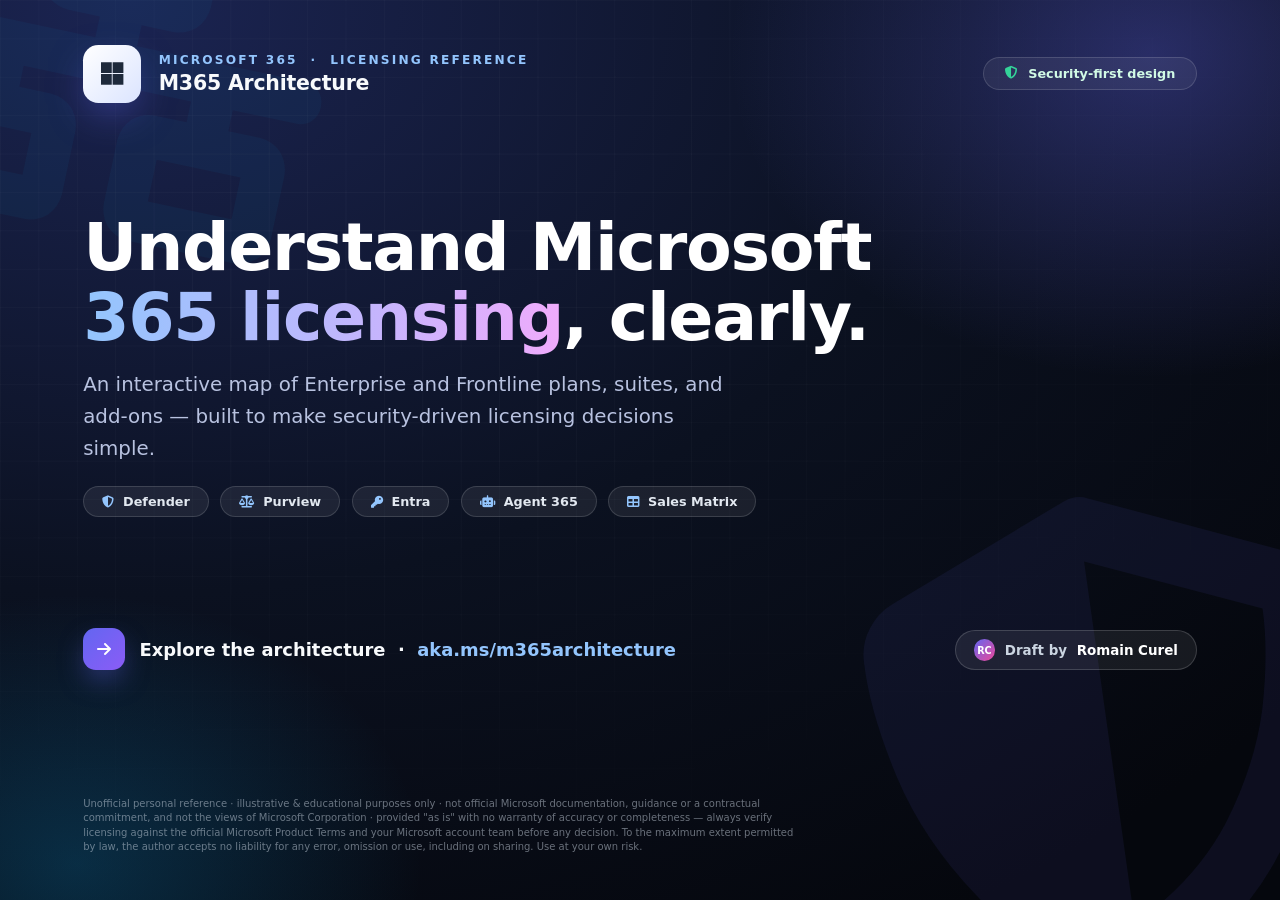
<file: index.html>
<!DOCTYPE html>
<html lang="en">
<head>
  <meta charset="UTF-8"/>
  <meta name="viewport" content="width=device-width, initial-scale=1.0"/>
  <meta http-equiv="Content-Security-Policy" content="default-src 'self'; script-src 'self' 'unsafe-inline'; style-src 'self' 'unsafe-inline' https://cdnjs.cloudflare.com; font-src 'self' https://cdnjs.cloudflare.com data:; img-src 'self' data:; connect-src 'self'; object-src 'none'; base-uri 'self'; form-action 'self';"/>
  <title>M365 Architecture — Microsoft 365 Licensing, Explained</title>
  <meta name="description" content="An interactive map of Microsoft 365 Enterprise and Frontline plans, suites, and add-ons — built to make security-driven licensing decisions simple."/>

  <!-- Social share preview (Teams/Outlook link unfurl) -->
  <meta property="og:title" content="M365 Architecture — Understand Microsoft 365 licensing, clearly."/>
  <meta property="og:description" content="An interactive map of Enterprise and Frontline plans, suites, and add-ons."/>
  <meta property="og:image" content="cover.png"/>
  <meta property="og:type" content="website"/>

  <link rel="stylesheet" href="https://cdnjs.cloudflare.com/ajax/libs/font-awesome/6.4.0/css/all.min.css"
        integrity="sha384-iw3OoTErCYJJB9mCa8LNS2hbsQ7M3C0EpIsO/H5+EGAkPGc6rk+V8i04oW/K5xq0"
        crossorigin="anonymous" referrerpolicy="no-referrer"/>

  <style>
    :root { color-scheme: dark; }
    * { margin: 0; padding: 0; box-sizing: border-box; }
    html, body {
      width: 100%;
      height: 100%;
      overflow: hidden; /* the hero always fills the viewport exactly, no scroll */
      font-family: 'Segoe UI', system-ui, -apple-system, sans-serif;
    }

    .cover {
      position: relative;
      width: 100vw;
      height: 100dvh; /* adapts to mobile browser chrome too */
      background:
        radial-gradient(55% 60% at 90% 6%, rgba(99,102,241,0.35) 0%, transparent 60%),
        radial-gradient(45% 50% at 6% 96%, rgba(14,165,233,0.22) 0%, transparent 60%),
        radial-gradient(120% 120% at 10% 0%, #1b2452 0%, #0b1120 55%, #05070d 100%);
      overflow: hidden;
      display: block;
      text-decoration: none;
      color: inherit;
      cursor: pointer;
    }

    /* faint security grid texture */
    .grid-overlay {
      position: absolute; inset: 0;
      background-image:
        linear-gradient(rgba(255,255,255,0.035) 1px, transparent 1px),
        linear-gradient(90deg, rgba(255,255,255,0.035) 1px, transparent 1px);
      background-size: clamp(28px, 3vw, 56px) clamp(28px, 3vw, 56px);
      -webkit-mask-image: radial-gradient(120% 100% at 30% 30%, black 0%, transparent 75%);
      mask-image: radial-gradient(120% 100% at 30% 30%, black 0%, transparent 75%);
    }

    /* giant faint shield / network watermarks, scaled with viewport */
    .shield-watermark {
      position: absolute;
      right: -6vw; bottom: -10vh;
      font-size: min(45vw, 55vh);
      color: rgba(99,102,241,0.08);
      transform: rotate(-8deg);
      pointer-events: none;
    }
    .shield-watermark-2 {
      position: absolute;
      left: -8vw; top: -12vh;
      font-size: min(30vw, 38vh);
      color: rgba(14,165,233,0.05);
      transform: rotate(12deg);
      pointer-events: none;
    }

    .content {
      position: relative;
      z-index: 2;
      height: 100%;
      width: 100%;
      padding: clamp(24px, 5vh, 96px) clamp(24px, 6.5vw, 120px);
      display: flex;
      flex-direction: column;
      justify-content: space-between;
      gap: clamp(16px, 2vh, 32px);
    }

    .top-row {
      display: flex;
      align-items: center;
      justify-content: space-between;
      gap: 16px;
      flex-wrap: wrap;
    }

    .brand { display: flex; align-items: center; gap: clamp(12px, 1.4vw, 22px); }
    .brand-logo {
      width: clamp(44px, 4.5vw, 76px);
      height: clamp(44px, 4.5vw, 76px);
      border-radius: clamp(12px, 1.2vw, 20px);
      background: linear-gradient(135deg, #ffffff 0%, #dbe4ff 100%);
      display: flex; align-items: center; justify-content: center;
      box-shadow: 0 14px 40px -10px rgba(99,102,241,0.6);
      flex-shrink: 0;
    }
    .brand-logo i { font-size: clamp(18px, 2vw, 36px); color: #1e293b; }
    .brand-text .eyebrow {
      font-size: clamp(10px, 0.95vw, 17px);
      font-weight: 800; letter-spacing: 0.18em; text-transform: uppercase;
      color: #93c5fd;
      margin-bottom: clamp(2px, 0.4vh, 6px);
      white-space: nowrap;
    }
    .brand-text .name {
      font-size: clamp(16px, 1.6vw, 30px);
      font-weight: 800; color: #f8fafc; letter-spacing: -0.01em;
      white-space: nowrap;
    }

    .security-badge {
      display: flex; align-items: center; gap: clamp(8px, 0.8vw, 14px);
      background: rgba(255,255,255,0.06);
      border: 1px solid rgba(255,255,255,0.14);
      padding: clamp(8px, 0.9vh, 16px) clamp(14px, 1.6vw, 30px);
      border-radius: 999px;
      color: #d1fae5;
      font-size: clamp(11px, 1vw, 19px);
      font-weight: 700;
      white-space: nowrap;
    }
    .security-badge i { color: #34d399; }

    .middle { max-width: 62vw; }
    .middle h1 {
      font-size: clamp(28px, 5.2vw, 98px);
      line-height: 1.05;
      font-weight: 800;
      color: #ffffff;
      letter-spacing: -0.02em;
      margin-bottom: clamp(12px, 1.8vh, 32px);
    }
    .middle h1 span {
      background: linear-gradient(90deg, #93c5fd 0%, #c4b5fd 60%, #f0abfc 100%);
      -webkit-background-clip: text;
      background-clip: text;
      color: transparent;
    }
    .middle p {
      font-size: clamp(13px, 1.55vw, 30px);
      line-height: 1.6;
      color: #b8c2e0;
      font-weight: 500;
      max-width: 52vw;
    }

    .pills { display: flex; gap: clamp(8px, 0.9vw, 16px); margin-top: clamp(16px, 2.4vh, 44px); flex-wrap: wrap; }
    .pill {
      font-size: clamp(11px, 1vw, 19px); font-weight: 700;
      padding: clamp(7px, 0.7vh, 13px) clamp(12px, 1.4vw, 26px);
      border-radius: 999px;
      background: rgba(255,255,255,0.07);
      border: 1px solid rgba(255,255,255,0.14);
      color: #e2e8f0;
      display: inline-flex; align-items: center; gap: clamp(6px, 0.7vw, 12px);
      white-space: nowrap;
    }
    .pill i { font-size: clamp(10px, 0.95vw, 18px); color: #93c5fd; }

    .bottom-row {
      display: flex;
      align-items: flex-end;
      justify-content: space-between;
      gap: 16px;
      flex-wrap: wrap;
    }

    .cta {
      display: flex; align-items: center; gap: clamp(10px, 1.1vw, 20px);
      color: #f8fafc;
      font-size: clamp(13px, 1.4vw, 26px);
      font-weight: 800;
      flex-wrap: wrap;
    }
    .cta .arrow-chip {
      width: clamp(38px, 3.3vw, 64px);
      height: clamp(38px, 3.3vw, 64px);
      border-radius: clamp(10px, 1vw, 18px);
      background: linear-gradient(135deg, #6366f1, #8b5cf6);
      display: flex; align-items: center; justify-content: center;
      box-shadow: 0 12px 30px -8px rgba(99,102,241,0.7);
      flex-shrink: 0;
      transition: transform 0.25s ease;
    }
    .cover:hover .arrow-chip { transform: translateX(4px); }
    .cta .arrow-chip i { color: white; font-size: clamp(13px, 1.25vw, 24px); }
    .cta .url { color: #93c5fd; font-weight: 700; }

    .credit {
      display: flex; align-items: center; gap: clamp(8px, 0.75vw, 14px);
      font-size: clamp(12px, 1.05vw, 20px);
      color: #cbd5e1;
      font-weight: 600;
      background: rgba(255,255,255,0.07);
      border: 1px solid rgba(255,255,255,0.16);
      padding: clamp(8px, 0.8vh, 15px) clamp(14px, 1.4vw, 26px);
      border-radius: 999px;
      white-space: nowrap;
    }
    .credit .avatar {
      width: clamp(20px, 1.7vw, 32px); height: clamp(20px, 1.7vw, 32px);
      border-radius: 50%;
      background: linear-gradient(135deg, #6366f1, #ec4899);
      display: flex; align-items: center; justify-content: center;
      font-size: clamp(9px, 0.75vw, 14px); color: white; font-weight: 800;
      flex-shrink: 0;
    }
    .credit strong { color: #ffffff; font-weight: 800; }

    /* Below ~560px tall or very narrow, drop non-essential chrome to always keep it one full screen */
    @media (max-height: 480px), (max-width: 420px) {
      .middle { max-width: 92vw; }
      .middle p { max-width: 90vw; }
      .security-badge span.full { display: none; }
    }
  </style>
</head>

<body>
  <a class="cover" href="M365/en/architecture.html" aria-label="Open the M365 Architecture tool">
    <div class="grid-overlay"></div>
    <i class="fa-solid fa-network-wired shield-watermark-2"></i>
    <i class="fa-solid fa-shield-halved shield-watermark"></i>

    <div class="content">
      <div class="top-row">
        <div class="brand">
          <div class="brand-logo"><i class="fa-brands fa-microsoft"></i></div>
          <div class="brand-text">
            <div class="eyebrow">Microsoft 365 &nbsp;·&nbsp; Licensing Reference</div>
            <div class="name">M365 Architecture</div>
          </div>
        </div>
        <div class="security-badge"><i class="fa-solid fa-shield-halved"></i> Security-first design</div>
      </div>

      <div class="middle">
        <h1>Understand Microsoft<br/><span>365 licensing</span>, clearly.</h1>
        <p>An interactive map of Enterprise and Frontline plans, suites, and add-ons — built to make security-driven licensing decisions simple.</p>
        <div class="pills">
          <span class="pill"><i class="fa-solid fa-shield-halved"></i> Defender</span>
          <span class="pill"><i class="fa-solid fa-scale-balanced"></i> Purview</span>
          <span class="pill"><i class="fa-solid fa-key"></i> Entra</span>
          <span class="pill"><i class="fa-solid fa-robot"></i> Agent 365</span>
          <span class="pill"><i class="fa-solid fa-table"></i> Sales Matrix</span>
        </div>
      </div>

      <div class="bottom-row">
        <div class="cta">
          <div class="arrow-chip"><i class="fa-solid fa-arrow-right"></i></div>
          <span>Explore the architecture &nbsp;·&nbsp; <span class="url">aka.ms/m365architecture</span></span>
        </div>
        <div class="credit"><span class="avatar">RC</span> Draft by <strong>Romain Curel</strong></div>
      </div>
      <div style="margin-top:16px; font-size:10px; line-height:1.45; color:rgba(203,213,225,0.5); max-width:720px; font-family:'Segoe UI',system-ui,sans-serif;">
        Unofficial personal reference · illustrative &amp; educational purposes only · not official Microsoft documentation, guidance or a contractual commitment, and not the views of Microsoft Corporation · provided "as is" with no warranty of accuracy or completeness — always verify licensing against the official Microsoft Product Terms and your Microsoft account team before any decision. To the maximum extent permitted by law, the author accepts no liability for any error, omission or use, including on sharing. Use at your own risk.
      </div>
    </div>
  </a>
</body>
</html>
</file>
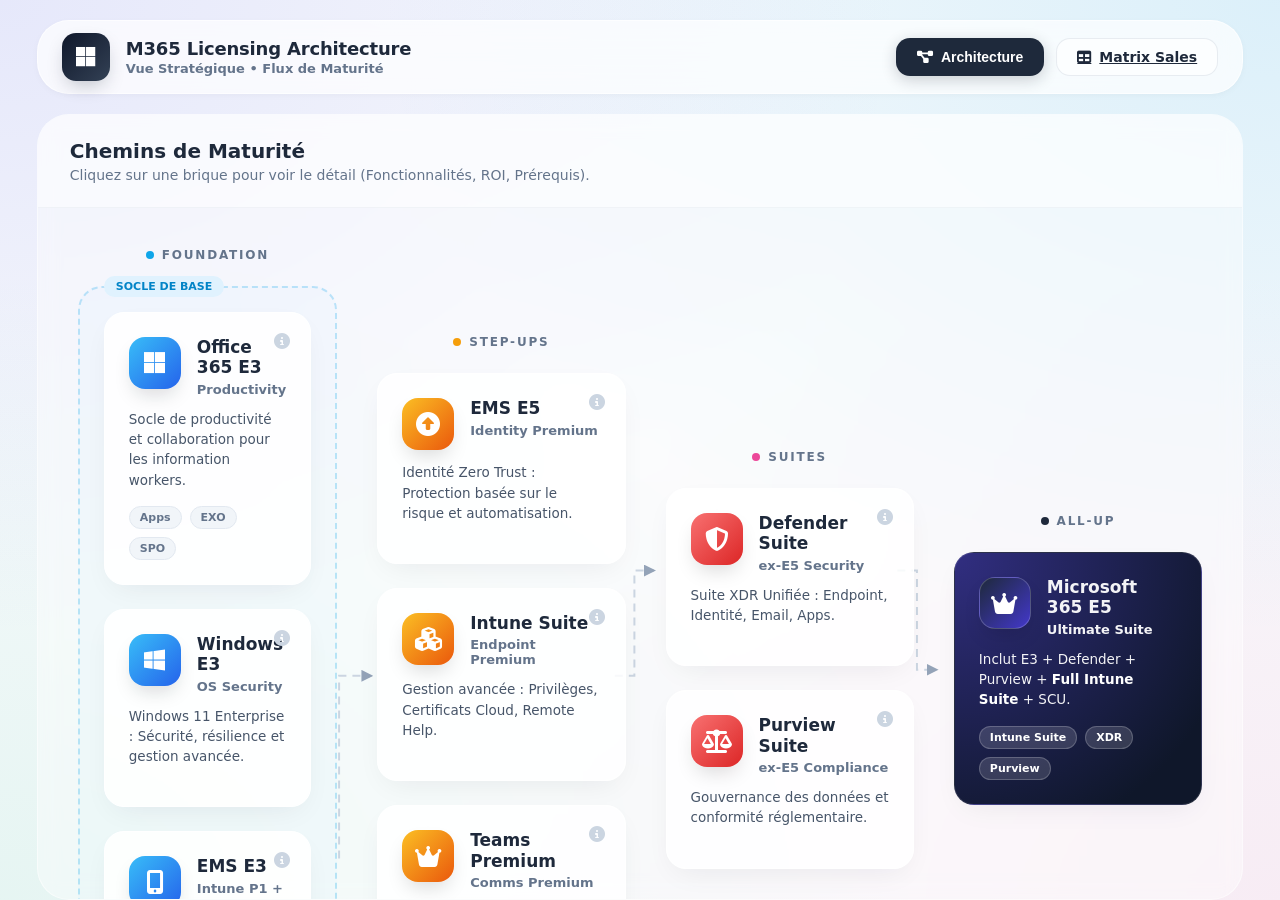
<file: architecture.html>
<!DOCTYPE html>
<html lang="fr">
<head>
  <meta charset="UTF-8"/>
  <meta name="viewport" content="width=device-width, initial-scale=1.0"/>
  <title>M365 Licensing — Architecture</title>
  
  <link rel="stylesheet" href="https://cdnjs.cloudflare.com/ajax/libs/font-awesome/6.4.0/css/all.min.css"/>
  
  <link rel="stylesheet" href="style.css"/>
</head>

<body>
  <div class="app">
    
    <div class="topbar">
      <div class="container">
        <div class="topbar-inner">
          <div class="brand">
            <div class="brand-logo"><i class="fa-brands fa-microsoft"></i></div>
            <div class="brand-text">
              <h1>M365 Licensing Architecture</h1>
              <p>Vue Stratégique • Flux de Maturité</p>
            </div>
          </div>
          
          <div class="nav-actions">
            <button class="btn active"><i class="fa-solid fa-diagram-project"></i> Architecture</button>
            <a href="matrix.html" class="btn"><i class="fa-solid fa-table"></i> Matrix Sales</a>
          </div>
        </div>
      </div>
    </div>

    <main class="container">
      <div class="view-panel">
        
        <div class="panel-header">
          <div class="panel-title">
            <h2>Chemins de Maturité</h2>
            <p>Cliquez sur une brique pour voir le détail (Fonctionnalités, ROI, Prérequis).</p>
          </div>
        </div>

        <div class="arch-board thin-scroll">
          <div class="arch-layout" id="layoutWrap">
            
            <svg class="flow-svg" id="flowSvg"></svg>

            <div class="arch-grid" id="archGrid"></div>

            <div class="footer-socle">
              <div class="card card-socle" onclick="openModal('soc')">
                <div class="card-icon icon-azure"><i class="fa-solid fa-cloud"></i></div>
                <div class="card-titles">
                  <h3>Azure Security (SOC Layer)</h3>
                  <span>Microsoft Sentinel + Defender for Cloud</span>
                </div>
                <div class="card-body">
                  Socle d'infrastructure transversal : SIEM/SOAR unifié + Protection Multi-Cloud (CNAPP).<br>
                  <strong>Facturation à la consommation (Pay-as-you-go).</strong>
                </div>
                <i class="fa-solid fa-circle-info" style="color:var(--color-text-light); font-size:20px;"></i>
              </div>
            </div>

          </div>
        </div>
      </div>
    </main>

    <div class="modal-overlay" id="modalOverlay">
      <div class="modal-content">
        <div class="modal-header">
          <div class="modal-title-group">
            <div class="modal-icon" id="mIcon"></div>
            <div class="modal-text">
              <h2 id="mTitle">Titre</h2>
              <span id="mMeta">Sous-titre</span>
            </div>
          </div>
          <button class="btn-close" onclick="closeModal()"><i class="fa-solid fa-xmark"></i></button>
        </div>

        <div class="modal-scroll thin-scroll">
          <div class="detail-grid">
            <div>
              <div class="detail-box">
                <div class="kicker"><i class="fa-solid fa-align-left"></i> Description</div>
                <div id="mDesc" style="font-size:14px; line-height:1.6; color:#334155; margin-bottom:20px;"></div>
                
                <div class="kicker"><i class="fa-solid fa-list-check"></i> Inclus</div>
                <ul id="mIncludes" class="clean-list"></ul>
              </div>

              <div class="detail-box">
                 <div class="kicker"><i class="fa-solid fa-bullseye"></i> Résultats Clés (Outcomes)</div>
                 <ul id="mOutcomes" class="clean-list"></ul>
              </div>
            </div>

            <div>
              <div class="detail-box">
                <div class="kicker"><i class="fa-solid fa-lightbulb"></i> Cas d'Usage</div>
                <ul id="mUseCases" class="clean-list"></ul>
              </div>

              <div class="detail-box" style="background:#f8fafc;">
                <div class="kicker"><i class="fa-solid fa-file-contract"></i> Licensing</div>
                <p id="mLicensing" style="font-size:13px; color:#475569; margin:0;"></p>
              </div>

              <div class="detail-box">
                <div class="kicker"><i class="fa-solid fa-link"></i> Ressources</div>
                <div id="mLinks" style="display:flex; flex-direction:column; gap:8px;"></div>
              </div>
            </div>
          </div>
        </div>
      </div>
    </div>

  </div>

  <script>
    /* ============================================================
       1. DATA CONFIGURATION (JSON)
       Modifiez ici pour changer le contenu sans toucher au HTML
    ============================================================ */
    
    // Structure de la grille
    const ARCH_STRUCTURE = [
      {
        id: "col1",
        title: "Foundation",
        dotColor: "#0ea5e9", // Sky
        isFoundationGroup: true, // Active le cadre pointillé
        items: ["o365e3", "winE3", "emsE3"]
      },
      {
        id: "col2",
        title: "Step-ups",
        dotColor: "#f59e0b", // Amber
        items: ["emsE5", "intuneSuite", "teamsPremium"]
      },
      {
        id: "col3",
        title: "Suites",
        dotColor: "#ec4899", // Rose
        items: ["e5Security", "e5Compliance"]
      },
      {
        id: "col4",
        title: "All-up",
        dotColor: "#1e293b", // Slate
        items: ["m365E5"]
      }
    ];

    // Détail des cartes
    const CARDS_DATA = {
      o365e3: {
        title: "Office 365 E3",
        sub: "Productivity",
        icon: "fa-brands fa-microsoft",
        iconClass: "icon-blue",
        pills: ["Apps", "EXO", "SPO"],
        desc: "Socle de productivité et collaboration pour les information workers.",
        includes: ["M365 Apps for Enterprise", "Exchange Online P2", "SharePoint & OneDrive", "Defender for Office P1"],
        outcomes: ["Standardisation", "Collaboration fluide"],
        useCases: ["Intranet", "Migration Exchange", "Travail hybride"],
        links: [{label:"Service Description", url:"#"}]
      },
      winE3: {
        title: "Windows E3",
        sub: "OS Security",
        icon: "fa-brands fa-windows",
        iconClass: "icon-blue",
        desc: "Windows 11 Enterprise : Sécurité, résilience et gestion avancée.",
        includes: ["Windows Autopatch", "Universal Print", "Quick Machine Recovery"],
        outcomes: ["Réduction MTTR", "Sécurité OS homogène"],
        useCases: ["Modernisation parc", "Gestion patchs"],
        links: [{label:"Windows Autopatch", url:"#"}]
      },
      emsE3: {
        id: "card-emsE3", // ID spécifique pour les flèches
        title: "EMS E3",
        sub: "Intune P1 + Entra P1",
        icon: "fa-solid fa-mobile-screen-button",
        iconClass: "icon-blue",
        desc: "Le point de départ identité & device management (MFA + MDM).",
        includes: ["Intune Plan 1", "Entra ID Plan 1", "Information Protection P1"],
        outcomes: ["Contrôle d'accès", "Gestion mobiles"],
        useCases: ["MFA pour tous", "Enrôlement mobiles"],
        links: [{label:"Intune Docs", url:"#"}]
      },
      emsE5: {
        title: "EMS E5",
        sub: "Identity Premium",
        icon: "fa-solid fa-circle-up",
        iconClass: "icon-orange",
        desc: "Identité Zero Trust : Protection basée sur le risque et automatisation.",
        includes: ["Entra ID P2", "Defender for Cloud Apps", "Defender for Identity"],
        outcomes: ["Automatisation identité", "Visibilité Shadow IT"],
        useCases: ["PIM (Just-in-time)", "Risk-based CA"],
        links: [{label:"Entra ID P2", url:"#"}]
      },
      intuneSuite: {
        id: "card-intuneSuite",
        title: "Intune Suite",
        sub: "Endpoint Premium",
        icon: "fa-solid fa-cubes",
        iconClass: "icon-orange",
        desc: "Gestion avancée : Privilèges, Certificats Cloud, Remote Help.",
        includes: ["Endpoint Privilege Mgmt", "Cloud PKI", "Remote Help", "Advanced Analytics"],
        outcomes: ["Moins d'outils tiers", "Support IT rapide"],
        useCases: ["Suppression admin local", "Certificats sans AD CS"],
        links: [{label:"Intune Suite", url:"#"}]
      },
      teamsPremium: {
        title: "Teams Premium",
        sub: "Comms Premium",
        icon: "fa-solid fa-crown",
        iconClass: "icon-orange",
        desc: "IA, Webinaires avancés et protection des réunions.",
        includes: ["Intelligent Recap (IA)", "Traduction live", "Watermarking"],
        outcomes: ["Productivité réunions", "Confidentialité"],
        useCases: ["Comités de direction", "Webinaires externes"],
        links: [{label:"Teams Premium", url:"#"}]
      },
      e5Security: {
        id: "card-e5Security",
        title: "Defender Suite",
        sub: "ex-E5 Security",
        icon: "fa-solid fa-shield-halved",
        iconClass: "icon-red",
        desc: "Suite XDR Unifiée : Endpoint, Identité, Email, Apps.",
        includes: ["Defender for Endpoint P2", "Defender for Office P2", "Defender for Identity", "Defender for Cloud Apps"],
        outcomes: ["Consolidation SOC", "Réponse auto"],
        useCases: ["Protection Ransomware", "Chasse aux menaces"],
        links: [{label:"Defender XDR", url:"#"}]
      },
      e5Compliance: {
        title: "Purview Suite",
        sub: "ex-E5 Compliance",
        icon: "fa-solid fa-scale-balanced",
        iconClass: "icon-red",
        desc: "Gouvernance des données et conformité réglementaire.",
        includes: ["Information Protection", "DLP Endpoint/Teams", "Insider Risk", "eDiscovery Premium"],
        outcomes: ["Protection Données", "Conformité"],
        useCases: ["Fuite de données", "Enquêtes RH"],
        links: [{label:"Purview", url:"#"}]
      },
      m365E5: {
        id: "card-m365E5",
        title: "Microsoft 365 E5",
        sub: "Ultimate Suite",
        icon: "fa-solid fa-crown",
        iconClass: "icon-dark", // Sera surchargé par le style Hero
        isHero: true, // Déclenche le style spécial
        pills: ["Intune Suite", "XDR", "Purview"],
        desc: "Inclut E3 + Defender + Purview + <strong>Full Intune Suite</strong> + SCU.",
        includes: ["Tout E3", "Tout Defender Suite", "Tout Purview Suite", "Tout Intune Suite", "Power BI Pro", "Phone System"],
        outcomes: ["Consolidation Max", "Sécurité Intégrée"],
        useCases: ["Transformation Zero Trust", "Full Stack Microsoft"],
        links: [{label:"M365 Maps", url:"#"}]
      },
      soc: {
        title: "Azure Security",
        sub: "SOC Layer",
        icon: "fa-solid fa-cloud",
        iconClass: "icon-azure",
        desc: "SIEM Cloud-native et protection d'infrastructure Multi-Cloud.",
        includes: ["Microsoft Sentinel", "Defender for Cloud", "Log Analytics"],
        outcomes: ["Vision unique", "Automatisation SOC"],
        useCases: ["SOC Unifié", "Protection AWS/GCP"],
        licensing: "Pay-as-you-go (Consommation Azure)",
        links: [{label:"Sentinel", url:"#"}]
      }
    };

    /* ============================================================
       2. RENDERING LOGIC
    ============================================================ */
    const gridEl = document.getElementById("archGrid");

    function renderGrid() {
      gridEl.innerHTML = ARCH_STRUCTURE.map(col => {
        
        // Génération des cartes de la colonne
        const cardsHtml = col.items.map(key => {
          const d = CARDS_DATA[key];
          const heroClass = d.isHero ? "card-hero" : "";
          const domId = d.id ? `id="${d.id}"` : ""; // Pour les flèches
          
          // Pills (si présents)
          const pillsHtml = d.pills ? `<div class="pills">${d.pills.map(p => `<span class="pill">${p}</span>`).join('')}</div>` : '';

          return `
            <div class="card ${heroClass}" ${domId} onclick="openModal('${key}')">
              <div class="card-header">
                <div class="card-icon ${d.iconClass}"><i class="${d.icon}"></i></div>
                <div class="card-titles">
                  <h3>${d.title}</h3>
                  <span>${d.sub}</span>
                </div>
              </div>
              <div class="card-body">
                ${d.desc}
              </div>
              ${pillsHtml}
              ${!d.isHero ? '<i class="fa-solid fa-circle-info" style="position:absolute; top:20px; right:20px; color:#cbd5e1;"></i>' : ''}
            </div>
          `;
        }).join('');

        // Wrapper "Foundation" si nécessaire
        let contentHtml = `<div class="stack">${cardsHtml}</div>`;
        if (col.isFoundationGroup) {
          contentHtml = `<div class="foundation-group"><span class="foundation-label">Socle de base</span>${contentHtml}</div>`;
        }

        return `
          <div class="arch-col">
            <div class="col-header">
              <span class="dot" style="background:${col.dotColor}"></span> ${col.title}
            </div>
            ${contentHtml}
          </div>
        `;
      }).join('');
    }

    /* ============================================================
       3. MODAL LOGIC
    ============================================================ */
    const modalOverlay = document.getElementById("modalOverlay");
    
    function openModal(key) {
      const d = CARDS_DATA[key];
      if (!d) return;

      // Populate Data
      document.getElementById("mIcon").className = `modal-icon ${d.iconClass}`;
      document.getElementById("mIcon").innerHTML = `<i class="${d.icon}"></i>`;
      document.getElementById("mTitle").innerText = d.title;
      document.getElementById("mMeta").innerText = d.sub;
      document.getElementById("mDesc").innerHTML = d.desc;
      document.getElementById("mLicensing").innerText = d.licensing || "Licence par utilisateur (User SL).";

      // Helpers for lists
      const mkList = (arr) => (arr||[]).map(x => `<li><i class="fa-solid fa-check"></i> ${x}</li>`).join('');
      const mkLinks = (arr) => (arr||[]).map(l => `<a href="${l.url}" target="_blank" class="btn" style="width:100%; justify-content:space-between; margin-bottom:5px; font-size:12px;">${l.label} <i class="fa-solid fa-external-link-alt"></i></a>`).join('');

      document.getElementById("mIncludes").innerHTML = mkList(d.includes);
      document.getElementById("mOutcomes").innerHTML = mkList(d.outcomes).replace(/fa-check/g, 'fa-bullseye');
      document.getElementById("mUseCases").innerHTML = mkList(d.useCases).replace(/fa-check/g, 'fa-bolt');
      document.getElementById("mLinks").innerHTML = mkLinks(d.links);

      modalOverlay.classList.add("active");
    }

    function closeModal() {
      modalOverlay.classList.remove("active");
    }

    // Close on click outside
    modalOverlay.addEventListener("click", (e) => {
      if (e.target === modalOverlay) closeModal();
    });

    /* ============================================================
       4. ARROW DRAWING (Orthogonal SI Style)
    ============================================================ */
    function drawArrows() {
      const svg = document.getElementById("flowSvg");
      const wrap = document.getElementById("layoutWrap");
      
      // Nettoyage
      svg.innerHTML = `
        <defs>
          <marker id="arrowHead" markerWidth="6" markerHeight="6" refX="5" refY="3" orient="auto">
            <path d="M0,0 L6,3 L0,6 Z" fill="#94a3b8" />
          </marker>
        </defs>
      `;

      // Définition des liaisons
      // IMPORTANT: Les IDs doivent exister dans le HTML généré (cf CARDS_DATA ids)
      connect("card-emsE3", "card-intuneSuite", svg, wrap);
      connect("card-intuneSuite", "card-e5Security", svg, wrap);
      connect("card-e5Security", "card-m365E5", svg, wrap);
    }

    function connect(id1, id2, svg, wrap) {
      const el1 = document.getElementById(id1);
      const el2 = document.getElementById(id2);
      if(!el1 || !el2) return;

      const r1 = el1.getBoundingClientRect();
      const r2 = el2.getBoundingClientRect();
      const wR = wrap.getBoundingClientRect();

      // Start point: Middle Right of Card 1
      const x1 = r1.right - wR.left;
      const y1 = r1.top - wR.top + (r1.height / 2);

      // End point: Middle Left of Card 2
      const x2 = r2.left - wR.left;
      const y2 = r2.top - wR.top + (r2.height / 2);

      // Midpoint for orthogonal turn
      const mx = x1 + (x2 - x1) / 2;

      // Create Path
      const path = document.createElementNS("http://www.w3.org/2000/svg", "path");
      // M start -> L mid_x, start_y -> L mid_x, end_y -> L end_x, end_y
      const d = `M ${x1} ${y1} L ${mx} ${y1} L ${mx} ${y2} L ${x2} ${y2}`;
      
      path.setAttribute("class", "flow-line");
      path.setAttribute("d", d);
      path.setAttribute("marker-end", "url(#arrowHead)");
      
      svg.appendChild(path);
    }

    /* ============================================================
       5. INITIALIZATION
    ============================================================ */
    document.addEventListener("DOMContentLoaded", () => {
      renderGrid();
      // Petit délai pour laisser le temps au DOM de se placer avant de dessiner les flèches
      setTimeout(drawArrows, 100);
      window.addEventListener("resize", () => setTimeout(drawArrows, 100));
    });

  </script>
</body>
</html>
</file>
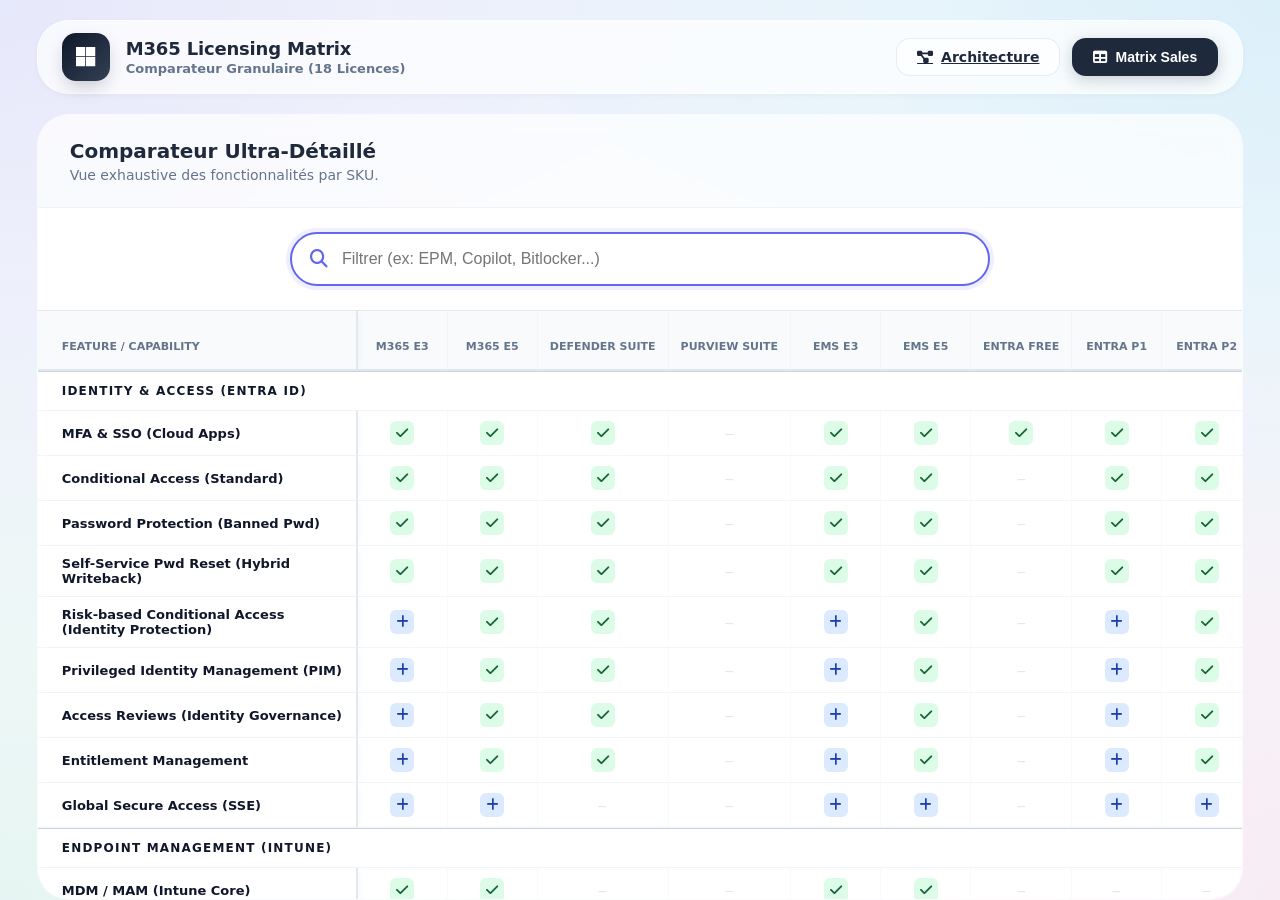
<file: matrix.html>
<!DOCTYPE html>
<html lang="fr">
<head>
  <meta charset="UTF-8"/>
  <meta name="viewport" content="width=device-width, initial-scale=1.0"/>
  <title>M365 Licensing — Ultimate Matrix</title>
  
  <link rel="stylesheet" href="https://cdnjs.cloudflare.com/ajax/libs/font-awesome/6.4.0/css/all.min.css"/>
  
  <link rel="stylesheet" href="style.css"/>

  <style>
    /* STYLES SPÉCIFIQUES POUR LA GRANDE MATRIX */
    .matrix-table-container {
      width: 100%;
      overflow-x: auto; /* Scroll horizontal vital ici */
      border-radius: 0 0 var(--radius-lg) var(--radius-lg);
    }

    table {
      border-collapse: separate; /* Nécessaire pour le sticky */
      border-spacing: 0;
      width: max-content; /* Le tableau s'étend autant que nécessaire */
      min-width: 100%;
    }

    /* En-têtes */
    thead th {
      background: #f8fafc;
      padding: 16px 12px;
      font-size: 11px;
      font-weight: 800;
      color: #64748b;
      border-bottom: 2px solid #e2e8f0;
      border-right: 1px solid #f1f5f9;
      text-align: center;
      vertical-align: bottom;
      height: 60px;
      min-width: 90px; /* Largeur min des colonnes */
    }

    /* Première colonne (Feature Name) figée */
    thead th:first-child,
    tbody td:first-child {
      position: sticky;
      left: 0;
      background: white;
      z-index: 30; /* Au-dessus des autres cellules */
      width: 320px;
      min-width: 320px;
      max-width: 320px;
      text-align: left;
      padding-left: 24px;
      border-right: 2px solid #e2e8f0;
      box-shadow: 4px 0 8px -4px rgba(0,0,0,0.05);
    }
    
    /* Header Feature figé en haut ET à gauche */
    thead th:first-child {
      z-index: 40; /* Au-dessus de tout */
      background: #f8fafc;
    }

    /* Lignes de catégorie */
    .tr-category td {
      background: #f1f5f9;
      color: var(--accent-indigo);
      font-weight: 800;
      text-transform: uppercase;
      letter-spacing: 0.1em;
      padding: 12px 24px;
      text-align: left;
      position: sticky;
      left: 0;
    }

    /* Cellules */
    tbody td {
      padding: 10px 8px;
      border-bottom: 1px solid #f1f5f9;
      border-right: 1px solid #f8fafc;
      text-align: center;
      font-size: 13px;
    }

    /* Badges compacts pour la grande matrix */
    .dot-badge {
      width: 24px; height: 24px;
      border-radius: 6px;
      display: inline-flex;
      align-items: center;
      justify-content: center;
      font-size: 14px;
    }
    .dot-inc { background: #dcfce7; color: #166534; }
    .dot-add { background: #dbeafe; color: #1e40af; }
    .dot-no  { color: #e2e8f0; font-size: 10px; }
    
    /* Hover Row */
    tbody tr:hover td { background: #f8fafc; }
    tbody tr:hover td:first-child { background: #f8fafc; }

  </style>
</head>

<body>
  <div class="app">
    
    <div class="topbar">
      <div class="container">
        <div class="topbar-inner">
          <div class="brand">
            <div class="brand-logo"><i class="fa-brands fa-microsoft"></i></div>
            <div class="brand-text">
              <h1>M365 Licensing Matrix</h1>
              <p>Comparateur Granulaire (18 Licences)</p>
            </div>
          </div>
          <div class="nav-actions">
            <a href="architecture.html" class="btn"><i class="fa-solid fa-diagram-project"></i> Architecture</a>
            <button class="btn active"><i class="fa-solid fa-table"></i> Matrix Sales</button>
          </div>
        </div>
      </div>
    </div>

    <main class="container" style="max-width: 100%;"> <div class="view-panel">
        
        <div class="panel-header">
          <div class="panel-title">
            <h2>Comparateur Ultra-Détaillé</h2>
            <p>Vue exhaustive des fonctionnalités par SKU.</p>
          </div>
        </div>

        <div class="matrix-search-container">
          <div class="search-input-wrapper">
            <i class="fa-solid fa-magnifying-glass"></i>
            <input type="text" id="q" class="search-input" placeholder="Filtrer (ex: EPM, Copilot, Bitlocker...)" autofocus>
          </div>
        </div>

        <div class="matrix-table-container thin-scroll">
          <table>
            <thead id="mxThead">
              </thead>
            <tbody id="mxTbody">
              <tr><td style="padding:40px; text-align:center;">Chargement...</td></tr>
            </tbody>
          </table>
        </div>

      </div>
    </main>
  </div>

  <script>
    let MATRIX_DATA = {};
    const thead = document.getElementById("mxThead");
    const tbody = document.getElementById("mxTbody");
    const qInput = document.getElementById("q");

    async function loadData() {
      try {
        const response = await fetch('datamatrix.json');
        if (!response.ok) throw new Error("Erreur HTTP");
        MATRIX_DATA = await response.json();
        renderTable();
      } catch (error) {
        console.error(error);
        tbody.innerHTML = `<tr><td style="padding:40px;color:red;text-align:center;">Impossible de charger datamatrix.json (CORS/Serveur requis).</td></tr>`;
      }
    }

    function renderTable() {
      const query = qInput.value.toLowerCase().trim();
      
      // 1. Générer le Header (Colonnes)
      // On s'assure que data.columns existe
      if (!MATRIX_DATA.columns) return;
      
      let headerHtml = `<tr><th>Feature / Capability</th>`;
      MATRIX_DATA.columns.forEach(col => {
        headerHtml += `<th>${col}</th>`;
      });
      headerHtml += `</tr>`;
      thead.innerHTML = headerHtml;

      // 2. Générer le Body
      let bodyHtml = "";
      let hasResults = false;

      MATRIX_DATA.matrix.forEach(group => {
        const matches = group.items.filter(i => i.name.toLowerCase().includes(query));
        
        if (matches.length > 0) {
          hasResults = true;
          // Ligne Catégorie (colspan = nb colonnes + 1)
          bodyHtml += `<tr class="tr-category"><td colspan="${MATRIX_DATA.columns.length + 1}">${group.category}</td></tr>`;
          
          matches.forEach(item => {
            bodyHtml += `<tr>
              <td>${item.name}</td>
              ${item.vals.map(val => {
                // Rendu compact (Icone seule) pour gagner de la place
                if (val === 1) return `<td><div class="dot-badge dot-inc" title="Inclus"><i class="fa-solid fa-check"></i></div></td>`;
                if (val === 2) return `<td><div class="dot-badge dot-add" title="Add-on"><i class="fa-solid fa-plus"></i></div></td>`;
                return `<td><span class="dot-no"><i class="fa-solid fa-minus"></i></span></td>`;
              }).join('')}
            </tr>`;
          });
        }
      });

      if (!hasResults) {
        bodyHtml = `<tr><td colspan="${MATRIX_DATA.columns.length + 1}" style="text-align:center;padding:40px;">Aucun résultat.</td></tr>`;
      }

      tbody.innerHTML = bodyHtml;
    }

    qInput.addEventListener("input", renderTable);
    document.addEventListener("DOMContentLoaded", loadData);
  </script>
</body>
</html>
</file>
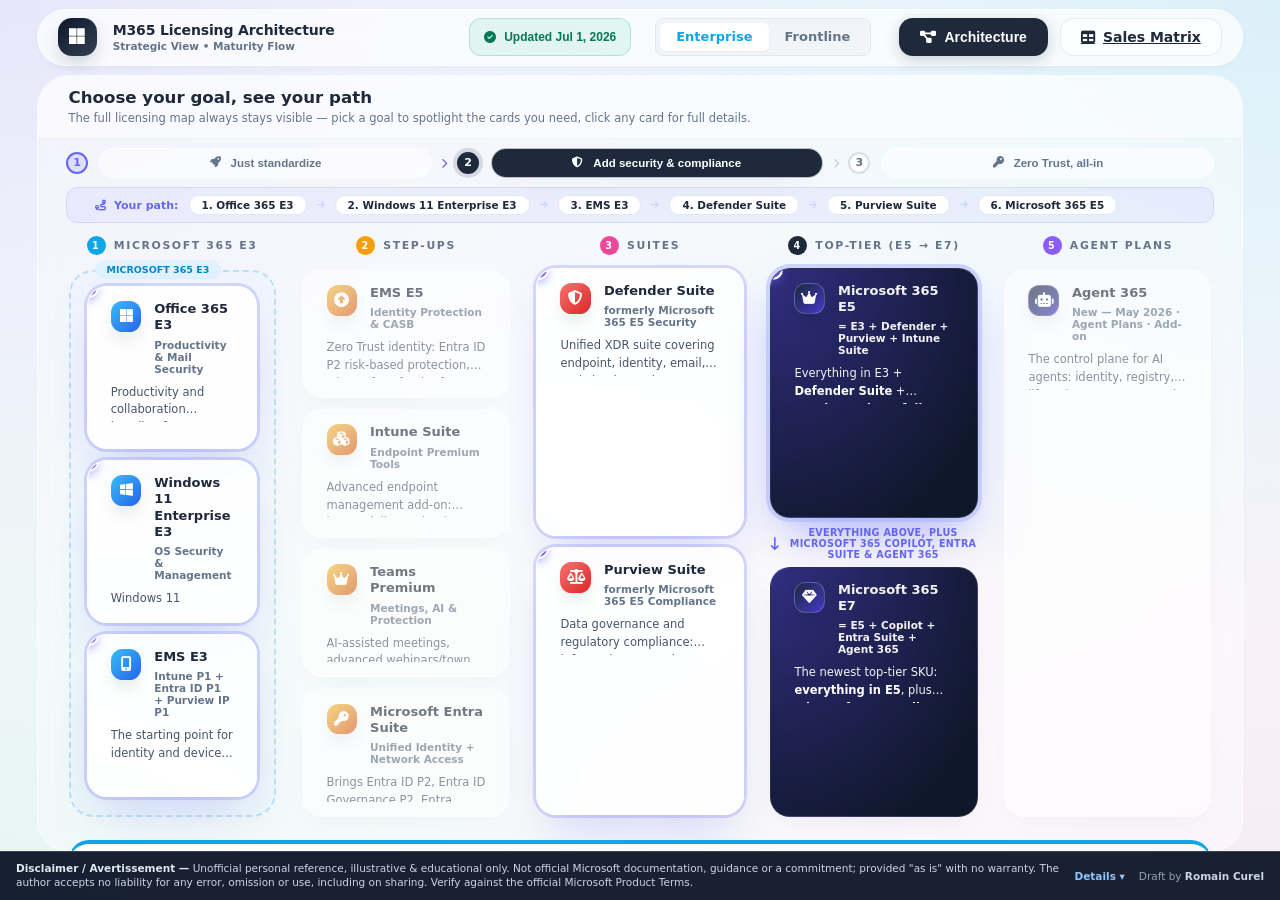
<file: preprod/architecture.html>
<!DOCTYPE html>
<html lang="en">
<head>
  <meta charset="UTF-8"/>
  <meta name="viewport" content="width=device-width, initial-scale=1.0"/>
  <meta http-equiv="Content-Security-Policy" content="default-src 'self'; script-src 'self' 'unsafe-inline'; style-src 'self' 'unsafe-inline' https://cdnjs.cloudflare.com; font-src 'self' https://cdnjs.cloudflare.com data:; img-src 'self' data:; connect-src 'self'; object-src 'none'; base-uri 'self'; form-action 'self';"/>
  <title>M365 Licensing — Architecture</title>

  <link rel="stylesheet" href="https://cdnjs.cloudflare.com/ajax/libs/font-awesome/6.4.0/css/all.min.css"
        integrity="sha384-iw3OoTErCYJJB9mCa8LNS2hbsQ7M3C0EpIsO/H5+EGAkPGc6rk+V8i04oW/K5xq0"
        crossorigin="anonymous" referrerpolicy="no-referrer"/>
  <link rel="stylesheet" href="style.css?v=20260701"/>
</head>

<body>
  <div class="app">
    
    <div class="topbar">
      <div class="container">
        <div class="topbar-inner">
          <div class="brand">
            <div class="brand-logo"><i class="fa-brands fa-microsoft"></i></div>
            <div class="brand-text">
              <h1>M365 Licensing Architecture</h1>
              <p>Strategic View • Maturity Flow</p>
            </div>
          </div>
          
          <div class="nav-actions">
            <button class="source-badge" onclick="openChangelog()" title="View what changed in the July 2026 update">
              <i class="fa-solid fa-circle-check"></i> Updated Jul 1, 2026
            </button>

            <div class="persona-switch">
              <span class="ps-btn active-ent">Enterprise</span>
              <a href="frontline_arch.html" class="ps-btn">Frontline</a>
            </div>

            <button class="btn active"><i class="fa-solid fa-diagram-project"></i> Architecture</button>
            <a href="matrix.html?persona=enterprise" class="btn"><i class="fa-solid fa-table"></i> Sales Matrix</a>
          </div>
        </div>
      </div>
    </div>

    <main class="container">
      <div class="view-panel">
        
        <div class="panel-header">
          <div class="panel-title">
            <h2>Choose your goal, see your path</h2>
            <p>The full licensing map always stays visible — pick a goal to spotlight the cards you need, click any card for full details.</p>
          </div>
        </div>

        <div class="goal-strip" id="goalStrip"></div>
        <div class="path-caption" id="pathCaption"></div>

        <div class="arch-board thin-scroll">
          <div class="arch-layout" id="layoutWrap">
            
            <svg class="flow-svg" id="flowSvg"></svg>

            <div class="arch-grid" id="archGrid">
                <div style="grid-column:1/-1; text-align:center; padding:40px; color:#64748b;">Loading Architecture...</div>
            </div>

            <div class="footer-socle" id="footerSocle" style="display:none;">
              <div class="card card-socle" onclick="openModal('soc')">
                <div class="card-icon icon-azure"><i class="fa-solid fa-cloud"></i></div>
                <div class="card-titles">
                  <h3>Azure Security (SOC Layer)</h3>
                  <span>Microsoft Sentinel + Defender for Cloud</span>
                </div>
                <div class="card-body">
                  Transversal Infrastructure Layer: Unified SIEM/SOAR + Multi-Cloud Protection (CNAPP).<br>
                  <strong>Pay-as-you-go (Azure Consumption).</strong>
                </div>
                <i class="fa-solid fa-circle-info" style="color:var(--color-text-light); font-size:20px;"></i>
              </div>
            </div>

          </div>
        </div>
      </div>
    </main>

    <div class="modal-overlay" id="modalOverlay">
      <div class="modal-content">
        <div class="modal-header">
          <div class="modal-title-group">
            <div class="modal-icon" id="mIcon"></div>
            <div class="modal-text">
              <h2 id="mTitle">Title</h2>
              <span id="mMeta">Subtitle</span>
              <div id="mPills" class="pills modal-pills"></div>
            </div>
          </div>
          <button class="btn-close" onclick="closeModal()"><i class="fa-solid fa-xmark"></i></button>
        </div>

        <div class="modal-scroll thin-scroll">
          <div class="detail-grid">
            <div>
              <div class="detail-box">
                <div class="kicker"><i class="fa-solid fa-align-left"></i> Description</div>
                <div id="mDesc" style="font-size:14px; line-height:1.6; color:#334155; margin-bottom:20px;"></div>
                
                <div class="kicker"><i class="fa-solid fa-list-check"></i> Included Capabilities</div>
                <ul id="mIncludes" class="clean-list"></ul>
              </div>

              <div class="detail-box">
                 <div class="kicker"><i class="fa-solid fa-bullseye"></i> Key Outcomes</div>
                 <ul id="mOutcomes" class="clean-list"></ul>
              </div>
            </div>

            <div>
              <div class="detail-box">
                <div class="kicker"><i class="fa-solid fa-lightbulb"></i> Use Cases</div>
                <ul id="mUseCases" class="clean-list"></ul>
              </div>

              <div class="detail-box" style="background:#f8fafc;">
                <div class="kicker"><i class="fa-solid fa-file-contract"></i> Licensing</div>
                <p id="mLicensing" style="font-size:13px; color:#475569; margin:0;"></p>
              </div>

              <div class="detail-box">
                <div class="kicker"><i class="fa-solid fa-link"></i> Resources</div>
                <div id="mLinks" style="display:flex; flex-direction:column; gap:8px;"></div>
              </div>
            </div>
          </div>
        </div>
      </div>
    </div>

    <div class="modal-overlay" id="changelogOverlay">
      <div class="modal-content" style="width:min(720px, 95%);">
        <div class="modal-header">
          <div class="modal-title-group">
            <div class="modal-icon" style="background:#059669;"><i class="fa-solid fa-clock-rotate-left"></i></div>
            <div class="modal-text">
              <h2>What's new</h2>
              <span>Changes since the previous licensing comparison</span>
            </div>
          </div>
          <button class="btn-close" onclick="closeChangelog()"><i class="fa-solid fa-xmark"></i></button>
        </div>
        <div class="modal-scroll thin-scroll" style="background:white;">
          <ul class="changelog-list" id="changelogList">
            <li class="changelog-row"><span class="changelog-date">—</span><div class="changelog-body">Loading…</div></li>
          </ul>
        </div>
      </div>
    </div>

  </div>

  <script type="application/json" id="site-data">
{
  "architecture": {
    "structure": [
      {
        "id": "col1",
        "title": "Microsoft 365 E3",
        "dotColor": "#0ea5e9",
        "isFoundationGroup": true,
        "items": ["o365e3", "winE3", "emsE3"]
      },
      {
        "id": "col2",
        "title": "Step-ups",
        "dotColor": "#f59e0b",
        "items": ["emsE5", "intuneSuite", "teamsPremium", "entraSuite"]
      },
      {
        "id": "col3",
        "title": "Suites",
        "dotColor": "#ec4899",
        "items": ["e5Security", "e5Compliance"]
      },
      {
        "id": "col4",
        "title": "Top-tier (E5 → E7)",
        "dotColor": "#1e293b",
        "items": ["m365E5", "m365E7"]
      },
      {
        "id": "col5",
        "title": "Agent Plans",
        "dotColor": "#8b5cf6",
        "items": ["agent365"]
      }
    ],
    "goals": [
      {
        "id": "standardize",
        "label": "Just standardize",
        "icon": "fa-solid fa-rocket",
        "path": ["o365e3", "winE3", "emsE3"]
      },
      {
        "id": "secure",
        "label": "Add security & compliance",
        "icon": "fa-solid fa-shield-halved",
        "path": ["o365e3", "winE3", "emsE3", "e5Security", "e5Compliance", "m365E5"]
      },
      {
        "id": "zerotrust",
        "label": "Zero Trust, all-in",
        "icon": "fa-solid fa-key",
        "path": ["o365e3", "winE3", "emsE3", "entraSuite", "e5Security", "e5Compliance", "m365E5", "m365E7", "agent365"]
      }
    ],
    "cards": {
      "o365e3": {
        "title": "Office 365 E3",
        "sub": "Productivity & Mail Security",
        "icon": "fa-brands fa-microsoft",
        "iconClass": "icon-blue",
        "pills": ["Apps", "EXO", "SPO", "Copilot Chat"],
        "desc": "Productivity and collaboration baseline for information workers: desktop Office apps, mail, meetings, and file storage.",
        "includes": ["M365 Apps for Enterprise", "Exchange Online Plan 2 (100 GB mailbox)", "SharePoint Plan 2 & OneDrive Plan 2", "Microsoft Teams", "Defender for Office 365 Plan 1", "Copilot Chat + Copilot Chat Analytics (included)"],
        "outcomes": ["Standardization", "Fluid collaboration", "Baseline mail hygiene"],
        "useCases": ["Intranet", "Exchange migration", "Hybrid work"],
        "licensing": "Per-user subscription license (User SL). Foundation of the Microsoft 365 E3 suite.",
        "links": [
          {"label": "Office 365 E3 overview", "url": "https://www.microsoft.com/en-us/microsoft-365/enterprise/office-365-e3"},
          {"label": "Compare all Microsoft 365 plans", "url": "https://www.microsoft.com/en-us/microsoft-365/enterprise/microsoft-365-plans-and-pricing"}
        ]
      },
      "winE3": {
        "title": "Windows 11 Enterprise E3",
        "sub": "OS Security & Management",
        "icon": "fa-brands fa-windows",
        "iconClass": "icon-blue",
        "desc": "Windows 11 Enterprise: advanced OS security, resilience, and management rights on top of Windows 11 Pro.",
        "includes": ["Windows Autopatch", "Universal Print", "BitLocker management", "Credential Guard & App Control", "Virtual Desktop Access (VDA) rights", "Windows Autopilot"],
        "outcomes": ["Reduced MTTR", "Consistent OS security", "Attack surface reduction"],
        "useCases": ["Fleet modernization", "Patch management", "VDI / AVD entitlement"],
        "licensing": "Per-user subscription; upgrades any qualifying Windows license to Enterprise edition.",
        "links": [
          {"label": "Windows 11 Enterprise", "url": "https://www.microsoft.com/en-us/microsoft-365/windows/windows-11-enterprise"},
          {"label": "Windows Autopatch docs", "url": "https://learn.microsoft.com/en-us/windows/deployment/windows-autopatch/overview/windows-autopatch-overview"}
        ]
      },
      "emsE3": {
        "id": "card-emsE3",
        "title": "EMS E3",
        "sub": "Intune P1 + Entra ID P1 + Purview IP P1",
        "icon": "fa-solid fa-mobile-screen-button",
        "iconClass": "icon-blue",
        "desc": "The starting point for identity and device management: conditional access, MDM/MAM, and baseline information protection.",
        "includes": ["Microsoft Intune Plan 1", "Microsoft Intune Remote Help (Intune Suite)", "Microsoft Intune Advanced Analytics (Intune Suite)", "Microsoft Entra ID Plan 1", "Information protection (manual labeling)", "Microsoft Entra ID Governance (base)"],
        "outcomes": ["Conditional access everywhere", "Mobile device management", "Basic data protection"],
        "useCases": ["MFA for all users", "Mobile enrollment", "Conditional Access", "Endpoint & mobile security baseline"],
        "licensing": "Per-user subscription; can be purchased standalone or is included in Microsoft 365 E3.",
        "links": [
          {"label": "Enterprise Mobility + Security", "url": "https://www.microsoft.com/en-us/microsoft-365/enterprise-mobility-security/compare-plans-and-pricing"},
          {"label": "Microsoft Intune Plan 1", "url": "https://learn.microsoft.com/en-us/intune/intune-service/fundamentals/what-is-intune"}
        ]
      },
      "emsE5": {
        "title": "EMS E5",
        "sub": "Identity Protection & CASB",
        "icon": "fa-solid fa-circle-up",
        "iconClass": "icon-orange",
        "desc": "Zero Trust identity: Entra ID P2 risk-based protection, Microsoft Defender for Identity, and Microsoft Defender for Cloud Apps.",
        "includes": ["Microsoft Entra ID Plan 2", "Microsoft Defender for Cloud Apps", "Microsoft Defender for Identity", "Microsoft Entra ID Governance Plan 2 (add-on eligible)"],
        "outcomes": ["Full identity protection", "Shadow IT visibility", "On-prem identity signal coverage"],
        "useCases": ["Privileged Identity Management (PIM)", "Risk-based Conditional Access", "On-prem identity threat detection"],
        "licensing": "Steps up EMS E3 to E5; also included in Microsoft 365 E5/E7.",
        "links": [
          {"label": "Microsoft Entra ID Plan 2", "url": "https://www.microsoft.com/en-us/security/business/identity-access/microsoft-entra-id"},
          {"label": "Compare EMS plans", "url": "https://www.microsoft.com/en-us/microsoft-365/enterprise-mobility-security/compare-plans-and-pricing"}
        ]
      },
      "intuneSuite": {
        "id": "card-intuneSuite",
        "title": "Intune Suite",
        "sub": "Endpoint Premium Tools",
        "icon": "fa-solid fa-cubes",
        "iconClass": "icon-orange",
        "desc": "Advanced endpoint management add-on: least-privilege, cloud PKI, remote help, and deep analytics on top of Intune Plan 1/2.",
        "includes": ["Endpoint Privilege Management", "Microsoft Cloud PKI", "Microsoft Intune Remote Help", "Microsoft Intune Advanced Analytics", "Intune Plan 2", "Enterprise App Management", "Microsoft Tunnel for MAM"],
        "outcomes": ["Vendor consolidation", "Faster IT support", "No local admin rights needed"],
        "useCases": ["Remove local admin", "Cloud certificates (no ADCS)", "Remote help for hybrid workers"],
        "licensing": "Add-on to Intune Plan 1; included in full in Microsoft 365 E5.",
        "links": [
          {"label": "Intune Suite add-ons", "url": "https://learn.microsoft.com/en-us/intune/intune-service/fundamentals/intune-add-ons"}
        ]
      },
      "teamsPremium": {
        "title": "Teams Premium",
        "sub": "Meetings, AI & Protection",
        "icon": "fa-solid fa-crown",
        "iconClass": "icon-orange",
        "desc": "AI-assisted meetings, advanced webinars/town halls, and meeting protection controls on top of Teams.",
        "includes": ["Intelligent Recap (AI)", "Live translation & captions", "Watermarking & meeting guard", "Premium Town hall / Webinar capabilities"],
        "outcomes": ["Meeting productivity", "Confidentiality & compliance", "Executive-grade broadcasts"],
        "useCases": ["Board meetings", "External webinars & town halls", "Regulated industries"],
        "licensing": "Per-user add-on subscription on top of any Teams-enabled plan.",
        "links": [
          {"label": "Teams Premium", "url": "https://www.microsoft.com/en-us/microsoft-teams/premium"}
        ]
      },
      "entraSuite": {
        "title": "Microsoft Entra Suite",
        "sub": "Unified Identity + Network Access",
        "icon": "fa-solid fa-key",
        "iconClass": "icon-orange",
        "desc": "Brings Entra ID P2, Entra ID Governance P2, Entra Internet Access, Entra Private Access, and Verified ID together into one Zero Trust identity and network access bundle — also secures human and agent identities.",
        "pills": ["SSE", "Governance", "Agent ID"],
        "includes": ["Microsoft Entra ID Governance Plan 2", "Microsoft Entra Internet Access", "Microsoft Entra Private Access (ZTNA)", "Microsoft Entra Verified ID"],
        "outcomes": ["Zero Trust network access", "Least-privilege identity governance", "Secured AI agent identities"],
        "useCases": ["Replacing legacy VPN with ZTNA", "Lifecycle governance at scale", "Securing agent-to-resource access"],
        "licensing": "Suite add-on requiring Microsoft Entra ID P1 as a base; included in Microsoft 365 E7.",
        "links": [
          {"label": "Microsoft Entra Suite", "url": "https://www.microsoft.com/en-us/security/business/microsoft-entra-suite"},
          {"label": "Microsoft Entra Agent ID", "url": "https://www.microsoft.com/en-us/security/business/identity-access/microsoft-entra-agent-id"}
        ]
      },
      "e5Security": {
        "id": "card-e5Security",
        "title": "Defender Suite",
        "sub": "formerly Microsoft 365 E5 Security",
        "icon": "fa-solid fa-shield-halved",
        "iconClass": "icon-red",
        "desc": "Unified XDR suite covering endpoint, identity, email, and cloud apps in one bundle. Requires Microsoft 365 E3 or Office 365 E3 + EMS E3.",
        "includes": ["Microsoft Defender for Endpoint Plan 2", "Microsoft Defender for Office 365 Plan 2", "Microsoft Defender for Identity", "Microsoft Defender for Cloud Apps"],
        "outcomes": ["SOC consolidation", "Auto-remediation", "Cross-domain incident correlation"],
        "useCases": ["Ransomware protection", "Threat hunting", "Unified XDR portal"],
        "licensing": "Suite add-on on top of Microsoft 365/Office 365 E3 + EMS E3; included in Microsoft 365 E5/E7.",
        "links": [
          {"label": "Microsoft Defender XDR", "url": "https://learn.microsoft.com/en-us/defender-xdr/microsoft-365-defender"}
        ]
      },
      "e5Compliance": {
        "title": "Purview Suite",
        "sub": "formerly Microsoft 365 E5 Compliance",
        "icon": "fa-solid fa-scale-balanced",
        "iconClass": "icon-red",
        "desc": "Data governance and regulatory compliance: information protection, DLP, insider risk, and premium eDiscovery/audit.",
        "includes": ["Information Protection (auto-labeling)", "DLP for Endpoint/Teams/Exchange/SharePoint", "Insider Risk Management", "eDiscovery Premium & Audit Premium"],
        "outcomes": ["Data leak prevention", "Regulatory compliance", "Faster legal investigations"],
        "useCases": ["Data leak prevention", "HR / insider investigations", "Litigation & regulatory response"],
        "licensing": "Suite add-on on top of Microsoft 365/Office 365 E3 + EMS E3; included in Microsoft 365 E5/E7.",
        "links": [
          {"label": "Microsoft Purview", "url": "https://learn.microsoft.com/en-us/purview/purview"}
        ]
      },
      "m365E5": {
        "id": "card-m365E5",
        "title": "Microsoft 365 E5",
        "sub": "= E3 + Defender + Purview + Intune Suite",
        "icon": "fa-solid fa-crown",
        "iconClass": "icon-dark",
        "isHero": true,
        "pills": ["Intune Suite", "XDR", "Purview", "Security Copilot", "PBI Pro", "Teams Phone"],
        "desc": "Everything in E3 + <strong>Defender Suite</strong> + <strong>Purview Suite</strong> + <strong>full Intune Suite</strong> + Security Copilot capacity, in one SKU.",
        "includes": ["All Microsoft 365 E3", "All Defender Suite", "All Purview Suite", "Full Intune Suite", "Power BI Pro", "Teams Phone System", "Microsoft Security Copilot — 400 SCUs / month per 1,000 users"],
        "outcomes": ["Maximum consolidation", "Integrated security & compliance", "Built-in agentic security (SCUs)"],
        "useCases": ["Zero Trust transformation", "Full-stack Microsoft security", "SOC modernization"],
        "licensing": "Per-user subscription license; the all-inclusive Information Worker SKU.",
        "links": [
          {"label": "Microsoft 365 E5", "url": "https://www.microsoft.com/en-us/microsoft-365/enterprise/e5"},
          {"label": "Security Copilot inclusion details", "url": "https://learn.microsoft.com/en-us/copilot/security/security-copilot-inclusion"}
        ]
      },
      "m365E7": {
        "id": "card-m365E7",
        "title": "Microsoft 365 E7",
        "sub": "= E5 + Copilot + Entra Suite + Agent 365",
        "connectorLabel": "Everything above, PLUS Microsoft 365 Copilot, Entra Suite & Agent 365",
        "icon": "fa-solid fa-gem",
        "iconClass": "icon-dark",
        "isHero": true,
        "pills": ["Microsoft 365 Copilot", "Entra Suite", "Agent 365"],
        "desc": "The newest top-tier SKU: <strong>everything in E5</strong>, plus <strong>Microsoft 365 Copilot</strong>, the full <strong>Microsoft Entra Suite</strong> (Zero Trust network access + identity governance) and <strong>Agent 365</strong> — all included outright instead of as add-ons. Think of it as: <strong>E7 = E5 + Copilot + Entra Suite + Agent 365</strong>, in one SKU.",
        "includes": ["All Microsoft 365 E5", "Microsoft 365 Copilot (included)", "Microsoft Entra Suite (fully included)", "Microsoft Entra Internet Access & Private Access", "Microsoft Entra ID Governance Plan 2", "Agent 365 (agent governance & security)"],
        "outcomes": ["VPN replacement at no extra add-on cost", "Full identity governance out of the box", "Ready for secured agentic workflows"],
        "useCases": ["Organizations replacing legacy VPN/ZTNA point products", "Large enterprises standardizing on one all-up SKU", "Advanced identity governance at scale"],
        "licensing": "Per-user subscription license; newest and most complete Information Worker SKU (added May 2026). Choose E7 over E5 specifically when you need Microsoft Entra Suite included rather than purchased separately.",
        "links": [
          {"label": "Microsoft 365 E7", "url": "https://www.microsoft.com/en-us/microsoft-365/enterprise/e7"},
          {"label": "Compare all Microsoft 365 plans", "url": "https://www.microsoft.com/en-us/microsoft-365/enterprise/microsoft-365-plans-and-pricing"}
        ]
      },
      "agent365": {
        "title": "Agent 365",
        "sub": "New — May 2026 · Agent Plans · Add-on",
        "icon": "fa-solid fa-robot",
        "iconClass": "icon-dark",
        "pills": ["Agent Observability", "Agent Governance", "Agent Security"],
        "desc": "The control plane for AI agents: identity, registry, lifecycle governance, and security signals for agents built or run across the Microsoft Cloud — an <strong>add-on license</strong> purchased on top of Microsoft 365/Office 365 and Azure subscriptions.",
        "includes": ["Agent Identity & Agent Registry", "Basic + advanced agent usage insights", "Agent lifecycle governance & policy templates", "Data Security Posture Management for agents", "Threat detection & hunting for agents (Defender)"],
        "outcomes": ["Full visibility into every agent in the tenant", "Consistent governance across 1st- and 3rd-party agents", "Same XDR/Purview protections extended to agents"],
        "useCases": ["Inventorying Copilot Studio & custom agents", "Blocking unsanctioned local agents", "Extending DLP/Insider Risk to agent interactions"],
        "licensing": "Add-on license purchased on top of Microsoft cloud subscriptions (M365/O365 + Azure) — not bundled or included automatically.",
        "links": [
          {"label": "Microsoft Entra Agent ID", "url": "https://www.microsoft.com/en-us/security/business/identity-access/microsoft-entra-agent-id"},
          {"label": "Microsoft 365 roadmap (Agent 365 updates)", "url": "https://www.microsoft.com/en-us/microsoft-365/roadmap"}
        ]
      },
      "soc": {
        "title": "Azure Security",
        "sub": "SOC Layer",
        "icon": "fa-solid fa-cloud",
        "iconClass": "icon-azure",
        "desc": "Cloud-native SIEM and multi-cloud infrastructure protection that sits underneath every Microsoft 365 tier.",
        "includes": ["Microsoft Sentinel", "Microsoft Defender for Cloud", "Log Analytics"],
        "outcomes": ["Single pane of glass", "SOC automation"],
        "useCases": ["Unified SOC", "AWS / GCP protection (CNAPP)"],
        "licensing": "Pay-as-you-go (Azure consumption).",
        "links": [
          {"label": "Microsoft Sentinel", "url": "https://learn.microsoft.com/en-us/azure/sentinel/overview"},
          {"label": "Microsoft Defender for Cloud", "url": "https://learn.microsoft.com/en-us/azure/defender-for-cloud/defender-for-cloud-introduction"}
        ]
      }
    }
  }
}
</script>
<script type="application/json" id="changelog-data">
{
 "publishDate": "2026-07-01",
 "entries": [
  {
   "feature": "Quick Machine Recovery",
   "change": "Added Quick Machine Recovery",
   "action": "New",
   "date": "2026-07"
  },
  {
   "feature": "Post-quantum security APIs",
   "change": "Added Post-quantum security APIs",
   "action": "New",
   "date": "2026-07"
  },
  {
   "feature": "URL time-of-click protection",
   "change": "Added URL time-of-click protection",
   "action": "New",
   "date": "2026-07"
  },
  {
   "feature": "Microsoft Intune Remote Help",
   "change": "Added Microsoft Intune Remote Help",
   "action": "New",
   "date": "2026-07"
  },
  {
   "feature": "Microsoft Intune Advanced Analytics",
   "change": "Added Microsoft Intune Advanced Analytics",
   "action": "New",
   "date": "2026-07"
  },
  {
   "feature": "Copilot Chat Analytics",
   "change": "Added Copilot Chat Analytics",
   "action": "New",
   "date": "2026-07"
  },
  {
   "feature": "Microsoft Entra Suite",
   "change": "Added Microsoft Entra Suite",
   "action": "New",
   "date": "2026-06"
  },
  {
   "feature": "E7",
   "change": "Added Microsoft 365 E7",
   "action": "New",
   "date": "2026-05"
  },
  {
   "feature": "Agent 365",
   "change": "Added Agent 365",
   "action": "New",
   "date": "2026-05"
  },
  {
   "feature": "Agent Observability",
   "change": "Added Agent Observability",
   "action": "New",
   "date": "2026-05"
  },
  {
   "feature": "Agent Security",
   "change": "Added Agent Security",
   "action": "New",
   "date": "2026-05"
  },
  {
   "feature": "Agent Governance",
   "change": "Added Agent Governance",
   "action": "New",
   "date": "2026-05"
  },
  {
   "feature": "Copilot Chat and Microsoft 365 Copilot",
   "change": "Changed from Add-ons to Suites",
   "action": "Change",
   "date": "2026-05"
  },
  {
   "feature": "Town Hall",
   "change": "Town Hall now ‘Included’ in certain Suites; added new footnote",
   "action": "Change",
   "date": "2026-04"
  },
  {
   "feature": "Webinars",
   "change": "Webinars now ‘Included’ in certain Suites",
   "action": "Change",
   "date": "2026-04"
  },
  {
   "feature": "Immersive Events",
   "change": "Added Immersive Events",
   "action": "New",
   "date": "2026-04"
  },
  {
   "feature": "Places Explorer",
   "change": "Added Places Explorer",
   "action": "New",
   "date": "2026-04"
  },
  {
   "feature": "Places Finder",
   "change": "Added Places Finder",
   "action": "New",
   "date": "2026-04"
  },
  {
   "feature": "Windows 11 Edition",
   "change": "Added new footnote",
   "action": "Change",
   "date": "2026-04"
  },
  {
   "feature": "SharePoint Plan 2",
   "change": "Additional storage requirements",
   "action": "Change",
   "date": "2026-04"
  },
  {
   "feature": "Attendee Packs",
   "change": "Added Attendee Packs",
   "action": "New",
   "date": "2026-04"
  },
  {
   "feature": "Microsoft Teams Shared Space License",
   "change": "Added Microsoft Teams Shared Space License",
   "action": "New",
   "date": "2026-04"
  },
  {
   "feature": "Microsoft Teams Room Pro",
   "change": "Added Microsoft Teams Room Pro",
   "action": "New",
   "date": "2026-04"
  },
  {
   "feature": "Basic org-wide or location-wide retention policies",
   "change": "Added for all Purview Suites",
   "action": "Change",
   "date": "2026-03"
  },
  {
   "feature": "Exchange Online Protection",
   "change": "Rebranded to Built-in security add-on for cloud mailboxes",
   "action": "Change",
   "date": "2026-03"
  },
  {
   "feature": "Microsoft Defender Experts Suite P1 and P2",
   "change": "Added Microsoft Defender Experts Suite P1 and P2 as add-on",
   "action": "New",
   "date": "2026-02"
  },
  {
   "feature": "Microsoft Security Copilot",
   "change": "Added Microsoft Security Copilot to M365 E5",
   "action": "New",
   "date": "2025-12"
  },
  {
   "feature": "Microsoft Security Copilot",
   "change": "Added Microsoft Security Copilot as add-on",
   "action": "New",
   "date": "2025-12"
  },
  {
   "feature": "Microsoft 365 Copilot Business",
   "change": "Added Microsoft 365 Copilot Business as add-on",
   "action": "New",
   "date": "2025-12"
  }
 ]
}
</script>
<script>
    /* ============================================================
       SECURITY HELPERS
    ============================================================ */
    // Escapes text before it is ever placed into innerHTML, so a stray
    // "<" or "&" in a data file can never be interpreted as markup.
    function esc(str) {
      return String(str ?? '').replace(/[&<>"']/g, (c) => ({
        '&': '&amp;', '<': '&lt;', '>': '&gt;', '"': '&quot;', "'": '&#39;'
      }[c]));
    }
    // Only allow http(s) URLs to be rendered as links (blocks javascript: / data: schemes).
    function safeUrl(url) {
      try {
        const u = new URL(url, window.location.href);
        return (u.protocol === 'https:' || u.protocol === 'http:') ? u.href : '#';
      } catch { return '#'; }
    }

    /* ============================================================
       LOGIC: FETCH JSON & RENDER
    ============================================================ */
    
    let ARCH_DATA = {};
    let ACTIVE_GOAL = null;
    const gridEl = document.getElementById("archGrid");
    const footerEl = document.getElementById("footerSocle");
    const goalStripEl = document.getElementById("goalStrip");
    const pathCaptionEl = document.getElementById("pathCaption");

    async function loadData() {
        try {
            // Data is embedded directly in this page (see <script type="application/json" id="site-data">
            // above), so it works with a simple double-click — no local web server required.
            const json = JSON.parse(document.getElementById('site-data').textContent);
            ARCH_DATA = json.architecture;
            ACTIVE_GOAL = (ARCH_DATA.goals && ARCH_DATA.goals[1]) ? ARCH_DATA.goals[1].id : (ARCH_DATA.goals?.[0]?.id ?? null);
            
            renderGoalStrip();
            renderGrid();
            footerEl.style.display = "flex"; 
            
            setTimeout(drawArrows, 100);
        } catch (error) {
            console.error(error);
            gridEl.innerHTML = `<div style="grid-column:1/-1; text-align:center; color:red; padding:40px;">
                <strong>Error loading data.</strong><br>
                The embedded data block could not be parsed.
            </div>`;
        }
    }

    function getActiveGoal() {
      return (ARCH_DATA.goals || []).find(g => g.id === ACTIVE_GOAL) || null;
    }

    function renderGoalStrip() {
      const goals = ARCH_DATA.goals || [];
      if (!goals.length) { goalStripEl.style.display = 'none'; pathCaptionEl.style.display = 'none'; return; }

      const activeIdx = Math.max(0, goals.findIndex(g => g.id === ACTIVE_GOAL));

      goalStripEl.innerHTML = goals.map((g, i) => {
        const isActive = g.id === ACTIVE_GOAL;
        const isReached = i <= activeIdx;
        const connectorHtml = i > 0
          ? `<div class="goal-connector ${i <= activeIdx ? 'reached' : ''}"><i class="fa-solid fa-chevron-right"></i></div>`
          : '';
        return `
          ${connectorHtml}
          <div class="goal-step">
            <span class="goal-step-num ${isReached ? 'reached' : ''} ${isActive ? 'active' : ''}">${i + 1}</span>
            <button type="button" class="goal-pill ${isActive ? 'active' : ''}" data-goal="${esc(g.id)}">
              <i class="${esc(g.icon)}"></i> ${esc(g.label)}
            </button>
          </div>
        `;
      }).join('');

      goalStripEl.querySelectorAll('.goal-pill').forEach(btn => {
        btn.addEventListener('click', () => {
          ACTIVE_GOAL = btn.dataset.goal;
          renderGoalStrip();
          renderGrid();
          renderPathCaption();
          setTimeout(drawArrows, 100);
        });
      });

      renderPathCaption();
    }

    function renderPathCaption() {
      const goal = getActiveGoal();
      if (!goal) { pathCaptionEl.innerHTML = ''; return; }

      const steps = goal.path.map((key, i) => {
        const d = ARCH_DATA.cards[key];
        const title = d ? d.title : key;
        return `<span class="step-chip">${i + 1}. ${esc(title)}</span>`;
      }).join('<i class="fa-solid fa-arrow-right pc-arrow"></i>');

      pathCaptionEl.innerHTML = `<span class="pc-label"><i class="fa-solid fa-route"></i> Your path:</span> ${steps}`;
    }

    function renderGrid() {
      if (!ARCH_DATA.structure) return;
      gridEl.style.gridTemplateColumns = `repeat(${ARCH_DATA.structure.length}, 1fr)`;

      const goal = getActiveGoal();
      const pathKeys = goal ? goal.path : [];

      gridEl.innerHTML = ARCH_DATA.structure.map((col, colIdx) => {
        
        const cardsHtml = col.items.map(key => {
          const d = ARCH_DATA.cards[key];
          if(!d) return "";

          const stepIdx = pathKeys.indexOf(key);
          const isOnPath = stepIdx !== -1;
          const isAlwaysOn = !!d.alwaysOn;
          // Flagship/hero SKUs (e.g. M365 E5, E7) always stay fully visible and vivid —
          // they're valid options regardless of goal, never "greyed out" like a granular add-on you don't need.
          const isMuted = pathKeys.length > 0 && !isOnPath && !isAlwaysOn && !d.isHero;

          const heroClass = d.isHero ? "card-hero" : "";
          const stateClass = isOnPath ? "on-path" : (isMuted ? "muted" : "");
          const domId = d.id ? `id="${esc(d.id)}"` : ""; 
          
          const connectorHtml = d.connectorLabel ? `<div class="stack-connector"><i class="fa-solid fa-arrow-down-long"></i><span>${esc(d.connectorLabel)}</span></div>` : '';
          const stepBadgeHtml = isOnPath ? `<span class="step-badge">${stepIdx + 1}</span>` : '';
          const alwaysOnHtml = isAlwaysOn ? `<span class="always-on-badge">Always included</span>` : '';

          return `
            ${connectorHtml}
            <div class="card ${heroClass} ${stateClass}" ${domId} onclick="openModal('${esc(key)}')">
              ${stepBadgeHtml}
              ${alwaysOnHtml}
              <div class="card-header">
                <div class="card-icon ${esc(d.iconClass)}"><i class="${esc(d.icon)}"></i></div>
                <div class="card-titles">
                  <h3>${esc(d.title)}</h3>
                  <span>${esc(d.sub)}</span>
                </div>
              </div>
              <div class="card-body">
                ${d.desc}
              </div>
            </div>
          `;
        }).join('');

        let contentHtml = `<div class="stack">${cardsHtml}</div>`;
        if (col.isFoundationGroup) {
          contentHtml = `<div class="foundation-group"><span class="foundation-label">${esc(col.title)}</span>${contentHtml}</div>`;
        }

        return `
          <div class="arch-col">
            <div class="col-header">
              <span class="step-num" style="background:${esc(col.dotColor)}">${colIdx + 1}</span> ${esc(col.title)}
            </div>
            ${contentHtml}
          </div>
        `;
      }).join('');
    }

    /* ============================================================
       MODAL LOGIC
    ============================================================ */
    const modalOverlay = document.getElementById("modalOverlay");
    
    function openModal(key) {
      const d = ARCH_DATA.cards[key];
      if (!d) return;

      document.getElementById("mIcon").className = `modal-icon ${d.iconClass}`;
      document.getElementById("mIcon").innerHTML = `<i class="${esc(d.icon)}"></i>`;
      document.getElementById("mTitle").innerText = d.title;
      document.getElementById("mMeta").innerText = d.sub;
      document.getElementById("mPills").innerHTML = (d.pills || []).map(p => `<span class="pill">${esc(p)}</span>`).join('');
      document.getElementById("mDesc").innerHTML = d.desc;
      document.getElementById("mLicensing").innerText = d.licensing || "Per User License (User SL).";

      const mkList = (arr) => (arr||[]).map(x => `<li><i class="fa-solid fa-check"></i> ${esc(x)}</li>`).join('');
      const mkLinks = (arr) => (arr||[]).map(l => `<a href="${esc(safeUrl(l.url))}" target="_blank" rel="noopener noreferrer" class="btn" style="width:100%; justify-content:space-between; margin-bottom:5px; font-size:12px;">${esc(l.label)} <i class="fa-solid fa-external-link-alt"></i></a>`).join('');

      document.getElementById("mIncludes").innerHTML = mkList(d.includes);
      document.getElementById("mOutcomes").innerHTML = mkList(d.outcomes).replace(/fa-check/g, 'fa-bullseye');
      document.getElementById("mUseCases").innerHTML = mkList(d.useCases).replace(/fa-check/g, 'fa-bolt');
      document.getElementById("mLinks").innerHTML = mkLinks(d.links);

      modalOverlay.classList.add("active");
    }

    function closeModal() {
      modalOverlay.classList.remove("active");
    }

    modalOverlay.addEventListener("click", (e) => {
      if (e.target === modalOverlay) closeModal();
    });

    /* ============================================================
       CHANGE LOG MODAL
    ============================================================ */
    const changelogOverlay = document.getElementById("changelogOverlay");
    let CHANGELOG_LOADED = false;

    async function openChangelog() {
      changelogOverlay.classList.add("active");
      if (CHANGELOG_LOADED) return;
      try {
        const json = JSON.parse(document.getElementById('changelog-data').textContent);
        const monthName = (ym) => {
          const [y, m] = ym.split('-');
          return new Date(Number(y), Number(m) - 1, 1).toLocaleString('en-US', { month: 'short', year: 'numeric' });
        };
        document.getElementById('changelogList').innerHTML = json.entries.map(e => `
          <li class="changelog-row">
            <span class="changelog-date">${esc(monthName(e.date))}</span>
            <div class="changelog-body"><strong>${esc(e.feature)}</strong><span>${esc(e.change)}</span></div>
            <span class="changelog-tag ${e.action === 'New' ? 'new' : 'change'}">${esc(e.action)}</span>
          </li>
        `).join('');
        CHANGELOG_LOADED = true;
      } catch (err) {
        console.error(err);
        document.getElementById('changelogList').innerHTML = `<li class="changelog-row"><span class="changelog-date">—</span><div class="changelog-body">Unable to load changelog.json</div></li>`;
      }
    }
    function closeChangelog() { changelogOverlay.classList.remove("active"); }
    changelogOverlay.addEventListener("click", (e) => { if (e.target === changelogOverlay) closeChangelog(); });

    /* ============================================================
       ARROW DRAWING
       (Static connectors removed — the dynamic goal-based spotlight
       + path breadcrumb above now shows the recommended route instead.)
    ============================================================ */
    function drawArrows() {
      const svg = document.getElementById("flowSvg");
      svg.innerHTML = `
        <defs>
          <marker id="arrowHead" markerWidth="6" markerHeight="6" refX="5" refY="3" orient="auto">
            <path d="M0,0 L6,3 L0,6 Z" fill="#94a3b8" />
          </marker>
        </defs>
      `;
    }

    function connect(id1, id2, svg, wrap) {
      const el1 = document.getElementById(id1);
      const el2 = document.getElementById(id2);
      if(!el1 || !el2) return;

      const r1 = el1.getBoundingClientRect();
      const r2 = el2.getBoundingClientRect();
      const wR = wrap.getBoundingClientRect();

      const x1 = r1.right - wR.left;
      const y1 = r1.top - wR.top + (r1.height / 2);
      const x2 = r2.left - wR.left;
      const y2 = r2.top - wR.top + (r2.height / 2);
      const mx = x1 + (x2 - x1) / 2;

      const path = document.createElementNS("http://www.w3.org/2000/svg", "path");
      const d = `M ${x1} ${y1} L ${mx} ${y1} L ${mx} ${y2} L ${x2} ${y2}`;
      
      path.setAttribute("class", "flow-line");
      path.setAttribute("d", d);
      path.setAttribute("marker-end", "url(#arrowHead)");
      
      svg.appendChild(path);
    }

    document.addEventListener("DOMContentLoaded", () => {
      loadData();
      window.addEventListener("resize", () => setTimeout(drawArrows, 100));
    });

  </script>
<style>
  :root { --legal-h: 48px; }
  .app { height: calc(100vh - var(--legal-h)) !important; }
  #legalBar { position:fixed; left:0; right:0; bottom:0; z-index:1000; margin:0;
    background:rgba(15,23,42,0.96); -webkit-backdrop-filter:blur(6px); backdrop-filter:blur(6px);
    border-top:1px solid rgba(148,163,184,0.28); color:#cbd5e1;
    font-family:'Segoe UI',system-ui,-apple-system,sans-serif; }
  #legalBar > summary { list-style:none; cursor:pointer; height:var(--legal-h); box-sizing:border-box;
    display:flex; align-items:center; gap:14px; padding:0 16px; }
  #legalBar > summary::-webkit-details-marker { display:none; }
  #legalBar .lb-sum { flex:1; min-width:0; font-size:10.5px; line-height:1.3;
    display:-webkit-box; -webkit-line-clamp:2; -webkit-box-orient:vertical; overflow:hidden; }
  #legalBar .lb-more { white-space:nowrap; color:#93c5fd; font-size:10.5px; font-weight:600; }
  #legalBar .lb-credit { white-space:nowrap; color:#94a3b8; font-size:10.5px; }
  #legalBar a { color:#93c5fd; text-decoration:underline; }
  #legalBar .lb-full { position:absolute; left:0; right:0; bottom:var(--legal-h);
    max-height:42vh; overflow:auto; box-sizing:border-box;
    background:rgba(15,23,42,0.985); border-top:1px solid rgba(148,163,184,0.28);
    padding:12px 16px; font-size:11px; line-height:1.5; }
  #legalBar[open] .lb-more::after { content:" \25B4"; }
  #legalBar:not([open]) .lb-more::after { content:" \25BE"; }
  @media (max-width: 720px){ #legalBar .lb-credit{ display:none; } }
</style>
<details id="legalBar">
  <summary>
    <span class="lb-sum"><strong style="color:#e2e8f0;">Disclaimer / Avertissement —</strong> Unofficial personal reference, illustrative &amp; educational only. Not official Microsoft documentation, guidance or a commitment; provided "as is" with no warranty. The author accepts no liability for any error, omission or use, including on sharing. Verify against the official Microsoft Product Terms.</span>
    <span class="lb-more">Details</span>
    <span class="lb-credit">Draft by <strong style="color:#cbd5e1;">Romain Curel</strong></span>
  </summary>
  <div class="lb-full">
    <strong style="color:#e2e8f0;">Disclaimer / Avertissement —</strong>
    Unofficial, personal reference provided for illustrative and educational purposes only. It is <strong>not</strong> official Microsoft documentation, guidance, advice or a contractual commitment, and does not represent the views of Microsoft Corporation. All product names, plans and packaging are trademarks of their respective owners, referenced for identification only. Licensing terms, plan contents, features and availability change frequently and may contain errors or omissions; this material is provided "as is", without any warranty of accuracy, completeness or fitness for a particular purpose. Always verify against the official <a href="https://www.microsoft.com/licensing/terms/" target="_blank" rel="noopener">Microsoft Product Terms</a>, Microsoft licensing documentation and your Microsoft account team before making any purchasing or deployment decision. To the maximum extent permitted by law, the author accepts no liability whatsoever for any loss, damage or decision arising from use of, or reliance on, this material — use entirely at your own risk. <em style="color:#94a3b8;">Version FR : référence personnelle non officielle, fournie à titre purement informatif et pédagogique, sans aucune garantie ; l'auteur décline toute responsabilité en cas d'erreur, d'omission, d'interprétation ou d'usage, y compris en cas de partage.</em>
  </div>
</details>
</body>
</html>
</file>
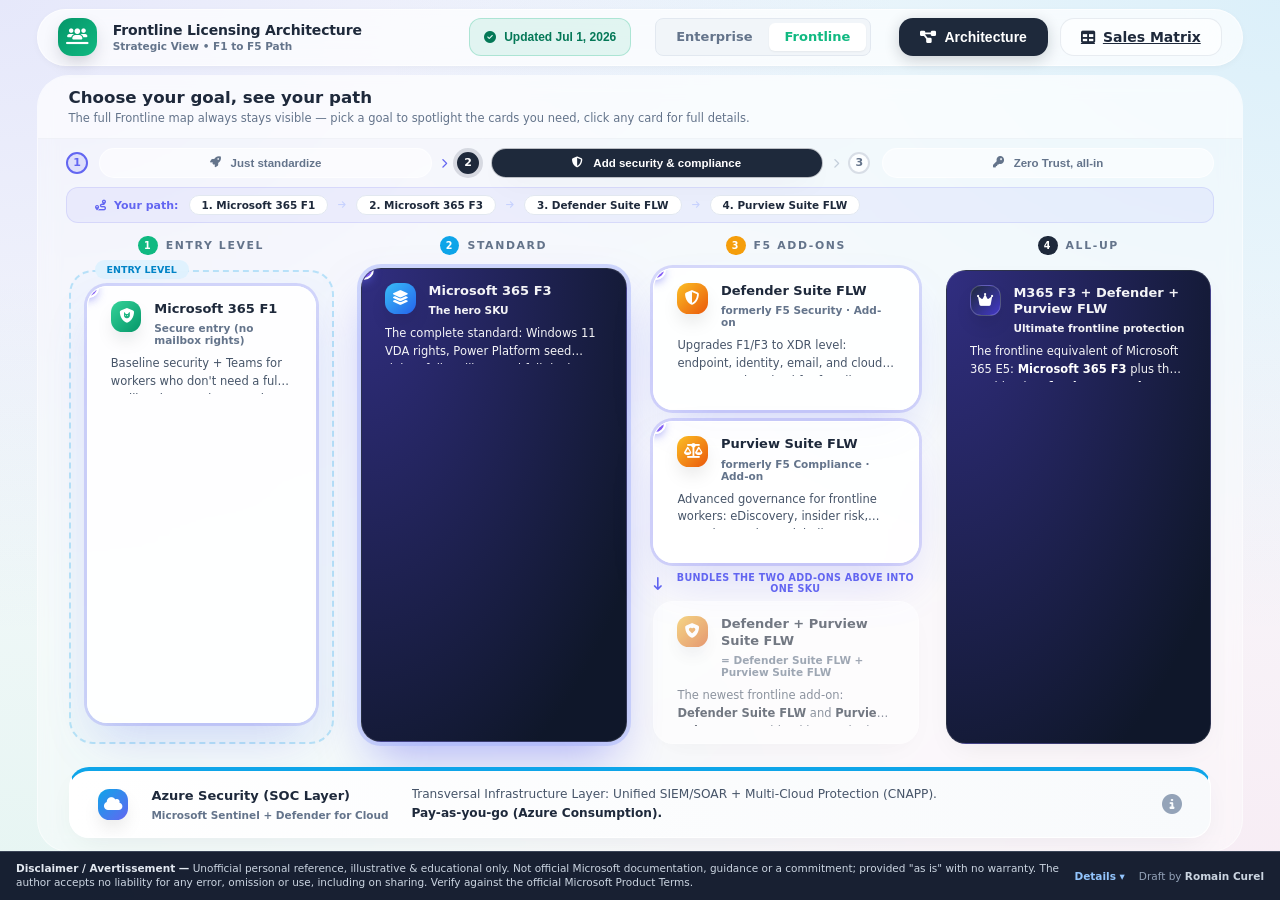
<file: preprod/frontline_arch.html>
<!DOCTYPE html>
<html lang="en">
<head>
  <meta charset="UTF-8"/>
  <meta name="viewport" content="width=device-width, initial-scale=1.0"/>
  <meta http-equiv="Content-Security-Policy" content="default-src 'self'; script-src 'self' 'unsafe-inline'; style-src 'self' 'unsafe-inline' https://cdnjs.cloudflare.com; font-src 'self' https://cdnjs.cloudflare.com data:; img-src 'self' data:; connect-src 'self'; object-src 'none'; base-uri 'self'; form-action 'self';"/>
  <title>Frontline Licensing — Architecture</title>

  <link rel="stylesheet" href="https://cdnjs.cloudflare.com/ajax/libs/font-awesome/6.4.0/css/all.min.css"
        integrity="sha384-iw3OoTErCYJJB9mCa8LNS2hbsQ7M3C0EpIsO/H5+EGAkPGc6rk+V8i04oW/K5xq0"
        crossorigin="anonymous" referrerpolicy="no-referrer"/>

  <link rel="stylesheet" href="style.css?v=20260701"/>
</head>

<body>
  <div class="app">
    
    <div class="topbar">
      <div class="container">
        <div class="topbar-inner">
          <div class="brand">
            <div class="brand-logo" style="background: linear-gradient(135deg, #059669 0%, #10b981 100%);">
                <i class="fa-solid fa-users-line"></i>
            </div>
            <div class="brand-text">
              <h1>Frontline Licensing Architecture</h1>
              <p>Strategic View • F1 to F5 Path</p>
            </div>
          </div>
          
<div class="nav-actions">
  <button class="source-badge" onclick="openChangelog()" title="View what changed in the July 2026 update">
    <i class="fa-solid fa-circle-check"></i> Updated Jul 1, 2026
  </button>

  <div class="persona-switch">
    <a href="architecture.html" class="ps-btn">Enterprise</a>
    <span class="ps-btn active-front">Frontline</span>
  </div>

  <button class="btn active"><i class="fa-solid fa-diagram-project"></i> Architecture</button>
  <a href="matrix.html?persona=frontline" class="btn"><i class="fa-solid fa-table"></i> Sales Matrix</a>
</div>
        </div>
      </div>
    </div>

    <main class="container">
      <div class="view-panel">
        
        <div class="panel-header">
          <div class="panel-title">
            <h2>Choose your goal, see your path</h2>
            <p>The full Frontline map always stays visible — pick a goal to spotlight the cards you need, click any card for full details.</p>
          </div>
        </div>

        <div class="goal-strip" id="goalStrip"></div>
        <div class="path-caption" id="pathCaption"></div>

        <div class="arch-board thin-scroll">
          <div class="arch-layout" id="layoutWrap">
            
            <svg class="flow-svg" id="flowSvg"></svg>

            <div class="arch-grid" id="archGrid">
                <div style="grid-column:1/-1; text-align:center; padding:40px; color:#64748b;">Loading Frontline Architecture...</div>
            </div>

            <div class="footer-socle" id="footerSocle" style="display:none;">
              <div class="card card-socle" onclick="openModal('soc')">
                <div class="card-icon icon-azure"><i class="fa-solid fa-cloud"></i></div>
                <div class="card-titles">
                  <h3>Azure Security (SOC Layer)</h3>
                  <span>Microsoft Sentinel + Defender for Cloud</span>
                </div>
                <div class="card-body">
                  Transversal Infrastructure Layer: Unified SIEM/SOAR + Multi-Cloud Protection (CNAPP).<br>
                  <strong>Pay-as-you-go (Azure Consumption).</strong>
                </div>
                <i class="fa-solid fa-circle-info" style="color:var(--color-text-light); font-size:20px;"></i>
              </div>
            </div>

          </div>
        </div>
      </div>
    </main>

    <div class="modal-overlay" id="modalOverlay">
      <div class="modal-content">
        <div class="modal-header">
          <div class="modal-title-group">
            <div class="modal-icon" id="mIcon"></div>
            <div class="modal-text">
              <h2 id="mTitle">Title</h2>
              <span id="mMeta">Subtitle</span>
              <div id="mPills" class="pills modal-pills"></div>
            </div>
          </div>
          <button class="btn-close" onclick="closeModal()"><i class="fa-solid fa-xmark"></i></button>
        </div>

        <div class="modal-scroll thin-scroll">
          <div class="detail-grid">
            <div>
              <div class="detail-box">
                <div class="kicker"><i class="fa-solid fa-align-left"></i> Description</div>
                <div id="mDesc" style="font-size:14px; line-height:1.6; color:#334155; margin-bottom:20px;"></div>
                
                <div class="kicker"><i class="fa-solid fa-list-check"></i> Included Capabilities</div>
                <ul id="mIncludes" class="clean-list"></ul>
              </div>

              <div class="detail-box">
                 <div class="kicker"><i class="fa-solid fa-bullseye"></i> Key Outcomes</div>
                 <ul id="mOutcomes" class="clean-list"></ul>
              </div>
            </div>

            <div>
              <div class="detail-box">
                <div class="kicker"><i class="fa-solid fa-lightbulb"></i> Use Cases</div>
                <ul id="mUseCases" class="clean-list"></ul>
              </div>

              <div class="detail-box" style="background:#f8fafc;">
                <div class="kicker"><i class="fa-solid fa-file-contract"></i> Licensing</div>
                <p id="mLicensing" style="font-size:13px; color:#475569; margin:0;"></p>
              </div>

              <div class="detail-box">
                <div class="kicker"><i class="fa-solid fa-link"></i> Resources</div>
                <div id="mLinks" style="display:flex; flex-direction:column; gap:8px;"></div>
              </div>
            </div>
          </div>
        </div>
      </div>
    </div>

    <div class="modal-overlay" id="changelogOverlay">
      <div class="modal-content" style="width:min(720px, 95%);">
        <div class="modal-header">
          <div class="modal-title-group">
            <div class="modal-icon" style="background:#059669;"><i class="fa-solid fa-clock-rotate-left"></i></div>
            <div class="modal-text">
              <h2>What's new</h2>
              <span>Changes since the previous licensing comparison</span>
            </div>
          </div>
          <button class="btn-close" onclick="closeChangelog()"><i class="fa-solid fa-xmark"></i></button>
        </div>
        <div class="modal-scroll thin-scroll" style="background:white;">
          <ul class="changelog-list" id="changelogList">
            <li class="changelog-row"><span class="changelog-date">—</span><div class="changelog-body">Loading…</div></li>
          </ul>
        </div>
      </div>
    </div>

  </div>
<script type="application/json" id="site-data">
{
  "architecture": {
    "structure": [
      {
        "id": "col1",
        "title": "Entry Level",
        "dotColor": "#10b981",
        "isFoundationGroup": true,
        "items": ["m365F1"]
      },
      {
        "id": "col2",
        "title": "Standard",
        "dotColor": "#0ea5e9",
        "items": ["m365F3"]
      },
      {
        "id": "col3",
        "title": "F5 Add-ons",
        "dotColor": "#f59e0b",
        "items": ["f5Sec", "f5Comp", "f5DefPurview"]
      },
      {
        "id": "col4",
        "title": "All-up",
        "dotColor": "#1e293b",
        "items": ["m365F5"]
      }
    ],
    "goals": [
      {
        "id": "standardize",
        "label": "Just standardize",
        "icon": "fa-solid fa-rocket",
        "path": ["m365F1"]
      },
      {
        "id": "secure",
        "label": "Add security & compliance",
        "icon": "fa-solid fa-shield-halved",
        "path": ["m365F1", "m365F3", "f5Sec", "f5Comp"]
      },
      {
        "id": "zerotrust",
        "label": "Zero Trust, all-in",
        "icon": "fa-solid fa-key",
        "path": ["m365F1", "m365F3", "f5DefPurview", "m365F5"]
      }
    ],
    "cards": {
      "m365F1": {
        "id": "card-f1",
        "title": "Microsoft 365 F1",
        "sub": "Secure entry (no mailbox rights)",
        "icon": "fa-solid fa-shield-cat",
        "iconClass": "icon-green",
        "desc": "Baseline security + Teams for workers who don't need a full mailbox but need connection, device management, and identity protection.",
        "pills": ["Teams", "Intune P1", "Entra P1", "Copilot Chat"],
        "includes": ["Microsoft Teams (Shifts, Walkie Talkie)", "Microsoft Intune Plan 1", "Microsoft Entra ID Plan 1", "SharePoint Kiosk (read-only)", "Copilot Chat + Copilot Chat Analytics (included)"],
        "outcomes": ["Device management", "Secure access", "Connected frontline workforce"],
        "useCases": ["Retail associates", "Secure BYOD", "Task workers without email"],
        "licensing": "Per-user subscription; requires the user to meet Frontline Worker eligibility.",
        "links": [
          {"label": "Frontline worker licensing options", "url": "https://learn.microsoft.com/en-us/microsoft-365/frontline/flw-licensing-options?view=o365-worldwide"},
          {"label": "Microsoft 365 for frontline workers", "url": "https://www.microsoft.com/en-us/microsoft-365/enterprise/frontline"}
        ]
      },
      "m365F3": {
        "id": "card-f3",
        "title": "Microsoft 365 F3",
        "sub": "The hero SKU",
        "icon": "fa-solid fa-layer-group",
        "iconClass": "icon-blue",
        "isHero": true,
        "desc": "The complete standard: Windows 11 VDA rights, Power Platform seed rights, full mailbox, and full device management.",
        "pills": ["Win 11 VDA", "Exchange 2GB", "Automation", "Copilot Chat"],
        "includes": ["Everything in F1", "Exchange Kiosk (2 GB mailbox)", "Windows 11 Enterprise E3 (VDA rights)", "Power Platform seed rights", "Office web/mobile apps", "Copilot Chat + Copilot Chat Analytics (included)"],
        "outcomes": ["Full empowerment", "Process automation", "Virtualization ready"],
        "useCases": ["Frontline managers", "Shared devices", "VDI users"],
        "licensing": "Per-user subscription; frontline worker eligibility required.",
        "links": [
          {"label": "Microsoft 365 F3 service description", "url": "https://learn.microsoft.com/en-us/office365/servicedescriptions/microsoft-365-service-descriptions/microsoft-365-tenantlevel-services-licensing-guidance/microsoft-365-frontline"},
          {"label": "Frontline worker licensing options", "url": "https://learn.microsoft.com/en-us/microsoft-365/frontline/flw-licensing-options?view=o365-worldwide"}
        ]
      },
      "f5Sec": {
        "id": "card-f5sec",
        "title": "Defender Suite FLW",
        "sub": "formerly F5 Security · Add-on",
        "icon": "fa-solid fa-shield-halved",
        "iconClass": "icon-orange",
        "desc": "Upgrades F1/F3 to XDR level: endpoint, identity, email, and cloud app protection sized for frontline workers.",
        "includes": ["Microsoft Defender for Endpoint F1/F2", "Microsoft Defender for Office F1/F2", "Microsoft Defender for Identity F1", "Microsoft Defender for Cloud Apps F1", "Microsoft Entra ID Plan 2"],
        "outcomes": ["Advanced threat protection", "Identity risk automation", "Shared-device security"],
        "useCases": ["Shared PC security", "High-risk retail / healthcare environments"],
        "licensing": "Add-on requiring EMS E3 (K) or equivalent frontline base; not available for new VL/Web Direct purchases as a legacy F5 Security SKU — use the current Defender Suite FLW.",
        "links": [
          {"label": "Frontline security add-ons", "url": "https://learn.microsoft.com/en-us/microsoft-365/frontline/flw-licensing-options?view=o365-worldwide"}
        ]
      },
      "f5Comp": {
        "title": "Purview Suite FLW",
        "sub": "formerly F5 Compliance · Add-on",
        "icon": "fa-solid fa-scale-balanced",
        "iconClass": "icon-orange",
        "desc": "Advanced governance for frontline workers: eDiscovery, insider risk, retention, and auto-labeling.",
        "includes": ["Information Protection (auto-labeling)", "Insider Risk Management", "eDiscovery Premium", "Communication Compliance", "Advanced Message Encryption"],
        "outcomes": ["Data governance", "Legal & regulatory compliance", "Internal investigations"],
        "useCases": ["Regulated industries", "Data leak prevention for frontline staff"],
        "licensing": "Add-on requiring EMS E3 (K) or equivalent frontline base.",
        "links": [
          {"label": "Microsoft Purview", "url": "https://learn.microsoft.com/en-us/purview/purview"}
        ]
      },
      "f5DefPurview": {
        "title": "Defender + Purview Suite FLW",
        "sub": "= Defender Suite FLW + Purview Suite FLW",
        "connectorLabel": "Bundles the two add-ons above into one SKU",
        "icon": "fa-solid fa-shield-heart",
        "iconClass": "icon-orange",
        "desc": "The newest frontline add-on: <strong>Defender Suite FLW</strong> and <strong>Purview Suite FLW</strong> combined into a single SKU for simpler purchasing — same protection, one line item.",
        "pills": ["XDR", "Purview", "One SKU"],
        "includes": ["Everything in Defender Suite FLW", "Everything in Purview Suite FLW"],
        "outcomes": ["Simplified procurement", "Full E5-equivalent protection for frontline"],
        "useCases": ["Organizations standardizing frontline security + compliance in one purchase"],
        "licensing": "Add-on requiring EMS E3 (K) or equivalent frontline base.",
        "links": [
          {"label": "Frontline worker licensing options", "url": "https://learn.microsoft.com/en-us/microsoft-365/frontline/flw-licensing-options?view=o365-worldwide"}
        ]
      },
      "m365F5": {
        "id": "card-f5all",
        "title": "M365 F3 + Defender + Purview FLW",
        "sub": "Ultimate frontline protection",
        "icon": "fa-solid fa-crown",
        "iconClass": "icon-dark",
        "isHero": true,
        "desc": "The frontline equivalent of Microsoft 365 E5: <strong>Microsoft 365 F3</strong> plus the combined <strong>Defender + Purview Suite FLW</strong> add-on.",
        "pills": ["XDR", "Automation", "Governance"],
        "includes": ["Microsoft 365 F3 (base)", "Defender + Purview Suite FLW add-on"],
        "outcomes": ["Zero Trust for frontline workers", "Full parity with Enterprise-grade security"],
        "useCases": ["Critical infrastructure", "Healthcare frontline", "Regulated frontline operations"],
        "licensing": "Per-user subscription (F3) + Defender + Purview Suite FLW add-on.",
        "links": [
          {"label": "Compare all Microsoft 365 plans", "url": "https://www.microsoft.com/en-us/microsoft-365/enterprise/microsoft-365-plans-and-pricing"},
          {"label": "Frontline worker licensing options", "url": "https://learn.microsoft.com/en-us/microsoft-365/frontline/flw-licensing-options?view=o365-worldwide"}
        ]
      },
      "soc": {
        "title": "Azure Security",
        "sub": "SOC Layer",
        "icon": "fa-solid fa-cloud",
        "iconClass": "icon-azure",
        "desc": "Cloud-native SIEM and multi-cloud infrastructure protection that sits underneath every Frontline tier.",
        "includes": ["Microsoft Sentinel", "Microsoft Defender for Cloud", "Log Analytics"],
        "outcomes": ["Single pane of glass", "SOC automation"],
        "useCases": ["Unified SOC", "AWS / GCP protection (CNAPP)"],
        "licensing": "Pay-as-you-go (Azure consumption).",
        "links": [
          {"label": "Microsoft Sentinel", "url": "https://learn.microsoft.com/en-us/azure/sentinel/overview"},
          {"label": "Microsoft Defender for Cloud", "url": "https://learn.microsoft.com/en-us/azure/defender-for-cloud/defender-for-cloud-introduction"}
        ]
      }
    }
  }
}
</script>
<script type="application/json" id="changelog-data">
{
 "publishDate": "2026-07-01",
 "entries": [
  {
   "feature": "Quick Machine Recovery",
   "change": "Added Quick Machine Recovery",
   "action": "New",
   "date": "2026-07"
  },
  {
   "feature": "Post-quantum security APIs",
   "change": "Added Post-quantum security APIs",
   "action": "New",
   "date": "2026-07"
  },
  {
   "feature": "URL time-of-click protection",
   "change": "Added URL time-of-click protection",
   "action": "New",
   "date": "2026-07"
  },
  {
   "feature": "Microsoft Intune Remote Help",
   "change": "Added Microsoft Intune Remote Help",
   "action": "New",
   "date": "2026-07"
  },
  {
   "feature": "Microsoft Intune Advanced Analytics",
   "change": "Added Microsoft Intune Advanced Analytics",
   "action": "New",
   "date": "2026-07"
  },
  {
   "feature": "Copilot Chat Analytics",
   "change": "Added Copilot Chat Analytics",
   "action": "New",
   "date": "2026-07"
  },
  {
   "feature": "Microsoft Entra Suite",
   "change": "Added Microsoft Entra Suite",
   "action": "New",
   "date": "2026-06"
  },
  {
   "feature": "E7",
   "change": "Added Microsoft 365 E7",
   "action": "New",
   "date": "2026-05"
  },
  {
   "feature": "Agent 365",
   "change": "Added Agent 365",
   "action": "New",
   "date": "2026-05"
  },
  {
   "feature": "Agent Observability",
   "change": "Added Agent Observability",
   "action": "New",
   "date": "2026-05"
  },
  {
   "feature": "Agent Security",
   "change": "Added Agent Security",
   "action": "New",
   "date": "2026-05"
  },
  {
   "feature": "Agent Governance",
   "change": "Added Agent Governance",
   "action": "New",
   "date": "2026-05"
  },
  {
   "feature": "Copilot Chat and Microsoft 365 Copilot",
   "change": "Changed from Add-ons to Suites",
   "action": "Change",
   "date": "2026-05"
  },
  {
   "feature": "Town Hall",
   "change": "Town Hall now ‘Included’ in certain Suites; added new footnote",
   "action": "Change",
   "date": "2026-04"
  },
  {
   "feature": "Webinars",
   "change": "Webinars now ‘Included’ in certain Suites",
   "action": "Change",
   "date": "2026-04"
  },
  {
   "feature": "Immersive Events",
   "change": "Added Immersive Events",
   "action": "New",
   "date": "2026-04"
  },
  {
   "feature": "Places Explorer",
   "change": "Added Places Explorer",
   "action": "New",
   "date": "2026-04"
  },
  {
   "feature": "Places Finder",
   "change": "Added Places Finder",
   "action": "New",
   "date": "2026-04"
  },
  {
   "feature": "Windows 11 Edition",
   "change": "Added new footnote",
   "action": "Change",
   "date": "2026-04"
  },
  {
   "feature": "SharePoint Plan 2",
   "change": "Additional storage requirements",
   "action": "Change",
   "date": "2026-04"
  },
  {
   "feature": "Attendee Packs",
   "change": "Added Attendee Packs",
   "action": "New",
   "date": "2026-04"
  },
  {
   "feature": "Microsoft Teams Shared Space License",
   "change": "Added Microsoft Teams Shared Space License",
   "action": "New",
   "date": "2026-04"
  },
  {
   "feature": "Microsoft Teams Room Pro",
   "change": "Added Microsoft Teams Room Pro",
   "action": "New",
   "date": "2026-04"
  },
  {
   "feature": "Basic org-wide or location-wide retention policies",
   "change": "Added for all Purview Suites",
   "action": "Change",
   "date": "2026-03"
  },
  {
   "feature": "Exchange Online Protection",
   "change": "Rebranded to Built-in security add-on for cloud mailboxes",
   "action": "Change",
   "date": "2026-03"
  },
  {
   "feature": "Microsoft Defender Experts Suite P1 and P2",
   "change": "Added Microsoft Defender Experts Suite P1 and P2 as add-on",
   "action": "New",
   "date": "2026-02"
  },
  {
   "feature": "Microsoft Security Copilot",
   "change": "Added Microsoft Security Copilot to M365 E5",
   "action": "New",
   "date": "2025-12"
  },
  {
   "feature": "Microsoft Security Copilot",
   "change": "Added Microsoft Security Copilot as add-on",
   "action": "New",
   "date": "2025-12"
  },
  {
   "feature": "Microsoft 365 Copilot Business",
   "change": "Added Microsoft 365 Copilot Business as add-on",
   "action": "New",
   "date": "2025-12"
  }
 ]
}
</script>
<script>
    /* ============================================================
       SECURITY HELPERS
    ============================================================ */
    function esc(str) {
      return String(str ?? '').replace(/[&<>"']/g, (c) => ({
        '&': '&amp;', '<': '&lt;', '>': '&gt;', '"': '&quot;', "'": '&#39;'
      }[c]));
    }
    function safeUrl(url) {
      try {
        const u = new URL(url, window.location.href);
        return (u.protocol === 'https:' || u.protocol === 'http:') ? u.href : '#';
      } catch { return '#'; }
    }

    /* ============================================================
       LOGIC: FETCH JSON & RENDER
    ============================================================ */
    
    let ARCH_DATA = {};
    let ACTIVE_GOAL = null;
    const gridEl = document.getElementById("archGrid");
    const footerEl = document.getElementById("footerSocle");
    const goalStripEl = document.getElementById("goalStrip");
    const pathCaptionEl = document.getElementById("pathCaption");

    async function loadData() {
        try {
            // Data is embedded directly in this page (see <script type="application/json" id="site-data">
            // above), so it works with a simple double-click — no local web server required.
            const json = JSON.parse(document.getElementById('site-data').textContent);
            ARCH_DATA = json.architecture;
            ACTIVE_GOAL = (ARCH_DATA.goals && ARCH_DATA.goals[1]) ? ARCH_DATA.goals[1].id : (ARCH_DATA.goals?.[0]?.id ?? null);
            
            renderGoalStrip();
            renderGrid();
            footerEl.style.display = "flex";
            
            setTimeout(drawArrows, 100);
        } catch (error) {
            console.error(error);
            gridEl.innerHTML = `<div style="grid-column:1/-1; text-align:center; color:red; padding:40px;">
                <strong>Error loading data.</strong><br>
                The embedded data block could not be parsed.
            </div>`;
        }
    }

    function getActiveGoal() {
      return (ARCH_DATA.goals || []).find(g => g.id === ACTIVE_GOAL) || null;
    }

    function renderGoalStrip() {
      const goals = ARCH_DATA.goals || [];
      if (!goals.length) { goalStripEl.style.display = 'none'; pathCaptionEl.style.display = 'none'; return; }

      const activeIdx = Math.max(0, goals.findIndex(g => g.id === ACTIVE_GOAL));

      goalStripEl.innerHTML = goals.map((g, i) => {
        const isActive = g.id === ACTIVE_GOAL;
        const isReached = i <= activeIdx;
        const connectorHtml = i > 0
          ? `<div class="goal-connector ${i <= activeIdx ? 'reached' : ''}"><i class="fa-solid fa-chevron-right"></i></div>`
          : '';
        return `
          ${connectorHtml}
          <div class="goal-step">
            <span class="goal-step-num ${isReached ? 'reached' : ''} ${isActive ? 'active' : ''}">${i + 1}</span>
            <button type="button" class="goal-pill ${isActive ? 'active' : ''}" data-goal="${esc(g.id)}">
              <i class="${esc(g.icon)}"></i> ${esc(g.label)}
            </button>
          </div>
        `;
      }).join('');

      goalStripEl.querySelectorAll('.goal-pill').forEach(btn => {
        btn.addEventListener('click', () => {
          ACTIVE_GOAL = btn.dataset.goal;
          renderGoalStrip();
          renderGrid();
          renderPathCaption();
          setTimeout(drawArrows, 100);
        });
      });

      renderPathCaption();
    }

    function renderPathCaption() {
      const goal = getActiveGoal();
      if (!goal) { pathCaptionEl.innerHTML = ''; return; }

      const steps = goal.path.map((key, i) => {
        const d = ARCH_DATA.cards[key];
        const title = d ? d.title : key;
        return `<span class="step-chip">${i + 1}. ${esc(title)}</span>`;
      }).join('<i class="fa-solid fa-arrow-right pc-arrow"></i>');

      pathCaptionEl.innerHTML = `<span class="pc-label"><i class="fa-solid fa-route"></i> Your path:</span> ${steps}`;
    }

    function renderGrid() {
      if (!ARCH_DATA.structure) return;
      gridEl.style.gridTemplateColumns = `repeat(${ARCH_DATA.structure.length}, 1fr)`;

      const goal = getActiveGoal();
      const pathKeys = goal ? goal.path : [];

      gridEl.innerHTML = ARCH_DATA.structure.map((col, colIdx) => {
        
        const cardsHtml = col.items.map(key => {
          const d = ARCH_DATA.cards[key];
          if(!d) return "";

          const stepIdx = pathKeys.indexOf(key);
          const isOnPath = stepIdx !== -1;
          const isAlwaysOn = !!d.alwaysOn;
          // Flagship/hero SKUs (e.g. the F3 hero and the F3+Defender+Purview ultimate bundle) always stay
          // fully visible and vivid — they're valid options regardless of goal, never "greyed out" like a
          // granular add-on you don't need.
          const isMuted = pathKeys.length > 0 && !isOnPath && !isAlwaysOn && !d.isHero;

          const heroClass = d.isHero ? "card-hero" : "";
          const stateClass = isOnPath ? "on-path" : (isMuted ? "muted" : "");
          const domId = d.id ? `id="${esc(d.id)}"` : ""; 
          
          const connectorHtml = d.connectorLabel ? `<div class="stack-connector"><i class="fa-solid fa-arrow-down-long"></i><span>${esc(d.connectorLabel)}</span></div>` : '';
          const stepBadgeHtml = isOnPath ? `<span class="step-badge">${stepIdx + 1}</span>` : '';
          const alwaysOnHtml = isAlwaysOn ? `<span class="always-on-badge">Always included</span>` : '';

          return `
            ${connectorHtml}
            <div class="card ${heroClass} ${stateClass}" ${domId} onclick="openModal('${esc(key)}')">
              ${stepBadgeHtml}
              ${alwaysOnHtml}
              <div class="card-header">
                <div class="card-icon ${esc(d.iconClass)}"><i class="${esc(d.icon)}"></i></div>
                <div class="card-titles">
                  <h3>${esc(d.title)}</h3>
                  <span>${esc(d.sub)}</span>
                </div>
              </div>
              <div class="card-body">
                ${d.desc}
              </div>
            </div>
          `;
        }).join('');

        let contentHtml = `<div class="stack">${cardsHtml}</div>`;
        if (col.isFoundationGroup) {
          contentHtml = `<div class="foundation-group"><span class="foundation-label">${esc(col.title)}</span>${contentHtml}</div>`;
        }

        return `
          <div class="arch-col">
            <div class="col-header">
              <span class="step-num" style="background:${esc(col.dotColor)}">${colIdx + 1}</span> ${esc(col.title)}
            </div>
            ${contentHtml}
          </div>
        `;
      }).join('');
    }

    /* ============================================================
       MODAL LOGIC (Identique)
    ============================================================ */
    const modalOverlay = document.getElementById("modalOverlay");
    
    function openModal(key) {
      const d = ARCH_DATA.cards[key];
      if (!d) return;

      document.getElementById("mIcon").className = `modal-icon ${d.iconClass}`;
      document.getElementById("mIcon").innerHTML = `<i class="${esc(d.icon)}"></i>`;
      document.getElementById("mTitle").innerText = d.title;
      document.getElementById("mMeta").innerText = d.sub;
      document.getElementById("mPills").innerHTML = (d.pills || []).map(p => `<span class="pill">${esc(p)}</span>`).join('');
      document.getElementById("mDesc").innerHTML = d.desc;
      document.getElementById("mLicensing").innerText = d.licensing || "Per User License (Frontline Worker needs to satisfy eligibility).";

      const mkList = (arr) => (arr||[]).map(x => `<li><i class="fa-solid fa-check"></i> ${esc(x)}</li>`).join('');
      const mkLinks = (arr) => (arr||[]).map(l => `<a href="${esc(safeUrl(l.url))}" target="_blank" rel="noopener noreferrer" class="btn" style="width:100%; justify-content:space-between; margin-bottom:5px; font-size:12px;">${esc(l.label)} <i class="fa-solid fa-external-link-alt"></i></a>`).join('');

      document.getElementById("mIncludes").innerHTML = mkList(d.includes);
      document.getElementById("mOutcomes").innerHTML = mkList(d.outcomes).replace(/fa-check/g, 'fa-bullseye');
      document.getElementById("mUseCases").innerHTML = mkList(d.useCases).replace(/fa-check/g, 'fa-bolt');
      document.getElementById("mLinks").innerHTML = mkLinks(d.links);

      modalOverlay.classList.add("active");
    }

    function closeModal() {
      modalOverlay.classList.remove("active");
    }

    modalOverlay.addEventListener("click", (e) => {
      if (e.target === modalOverlay) closeModal();
    });

    /* ============================================================
       CHANGE LOG MODAL
    ============================================================ */
    const changelogOverlay = document.getElementById("changelogOverlay");
    let CHANGELOG_LOADED = false;

    async function openChangelog() {
      changelogOverlay.classList.add("active");
      if (CHANGELOG_LOADED) return;
      try {
        const json = JSON.parse(document.getElementById('changelog-data').textContent);
        const monthName = (ym) => {
          const [y, m] = ym.split('-');
          return new Date(Number(y), Number(m) - 1, 1).toLocaleString('en-US', { month: 'short', year: 'numeric' });
        };
        document.getElementById('changelogList').innerHTML = json.entries.map(e => `
          <li class="changelog-row">
            <span class="changelog-date">${esc(monthName(e.date))}</span>
            <div class="changelog-body"><strong>${esc(e.feature)}</strong><span>${esc(e.change)}</span></div>
            <span class="changelog-tag ${e.action === 'New' ? 'new' : 'change'}">${esc(e.action)}</span>
          </li>
        `).join('');
        CHANGELOG_LOADED = true;
      } catch (err) {
        console.error(err);
        document.getElementById('changelogList').innerHTML = `<li class="changelog-row"><span class="changelog-date">—</span><div class="changelog-body">Unable to load changelog.json</div></li>`;
      }
    }
    function closeChangelog() { changelogOverlay.classList.remove("active"); }
    changelogOverlay.addEventListener("click", (e) => { if (e.target === changelogOverlay) closeChangelog(); });

    /* ============================================================
       ARROW DRAWING
       (Static connectors removed — the dynamic goal-based spotlight
       + path breadcrumb above now shows the recommended route instead.)
    ============================================================ */
    function drawArrows() {
      const svg = document.getElementById("flowSvg");
      svg.innerHTML = `
        <defs>
          <marker id="arrowHead" markerWidth="6" markerHeight="6" refX="5" refY="3" orient="auto">
            <path d="M0,0 L6,3 L0,6 Z" fill="#94a3b8" />
          </marker>
        </defs>
      `;
    }

    function connect(id1, id2, svg, wrap) {
      const el1 = document.getElementById(id1);
      const el2 = document.getElementById(id2);
      if(!el1 || !el2) return;

      const r1 = el1.getBoundingClientRect();
      const r2 = el2.getBoundingClientRect();
      const wR = wrap.getBoundingClientRect();

      const x1 = r1.right - wR.left;
      const y1 = r1.top - wR.top + (r1.height / 2);

      const x2 = r2.left - wR.left;
      const y2 = r2.top - wR.top + (r2.height / 2);

      const mx = x1 + (x2 - x1) / 2;

      const path = document.createElementNS("http://www.w3.org/2000/svg", "path");
      const d = `M ${x1} ${y1} L ${mx} ${y1} L ${mx} ${y2} L ${x2} ${y2}`;
      
      path.setAttribute("class", "flow-line");
      path.setAttribute("d", d);
      path.setAttribute("marker-end", "url(#arrowHead)");
      
      svg.appendChild(path);
    }

    document.addEventListener("DOMContentLoaded", () => {
      loadData();
      window.addEventListener("resize", () => setTimeout(drawArrows, 100));
    });

  </script>
<style>
  :root { --legal-h: 48px; }
  .app { height: calc(100vh - var(--legal-h)) !important; }
  #legalBar { position:fixed; left:0; right:0; bottom:0; z-index:1000; margin:0;
    background:rgba(15,23,42,0.96); -webkit-backdrop-filter:blur(6px); backdrop-filter:blur(6px);
    border-top:1px solid rgba(148,163,184,0.28); color:#cbd5e1;
    font-family:'Segoe UI',system-ui,-apple-system,sans-serif; }
  #legalBar > summary { list-style:none; cursor:pointer; height:var(--legal-h); box-sizing:border-box;
    display:flex; align-items:center; gap:14px; padding:0 16px; }
  #legalBar > summary::-webkit-details-marker { display:none; }
  #legalBar .lb-sum { flex:1; min-width:0; font-size:10.5px; line-height:1.3;
    display:-webkit-box; -webkit-line-clamp:2; -webkit-box-orient:vertical; overflow:hidden; }
  #legalBar .lb-more { white-space:nowrap; color:#93c5fd; font-size:10.5px; font-weight:600; }
  #legalBar .lb-credit { white-space:nowrap; color:#94a3b8; font-size:10.5px; }
  #legalBar a { color:#93c5fd; text-decoration:underline; }
  #legalBar .lb-full { position:absolute; left:0; right:0; bottom:var(--legal-h);
    max-height:42vh; overflow:auto; box-sizing:border-box;
    background:rgba(15,23,42,0.985); border-top:1px solid rgba(148,163,184,0.28);
    padding:12px 16px; font-size:11px; line-height:1.5; }
  #legalBar[open] .lb-more::after { content:" \25B4"; }
  #legalBar:not([open]) .lb-more::after { content:" \25BE"; }
  @media (max-width: 720px){ #legalBar .lb-credit{ display:none; } }
</style>
<details id="legalBar">
  <summary>
    <span class="lb-sum"><strong style="color:#e2e8f0;">Disclaimer / Avertissement —</strong> Unofficial personal reference, illustrative &amp; educational only. Not official Microsoft documentation, guidance or a commitment; provided "as is" with no warranty. The author accepts no liability for any error, omission or use, including on sharing. Verify against the official Microsoft Product Terms.</span>
    <span class="lb-more">Details</span>
    <span class="lb-credit">Draft by <strong style="color:#cbd5e1;">Romain Curel</strong></span>
  </summary>
  <div class="lb-full">
    <strong style="color:#e2e8f0;">Disclaimer / Avertissement —</strong>
    Unofficial, personal reference provided for illustrative and educational purposes only. It is <strong>not</strong> official Microsoft documentation, guidance, advice or a contractual commitment, and does not represent the views of Microsoft Corporation. All product names, plans and packaging are trademarks of their respective owners, referenced for identification only. Licensing terms, plan contents, features and availability change frequently and may contain errors or omissions; this material is provided "as is", without any warranty of accuracy, completeness or fitness for a particular purpose. Always verify against the official <a href="https://www.microsoft.com/licensing/terms/" target="_blank" rel="noopener">Microsoft Product Terms</a>, Microsoft licensing documentation and your Microsoft account team before making any purchasing or deployment decision. To the maximum extent permitted by law, the author accepts no liability whatsoever for any loss, damage or decision arising from use of, or reliance on, this material — use entirely at your own risk. <em style="color:#94a3b8;">Version FR : référence personnelle non officielle, fournie à titre purement informatif et pédagogique, sans aucune garantie ; l'auteur décline toute responsabilité en cas d'erreur, d'omission, d'interprétation ou d'usage, y compris en cas de partage.</em>
  </div>
</details>
</body>
</html>
</file>
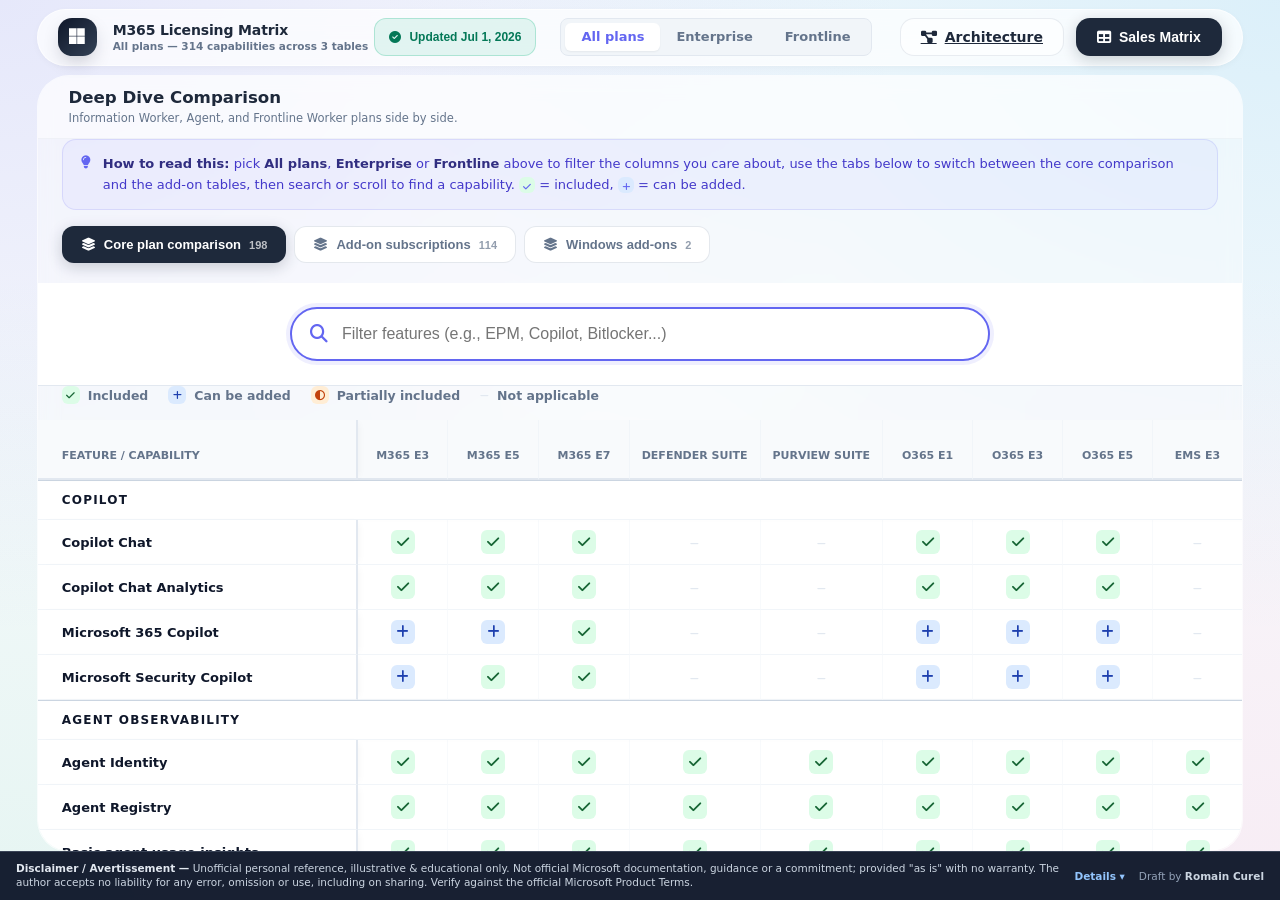
<file: preprod/matrix.html>
<!DOCTYPE html>
<html lang="en">
<head>
  <meta charset="UTF-8"/>
  <meta name="viewport" content="width=device-width, initial-scale=1.0"/>
  <meta http-equiv="Content-Security-Policy" content="default-src 'self'; script-src 'self' 'unsafe-inline'; style-src 'self' 'unsafe-inline' https://cdnjs.cloudflare.com; font-src 'self' https://cdnjs.cloudflare.com data:; img-src 'self' data:; connect-src 'self'; object-src 'none'; base-uri 'self'; form-action 'self';"/>
  <title>M365 Licensing — Sales Matrix</title>

  <link rel="stylesheet" href="https://cdnjs.cloudflare.com/ajax/libs/font-awesome/6.4.0/css/all.min.css"
        integrity="sha384-iw3OoTErCYJJB9mCa8LNS2hbsQ7M3C0EpIsO/H5+EGAkPGc6rk+V8i04oW/K5xq0"
        crossorigin="anonymous" referrerpolicy="no-referrer"/>

  <link rel="stylesheet" href="style.css?v=20260701"/>

  <style>
    /* SPECIFIC STYLES FOR THE LARGE MATRIX */
    .matrix-table-container {
      width: 100%;
      overflow-x: auto; /* Vital horizontal scroll */
      border-radius: 0 0 var(--radius-lg) var(--radius-lg);
    }

    table {
      border-collapse: separate; /* Required for sticky headers */
      border-spacing: 0;
      width: max-content; /* Table expands as needed */
      min-width: 100%;
    }

    /* Headers */
    thead th {
      background: #f8fafc;
      padding: 16px 12px;
      font-size: 11px;
      font-weight: 800;
      color: #64748b;
      border-bottom: 2px solid #e2e8f0;
      border-right: 1px solid #f1f5f9;
      text-align: center;
      vertical-align: bottom;
      height: 60px;
      min-width: 90px; /* Min column width */
    }

    /* First column (Feature Name) frozen */
    thead th:first-child,
    tbody td:first-child {
      position: sticky;
      left: 0;
      background: white;
      z-index: 30; /* Above other cells */
      width: 320px;
      min-width: 320px;
      max-width: 320px;
      text-align: left;
      padding-left: 24px;
      border-right: 2px solid #e2e8f0;
      box-shadow: 4px 0 8px -4px rgba(0,0,0,0.05);
    }
    
    /* Feature Header frozen Top AND Left */
    thead th:first-child {
      z-index: 40; /* Above everything */
      background: #f8fafc;
    }

    /* Category Rows */
    .tr-category td {
      background: #f1f5f9;
      color: var(--accent-indigo);
      font-weight: 800;
      text-transform: uppercase;
      letter-spacing: 0.1em;
      padding: 12px 24px;
      text-align: left;
      position: sticky;
      left: 0;
    }

    /* Cells */
    tbody td {
      padding: 10px 8px;
      border-bottom: 1px solid #f1f5f9;
      border-right: 1px solid #f8fafc;
      text-align: center;
      font-size: 13px;
    }

    /* Compact Badges for Large Matrix */
    .dot-badge {
      width: 24px; height: 24px;
      border-radius: 6px;
      display: inline-flex;
      align-items: center;
      justify-content: center;
      font-size: 14px;
    }
    .dot-inc { background: #dcfce7; color: #166534; }
    .dot-add { background: #dbeafe; color: #1e40af; }
    .dot-partial { background: #ffedd5; color: #c2410c; }
    .dot-no  { color: #e2e8f0; font-size: 10px; }
    .dot-text {
      font-size: 10.5px;
      font-weight: 700;
      color: #475569;
      background: #f1f5f9;
      border-radius: 6px;
      padding: 3px 6px;
      white-space: nowrap;
    }
    
    /* Hover Row */
    tbody tr:hover td { background: #f8fafc; }
    tbody tr:hover td:first-child { background: #f8fafc; }

  </style>
</head>

<body>
  <div class="app">
    
    <div class="topbar">
      <div class="container">
        <div class="topbar-inner">
          <div class="brand">
            <div class="brand-logo"><i class="fa-brands fa-microsoft"></i></div>
            <div class="brand-text">
              <h1>M365 Licensing Matrix</h1>
              <p id="brandSub">Granular Comparison</p>
            </div>
          </div>
<div class="nav-actions">
  <button class="source-badge" onclick="openChangelog()" title="View what changed in the July 2026 update">
    <i class="fa-solid fa-circle-check"></i> Updated Jul 1, 2026
  </button>

  <div class="persona-switch" id="personaSwitch">
    <a href="matrix.html?persona=all" class="ps-btn" data-persona="all" title="Show every plan side by side">All plans</a>
    <a href="matrix.html?persona=enterprise" class="ps-btn" data-persona="enterprise" title="Show only Enterprise / Information Worker plans">Enterprise</a>
    <a href="matrix.html?persona=frontline" class="ps-btn" data-persona="frontline" title="Show only Frontline Worker plans">Frontline</a>
  </div>

  <a href="architecture.html" class="btn" id="archNavBtn"><i class="fa-solid fa-diagram-project"></i> Architecture</a>
  <button class="btn active"><i class="fa-solid fa-table"></i> Sales Matrix</button>
</div>
        </div>
      </div>
    </div>

    <main class="container" style="max-width: 100%;"> <div class="view-panel">
        
        <div class="panel-header">
          <div class="panel-title">
            <h2>Deep Dive Comparison</h2>
            <p id="panelSub">Exhaustive view of features by SKU.</p>
          </div>
        </div>

        <div class="how-to-read" id="howToRead">
          <i class="fa-solid fa-lightbulb"></i>
          <span><strong>How to read this:</strong> pick <strong>All plans</strong>, <strong>Enterprise</strong> or <strong>Frontline</strong> above to filter the columns you care about, use the tabs below to switch between the core comparison and the add-on tables, then search or scroll to find a capability. <span class="dot-badge dot-inc" style="width:16px;height:16px;font-size:9px;display:inline-flex;vertical-align:middle;"><i class="fa-solid fa-check"></i></span> = included, <span class="dot-badge dot-add" style="width:16px;height:16px;font-size:9px;display:inline-flex;vertical-align:middle;"><i class="fa-solid fa-plus"></i></span> = can be added.</span>
        </div>

        <div class="section-tabs" id="sectionTabs"></div>

        <div class="matrix-search-container">
          <div class="search-input-wrapper">
            <i class="fa-solid fa-magnifying-glass"></i>
            <input type="text" id="q" class="search-input" placeholder="Filter features (e.g., EPM, Copilot, Bitlocker...)" autofocus>
          </div>
        </div>

        <div class="matrix-legend">
          <span class="legend-item"><div class="dot-badge dot-inc" style="width:18px;height:18px;font-size:10px;"><i class="fa-solid fa-check"></i></div> Included</span>
          <span class="legend-item"><div class="dot-badge dot-add" style="width:18px;height:18px;font-size:10px;"><i class="fa-solid fa-plus"></i></div> Can be added</span>
          <span class="legend-item"><div class="dot-badge dot-partial" style="width:18px;height:18px;font-size:10px;"><i class="fa-solid fa-circle-half-stroke"></i></div> Partially included</span>
          <span class="legend-item"><span class="dot-no"><i class="fa-solid fa-minus"></i></span> Not applicable</span>
        </div>

        <div class="matrix-table-container thin-scroll">
          <table>
            <thead id="mxThead">
              </thead>
            <tbody id="mxTbody">
              <tr><td style="padding:40px; text-align:center;">Loading data...</td></tr>
            </tbody>
          </table>
        </div>

      </div>
    </main>
  </div>

  <div class="modal-overlay" id="changelogOverlay">
    <div class="modal-content" style="width:min(720px, 95%);">
      <div class="modal-header">
        <div class="modal-title-group">
          <div class="modal-icon" style="background:#059669;"><i class="fa-solid fa-clock-rotate-left"></i></div>
          <div class="modal-text">
            <h2>What's new</h2>
            <span>Changes since the previous licensing comparison</span>
          </div>
        </div>
        <button class="btn-close" onclick="closeChangelog()"><i class="fa-solid fa-xmark"></i></button>
      </div>
      <div class="modal-scroll thin-scroll" style="background:white;">
        <ul class="changelog-list" id="changelogList">
          <li class="changelog-row"><span class="changelog-date">—</span><div class="changelog-body">Loading…</div></li>
        </ul>
      </div>
    </div>
  </div>

  <script type="application/json" id="matrix-data">
{
 "meta": {
  "source": "Microsoft 365, Office 365, Enterprise Mobility + Security, and Windows 11 Subscriptions comparison",
  "publishDate": "2026-07-01",
  "lastSynced": "2026-07-07"
 },
 "sections": [
  {
   "id": "core",
   "label": "Core plan comparison",
   "description": "Information Worker, Agent, and Frontline Worker plans side by side.",
   "columns": [
    "M365 E3",
    "M365 E5",
    "M365 E7",
    "Defender Suite",
    "Purview Suite",
    "O365 E1",
    "O365 E3",
    "O365 E5",
    "EMS E3",
    "EMS E5",
    "Win 11 Pro",
    "Win 11 Ent E3",
    "Win 11 Ent E5",
    "Agent 365 (incl.)",
    "Agent 365 License",
    "M365 F1",
    "M365 F3",
    "Defender Suite FLW",
    "Purview Suite FLW",
    "Defender+Purview FLW"
   ],
   "matrix": [
    {
     "category": "Copilot",
     "items": [
      {
       "name": "Copilot Chat",
       "vals": [
        1,
        1,
        1,
        0,
        0,
        1,
        1,
        1,
        0,
        0,
        0,
        0,
        0,
        0,
        0,
        1,
        1,
        0,
        0,
        0
       ]
      },
      {
       "name": "Copilot Chat Analytics",
       "vals": [
        1,
        1,
        1,
        0,
        0,
        1,
        1,
        1,
        0,
        0,
        0,
        0,
        0,
        0,
        0,
        1,
        1,
        0,
        0,
        0
       ]
      },
      {
       "name": "Microsoft 365 Copilot",
       "vals": [
        2,
        2,
        1,
        0,
        0,
        2,
        2,
        2,
        0,
        0,
        0,
        0,
        0,
        0,
        0,
        2,
        2,
        0,
        0,
        0
       ]
      },
      {
       "name": "Microsoft Security Copilot",
       "vals": [
        2,
        1,
        1,
        0,
        0,
        2,
        2,
        2,
        0,
        0,
        0,
        0,
        0,
        0,
        0,
        2,
        2,
        0,
        0,
        0
       ]
      }
     ]
    },
    {
     "category": "Agent Observability",
     "items": [
      {
       "name": "Agent Identity",
       "vals": [
        1,
        1,
        1,
        1,
        1,
        1,
        1,
        1,
        1,
        1,
        1,
        1,
        1,
        1,
        1,
        1,
        1,
        1,
        1,
        1
       ]
      },
      {
       "name": "Agent Registry",
       "vals": [
        1,
        1,
        1,
        1,
        1,
        1,
        1,
        1,
        1,
        1,
        1,
        1,
        1,
        1,
        1,
        1,
        1,
        1,
        1,
        1
       ]
      },
      {
       "name": "Basic agent usage insights",
       "vals": [
        1,
        1,
        1,
        1,
        1,
        1,
        1,
        1,
        1,
        1,
        1,
        1,
        1,
        1,
        1,
        1,
        1,
        1,
        1,
        1
       ]
      },
      {
       "name": "Advanced agent usage insights",
       "vals": [
        0,
        0,
        1,
        0,
        0,
        0,
        0,
        0,
        0,
        0,
        0,
        0,
        0,
        0,
        1,
        0,
        0,
        0,
        0,
        0
       ]
      },
      {
       "name": "Agent map",
       "vals": [
        0,
        0,
        1,
        0,
        0,
        0,
        0,
        0,
        0,
        0,
        0,
        0,
        0,
        0,
        1,
        0,
        0,
        0,
        0,
        0
       ]
      },
      {
       "name": "Registry sync",
       "vals": [
        0,
        0,
        1,
        0,
        0,
        0,
        0,
        0,
        0,
        0,
        0,
        0,
        0,
        0,
        1,
        0,
        0,
        0,
        0,
        0
       ]
      },
      {
       "name": "Graph API",
       "vals": [
        0,
        0,
        1,
        0,
        0,
        0,
        0,
        0,
        0,
        0,
        0,
        0,
        0,
        0,
        1,
        0,
        0,
        0,
        0,
        0
       ]
      }
     ]
    },
    {
     "category": "Agent Governance",
     "items": [
      {
       "name": "Agent Identity Governance",
       "vals": [
        0,
        0,
        1,
        0,
        0,
        0,
        0,
        0,
        0,
        0,
        0,
        0,
        0,
        0,
        1,
        0,
        0,
        0,
        0,
        0
       ]
      },
      {
       "name": "Lifecycle management for agents",
       "vals": [
        0,
        0,
        1,
        0,
        0,
        0,
        0,
        0,
        0,
        0,
        0,
        0,
        0,
        0,
        1,
        0,
        0,
        0,
        0,
        0
       ]
      },
      {
       "name": "Admin agent governance actions",
       "vals": [
        1,
        1,
        1,
        1,
        1,
        1,
        1,
        1,
        1,
        1,
        1,
        1,
        1,
        1,
        1,
        1,
        1,
        1,
        1,
        1
       ]
      },
      {
       "name": "Automate agent lifecycle actions",
       "vals": [
        0,
        0,
        1,
        0,
        0,
        0,
        0,
        0,
        0,
        0,
        0,
        0,
        0,
        0,
        1,
        0,
        0,
        0,
        0,
        0
       ]
      },
      {
       "name": "Tool controls for agents",
       "vals": [
        0,
        0,
        1,
        0,
        0,
        0,
        0,
        0,
        0,
        0,
        0,
        0,
        0,
        0,
        1,
        0,
        0,
        0,
        0,
        0
       ]
      },
      {
       "name": "Policy templates for agents",
       "vals": [
        0,
        0,
        1,
        0,
        0,
        0,
        0,
        0,
        0,
        0,
        0,
        0,
        0,
        0,
        1,
        0,
        0,
        0,
        0,
        0
       ]
      },
      {
       "name": "Audit logs and eDiscovery for agent activity",
       "vals": [
        1,
        1,
        1,
        0,
        1,
        0,
        1,
        1,
        0,
        0,
        0,
        0,
        0,
        1,
        1,
        0,
        0,
        0,
        1,
        1
       ]
      },
      {
       "name": "Data Lifecycle Management for agent data and interactions",
       "vals": [
        0,
        0,
        1,
        0,
        0,
        0,
        0,
        0,
        0,
        0,
        0,
        0,
        0,
        0,
        1,
        0,
        0,
        0,
        0,
        0
       ]
      },
      {
       "name": "Communication compliance for agents",
       "vals": [
        0,
        0,
        1,
        0,
        0,
        0,
        0,
        0,
        0,
        0,
        0,
        0,
        0,
        0,
        1,
        0,
        0,
        0,
        0,
        0
       ]
      }
     ]
    },
    {
     "category": "Agent Security",
     "items": [
      {
       "name": "Data Security Posture Management for agents",
       "vals": [
        0,
        0,
        1,
        0,
        0,
        0,
        0,
        0,
        0,
        0,
        0,
        0,
        0,
        0,
        1,
        0,
        0,
        0,
        0,
        0
       ]
      },
      {
       "name": "Insider Risk Management for agents",
       "vals": [
        0,
        0,
        1,
        0,
        0,
        0,
        0,
        0,
        0,
        0,
        0,
        0,
        0,
        0,
        1,
        0,
        0,
        0,
        0,
        0
       ]
      },
      {
       "name": "Agents inherit and honor data sensitivity labels",
       "vals": [
        0,
        0,
        1,
        0,
        0,
        0,
        0,
        0,
        0,
        0,
        0,
        0,
        0,
        0,
        1,
        0,
        0,
        0,
        0,
        0
       ]
      },
      {
       "name": "Data loss prevention for agents",
       "vals": [
        0,
        0,
        1,
        0,
        0,
        0,
        0,
        0,
        0,
        0,
        0,
        0,
        0,
        0,
        1,
        0,
        0,
        0,
        0,
        0
       ]
      },
      {
       "name": "Conditional access and identity protection for agents",
       "vals": [
        0,
        0,
        1,
        0,
        0,
        0,
        0,
        0,
        0,
        0,
        0,
        0,
        0,
        0,
        1,
        0,
        0,
        0,
        0,
        0
       ]
      },
      {
       "name": "Secure Access Service Edge (SASE) for agents",
       "vals": [
        0,
        0,
        1,
        0,
        0,
        0,
        0,
        0,
        0,
        0,
        0,
        0,
        0,
        0,
        1,
        0,
        0,
        0,
        0,
        0
       ]
      },
      {
       "name": "Device compliance for agent conditional access",
       "vals": [
        0,
        0,
        1,
        0,
        0,
        0,
        0,
        0,
        0,
        0,
        0,
        0,
        0,
        0,
        1,
        0,
        0,
        0,
        0,
        0
       ]
      },
      {
       "name": "Policy controlled environment for agents runtime",
       "vals": [
        0,
        0,
        0,
        0,
        0,
        0,
        0,
        0,
        0,
        0,
        0,
        0,
        0,
        0,
        1,
        0,
        0,
        0,
        0,
        0
       ]
      },
      {
       "name": "Configure policies to contain managed local agents",
       "vals": [
        0,
        0,
        0,
        0,
        0,
        0,
        0,
        0,
        0,
        0,
        0,
        0,
        0,
        0,
        1,
        0,
        0,
        0,
        0,
        0
       ]
      },
      {
       "name": "Block unsanctioned local endpoint agents",
       "vals": [
        0,
        1,
        1,
        1,
        0,
        0,
        0,
        0,
        0,
        0,
        0,
        0,
        1,
        1,
        1,
        0,
        0,
        1,
        0,
        1
       ]
      },
      {
       "name": "Discovery of AI on endpoints",
       "vals": [
        0,
        1,
        1,
        1,
        0,
        0,
        0,
        0,
        0,
        0,
        0,
        0,
        1,
        1,
        1,
        0,
        0,
        1,
        0,
        1
       ]
      },
      {
       "name": "Agent Security Posture Management",
       "vals": [
        0,
        0,
        1,
        0,
        0,
        0,
        0,
        0,
        0,
        0,
        0,
        0,
        0,
        0,
        1,
        0,
        0,
        0,
        0,
        0
       ]
      },
      {
       "name": "Threat Detection and Blocking for agents",
       "vals": [
        0,
        0,
        1,
        0,
        0,
        0,
        0,
        0,
        0,
        0,
        0,
        0,
        0,
        0,
        1,
        0,
        0,
        0,
        0,
        0
       ]
      },
      {
       "name": "Threat Hunting and Investigation for agents",
       "vals": [
        0,
        0,
        1,
        0,
        0,
        0,
        0,
        0,
        0,
        0,
        0,
        0,
        0,
        0,
        1,
        0,
        0,
        0,
        0,
        0
       ]
      }
     ]
    },
    {
     "category": "Microsoft 365 apps",
     "items": [
      {
       "name": "Desktop client apps",
       "vals": [
        1,
        1,
        1,
        0,
        0,
        0,
        1,
        1,
        0,
        0,
        0,
        0,
        0,
        0,
        0,
        0,
        0,
        0,
        0,
        0
       ]
      },
      {
       "name": "Microsoft 365 for mobile",
       "vals": [
        1,
        1,
        1,
        0,
        0,
        1,
        1,
        1,
        0,
        0,
        0,
        0,
        0,
        0,
        0,
        "Read only",
        1,
        0,
        0,
        0
       ]
      },
      {
       "name": "Install apps on up to 5 PCs/Mac + 5 tablets + 5 smartphones",
       "vals": [
        1,
        1,
        1,
        0,
        0,
        1,
        1,
        1,
        0,
        0,
        0,
        0,
        0,
        0,
        0,
        0,
        1,
        0,
        0,
        0
       ]
      },
      {
       "name": "Microsoft 365 for the web",
       "vals": [
        1,
        1,
        1,
        0,
        0,
        1,
        1,
        1,
        0,
        0,
        0,
        0,
        0,
        0,
        0,
        "Read only",
        1,
        0,
        0,
        0
       ]
      },
      {
       "name": "Visio for the web",
       "vals": [
        1,
        1,
        1,
        0,
        0,
        1,
        1,
        1,
        0,
        0,
        0,
        0,
        0,
        0,
        0,
        "Read only",
        1,
        0,
        0,
        0
       ]
      },
      {
       "name": "Create and share Microsoft Loop components and pages",
       "vals": [
        1,
        1,
        1,
        0,
        0,
        1,
        1,
        1,
        0,
        0,
        0,
        0,
        0,
        0,
        0,
        1,
        1,
        0,
        0,
        0
       ]
      },
      {
       "name": "Create and share Loop workspaces",
       "vals": [
        1,
        1,
        1,
        0,
        0,
        0,
        0,
        0,
        0,
        0,
        0,
        0,
        0,
        0,
        0,
        0,
        0,
        0,
        0,
        0
       ]
      },
      {
       "name": "Contribute to Loop components, pages and workspaces",
       "vals": [
        1,
        1,
        1,
        0,
        0,
        1,
        1,
        1,
        0,
        0,
        0,
        0,
        0,
        0,
        0,
        1,
        1,
        0,
        0,
        0
       ]
      },
      {
       "name": "Clipchamp Standard",
       "vals": [
        1,
        1,
        1,
        0,
        0,
        0,
        1,
        1,
        0,
        0,
        0,
        0,
        0,
        0,
        0,
        0,
        0,
        0,
        0,
        0
       ]
      },
      {
       "name": "Microsoft Editor premium features",
       "vals": [
        1,
        1,
        1,
        0,
        0,
        0,
        1,
        1,
        0,
        0,
        0,
        0,
        0,
        0,
        0,
        0,
        0,
        0,
        0,
        0
       ]
      },
      {
       "name": "Multilingual user interface for Microsoft 365 apps",
       "vals": [
        1,
        1,
        1,
        0,
        0,
        0,
        1,
        1,
        0,
        0,
        0,
        0,
        0,
        0,
        0,
        0,
        0,
        0,
        0,
        0
       ]
      }
     ]
    },
    {
     "category": "Email, calendar, and scheduling",
     "items": [
      {
       "name": "Exchange Kiosk (2 GB mailbox)",
       "vals": [
        0,
        0,
        0,
        0,
        0,
        0,
        0,
        0,
        0,
        0,
        0,
        0,
        0,
        1,
        0,
        "See note",
        1,
        0,
        0,
        0
       ]
      },
      {
       "name": "Exchange Plan 1 (50 GB mailbox + 50 GB archive)",
       "vals": [
        0,
        0,
        0,
        0,
        0,
        1,
        0,
        0,
        0,
        0,
        0,
        0,
        0,
        0,
        0,
        0,
        0,
        0,
        0,
        0
       ]
      },
      {
       "name": "Exchange Plan 2 (100 GB mailbox + up to 1.5 TB archive)",
       "vals": [
        1,
        1,
        1,
        0,
        0,
        0,
        1,
        1,
        0,
        0,
        0,
        0,
        0,
        0,
        0,
        0,
        0,
        0,
        0,
        0
       ]
      },
      {
       "name": "Calendar",
       "vals": [
        1,
        1,
        1,
        0,
        0,
        1,
        1,
        1,
        0,
        0,
        0,
        0,
        0,
        0,
        0,
        1,
        1,
        0,
        0,
        0
       ]
      },
      {
       "name": "Outlook desktop client",
       "vals": [
        1,
        1,
        1,
        0,
        0,
        0,
        1,
        1,
        0,
        0,
        0,
        0,
        0,
        0,
        0,
        0,
        0,
        0,
        0,
        0
       ]
      },
      {
       "name": "Auto-expanding email archive",
       "vals": [
        1,
        1,
        1,
        0,
        1,
        0,
        1,
        1,
        0,
        0,
        0,
        0,
        0,
        0,
        0,
        0,
        0,
        0,
        1,
        1
       ]
      },
      {
       "name": "Built-in security add-on for cloud mailboxes",
       "vals": [
        1,
        1,
        1,
        0,
        0,
        1,
        1,
        1,
        0,
        0,
        0,
        0,
        0,
        0,
        1,
        0,
        1,
        0,
        0,
        0
       ]
      },
      {
       "name": "Public folder mailboxes",
       "vals": [
        1,
        1,
        1,
        0,
        0,
        1,
        1,
        1,
        0,
        0,
        0,
        0,
        0,
        0,
        0,
        0,
        0,
        0,
        0,
        0
       ]
      },
      {
       "name": "Resource mailboxes",
       "vals": [
        1,
        1,
        1,
        0,
        0,
        1,
        1,
        1,
        0,
        0,
        0,
        0,
        0,
        0,
        0,
        0,
        1,
        0,
        0,
        0
       ]
      },
      {
       "name": "Inactive mailboxes",
       "vals": [
        1,
        1,
        1,
        0,
        1,
        0,
        1,
        1,
        0,
        0,
        0,
        0,
        0,
        0,
        1,
        0,
        0,
        0,
        1,
        1
       ]
      },
      {
       "name": "Microsoft Shifts",
       "vals": [
        2,
        2,
        2,
        0,
        0,
        2,
        2,
        2,
        0,
        0,
        0,
        0,
        0,
        0,
        0,
        1,
        1,
        0,
        0,
        0
       ]
      },
      {
       "name": "Microsoft Bookings",
       "vals": [
        2,
        2,
        2,
        0,
        0,
        2,
        2,
        2,
        0,
        0,
        0,
        0,
        0,
        0,
        0,
        1,
        1,
        0,
        0,
        0
       ]
      }
     ]
    },
    {
     "category": "Meetings, calling, and chat",
     "items": [
      {
       "name": "Microsoft Teams",
       "vals": [
        1,
        1,
        1,
        0,
        0,
        1,
        1,
        1,
        0,
        0,
        0,
        0,
        0,
        0,
        0,
        1,
        1,
        0,
        0,
        0
       ]
      },
      {
       "name": "Unlimited chat",
       "vals": [
        1,
        1,
        1,
        0,
        0,
        0,
        0,
        0,
        0,
        0,
        0,
        0,
        0,
        0,
        0,
        1,
        1,
        0,
        0,
        0
       ]
      },
      {
       "name": "Online meetings",
       "vals": [
        1,
        1,
        1,
        0,
        0,
        0,
        0,
        0,
        0,
        0,
        0,
        0,
        0,
        0,
        0,
        1,
        1,
        0,
        0,
        0
       ]
      },
      {
       "name": "Town hall",
       "vals": [
        1,
        1,
        1,
        0,
        0,
        1,
        1,
        1,
        0,
        0,
        0,
        0,
        0,
        0,
        0,
        0,
        0,
        0,
        0,
        0
       ]
      },
      {
       "name": "Webinars",
       "vals": [
        1,
        1,
        1,
        0,
        0,
        1,
        1,
        1,
        0,
        0,
        0,
        0,
        0,
        0,
        0,
        1,
        1,
        1,
        0,
        0
       ]
      },
      {
       "name": "Immersive Events",
       "vals": [
        1,
        1,
        1,
        0,
        0,
        1,
        1,
        1,
        0,
        0,
        0,
        0,
        0,
        0,
        0,
        1,
        1,
        1,
        0,
        0
       ]
      },
      {
       "name": "Avatars for Teams",
       "vals": [
        1,
        1,
        1,
        0,
        0,
        0,
        0,
        0,
        0,
        0,
        0,
        0,
        0,
        0,
        0,
        0,
        0,
        0,
        0,
        0
       ]
      },
      {
       "name": "Screen sharing and custom backgrounds",
       "vals": [
        1,
        1,
        1,
        0,
        0,
        0,
        0,
        0,
        0,
        0,
        0,
        0,
        0,
        0,
        0,
        1,
        1,
        0,
        0,
        0
       ]
      },
      {
       "name": "Record meetings",
       "vals": [
        1,
        1,
        1,
        0,
        0,
        0,
        0,
        0,
        0,
        0,
        0,
        0,
        0,
        0,
        0,
        1,
        1,
        0,
        0,
        0
       ]
      },
      {
       "name": "Priority notifications",
       "vals": [
        1,
        1,
        1,
        0,
        0,
        0,
        0,
        0,
        0,
        0,
        0,
        0,
        0,
        0,
        0,
        1,
        1,
        0,
        0,
        0
       ]
      },
      {
       "name": "Teams Phone Standard",
       "vals": [
        0,
        2,
        2,
        0,
        0,
        0,
        0,
        2,
        0,
        0,
        0,
        0,
        0,
        0,
        0,
        0,
        0,
        0,
        0,
        0
       ]
      },
      {
       "name": "Audio Conferencing",
       "vals": [
        2,
        2,
        2,
        0,
        0,
        2,
        2,
        2,
        0,
        0,
        0,
        0,
        0,
        0,
        0,
        1,
        1,
        0,
        0,
        0
       ]
      }
     ]
    },
    {
     "category": "Intranet and storage",
     "items": [
      {
       "name": "SharePoint Kiosk (2 GB OneDrive storage)",
       "vals": [
        0,
        0,
        0,
        0,
        0,
        0,
        0,
        0,
        0,
        0,
        0,
        0,
        0,
        0,
        0,
        1,
        1,
        0,
        0,
        0
       ]
      },
      {
       "name": "SharePoint Plan 1 (1 TB OneDrive storage)",
       "vals": [
        0,
        0,
        0,
        0,
        0,
        1,
        0,
        0,
        0,
        0,
        0,
        0,
        0,
        0,
        0,
        0,
        0,
        0,
        0,
        0
       ]
      },
      {
       "name": "SharePoint Plan 2 (1+ TB OneDrive storage)",
       "vals": [
        1,
        1,
        1,
        0,
        0,
        0,
        1,
        1,
        0,
        0,
        0,
        0,
        0,
        0,
        0,
        0,
        0,
        0,
        0,
        0
       ]
      }
     ]
    },
    {
     "category": "Content services",
     "items": [
      {
       "name": "Microsoft Graph API",
       "vals": [
        1,
        1,
        1,
        0,
        0,
        1,
        1,
        1,
        0,
        0,
        0,
        0,
        0,
        0,
        0,
        1,
        1,
        0,
        0,
        0
       ]
      },
      {
       "name": "Microsoft Search",
       "vals": [
        1,
        1,
        1,
        0,
        0,
        1,
        1,
        1,
        0,
        0,
        0,
        0,
        0,
        0,
        0,
        1,
        1,
        0,
        0,
        0
       ]
      },
      {
       "name": "Microsoft Forms",
       "vals": [
        1,
        1,
        1,
        0,
        0,
        1,
        1,
        1,
        0,
        0,
        0,
        0,
        0,
        0,
        0,
        0,
        1,
        0,
        0,
        0
       ]
      },
      {
       "name": "Microsoft Lists",
       "vals": [
        1,
        1,
        1,
        0,
        0,
        1,
        1,
        1,
        0,
        0,
        0,
        0,
        0,
        0,
        0,
        1,
        1,
        0,
        0,
        0
       ]
      },
      {
       "name": "Delve",
       "vals": [
        1,
        1,
        1,
        0,
        0,
        1,
        1,
        1,
        0,
        0,
        0,
        0,
        0,
        0,
        0,
        0,
        0,
        0,
        0,
        0
       ]
      }
     ]
    },
    {
     "category": "Places",
     "items": [
      {
       "name": "In-person events, Hybrid RSVP, Places card, Work plans, Workplace presence",
       "vals": [
        1,
        1,
        1,
        0,
        0,
        1,
        1,
        1,
        0,
        0,
        0,
        0,
        0,
        0,
        0,
        1,
        1,
        0,
        0,
        0
       ]
      },
      {
       "name": "Places Explorer",
       "vals": [
        1,
        1,
        1,
        0,
        0,
        1,
        1,
        1,
        0,
        0,
        0,
        0,
        0,
        0,
        0,
        1,
        1,
        0,
        0,
        0
       ]
      },
      {
       "name": "Places Finder",
       "vals": [
        1,
        1,
        1,
        0,
        0,
        1,
        1,
        1,
        0,
        0,
        0,
        0,
        0,
        0,
        0,
        1,
        1,
        0,
        0,
        0
       ]
      }
     ]
    },
    {
     "category": "Analytics",
     "items": [
      {
       "name": "Adoption Score",
       "vals": [
        1,
        1,
        1,
        0,
        0,
        1,
        1,
        1,
        0,
        0,
        0,
        0,
        0,
        0,
        0,
        1,
        1,
        0,
        0,
        0
       ]
      },
      {
       "name": "Secure Score",
       "vals": [
        1,
        1,
        1,
        0,
        0,
        1,
        1,
        1,
        0,
        0,
        0,
        1,
        1,
        0,
        0,
        1,
        1,
        0,
        0,
        0
       ]
      },
      {
       "name": "Compliance Management",
       "vals": [
        1,
        1,
        1,
        0,
        0,
        1,
        1,
        1,
        0,
        0,
        0,
        0,
        0,
        0,
        0,
        1,
        1,
        0,
        0,
        0
       ]
      },
      {
       "name": "Power BI Pro",
       "vals": [
        0,
        1,
        1,
        0,
        0,
        0,
        0,
        1,
        0,
        0,
        0,
        0,
        0,
        0,
        0,
        0,
        0,
        0,
        0,
        0
       ]
      }
     ]
    },
    {
     "category": "Project and task management",
     "items": [
      {
       "name": "Microsoft Planner",
       "vals": [
        1,
        1,
        1,
        0,
        0,
        1,
        1,
        1,
        0,
        0,
        0,
        0,
        0,
        0,
        0,
        1,
        1,
        0,
        0,
        0
       ]
      },
      {
       "name": "Microsoft To-Do",
       "vals": [
        1,
        1,
        1,
        0,
        0,
        1,
        1,
        1,
        0,
        0,
        0,
        0,
        0,
        0,
        0,
        0,
        1,
        0,
        0,
        0
       ]
      }
     ]
    },
    {
     "category": "Viva Learning",
     "items": [
      {
       "name": "Viva Learning in Teams",
       "vals": [
        2,
        2,
        2,
        0,
        0,
        0,
        2,
        2,
        2,
        0,
        0,
        0,
        0,
        0,
        0,
        1,
        1,
        0,
        0,
        0
       ]
      },
      {
       "name": "Create learning tabs in Teams channels",
       "vals": [
        2,
        2,
        2,
        0,
        0,
        0,
        2,
        2,
        2,
        0,
        0,
        0,
        0,
        0,
        0,
        1,
        1,
        0,
        0,
        0
       ]
      },
      {
       "name": "Search, share, and chat about learning content",
       "vals": [
        1,
        1,
        1,
        0,
        0,
        0,
        1,
        1,
        1,
        0,
        0,
        0,
        0,
        0,
        0,
        1,
        1,
        0,
        0,
        0
       ]
      },
      {
       "name": "Microsoft Learn and Microsoft 365 Training libraries + 125 top LinkedIn Learning courses",
       "vals": [
        1,
        1,
        1,
        0,
        0,
        0,
        1,
        1,
        1,
        0,
        0,
        0,
        0,
        0,
        0,
        1,
        1,
        0,
        0,
        0
       ]
      },
      {
       "name": "Organization-generated content with SharePoint and Viva Learning",
       "vals": [
        1,
        1,
        1,
        0,
        0,
        0,
        1,
        1,
        1,
        0,
        0,
        0,
        0,
        0,
        0,
        1,
        1,
        0,
        0,
        0
       ]
      }
     ]
    },
    {
     "category": "Viva Insights",
     "items": [
      {
       "name": "Viva Insights app in Teams",
       "vals": [
        2,
        2,
        2,
        0,
        0,
        2,
        2,
        2,
        0,
        0,
        0,
        0,
        0,
        0,
        0,
        1,
        1,
        0,
        0,
        0
       ]
      },
      {
       "name": "Personal insights and experiences",
       "vals": [
        1,
        1,
        1,
        0,
        0,
        1,
        1,
        1,
        0,
        0,
        0,
        0,
        0,
        0,
        0,
        0,
        0,
        0,
        0,
        0
       ]
      },
      {
       "name": "Premium personal insights and experiences",
       "vals": [
        0,
        1,
        1,
        0,
        0,
        0,
        0,
        1,
        0,
        0,
        0,
        0,
        0,
        0,
        0,
        0,
        0,
        0,
        0,
        0
       ]
      }
     ]
    },
    {
     "category": "Viva Engage",
     "items": [
      {
       "name": "Communities, Conversations, and Storyline",
       "vals": [
        1,
        1,
        1,
        1,
        0,
        1,
        1,
        1,
        0,
        0,
        0,
        0,
        0,
        0,
        0,
        1,
        1,
        0,
        0,
        0
       ]
      },
      {
       "name": "Advanced Security",
       "vals": [
        0,
        1,
        1,
        0,
        0,
        0,
        0,
        0,
        0,
        0,
        0,
        0,
        0,
        0,
        0,
        0,
        0,
        0,
        0,
        0
       ]
      }
     ]
    },
    {
     "category": "Viva Connection",
     "items": [
      {
       "name": "Dashboard, Feed, Resources, Teams app",
       "vals": [
        2,
        2,
        2,
        0,
        0,
        2,
        2,
        2,
        0,
        0,
        0,
        0,
        0,
        0,
        0,
        1,
        1,
        0,
        0,
        0
       ]
      }
     ]
    },
    {
     "category": "Automation, app building, and chatbots",
     "items": [
      {
       "name": "Power Apps for Microsoft 365",
       "vals": [
        1,
        1,
        1,
        0,
        0,
        1,
        1,
        1,
        0,
        0,
        0,
        0,
        0,
        0,
        0,
        0,
        1,
        0,
        0,
        0
       ]
      },
      {
       "name": "Power Automate for Microsoft 365",
       "vals": [
        1,
        1,
        1,
        0,
        0,
        1,
        1,
        1,
        0,
        0,
        1,
        1,
        1,
        0,
        0,
        0,
        1,
        0,
        0,
        0
       ]
      },
      {
       "name": "Copilot Studio for Teams",
       "vals": [
        2,
        2,
        2,
        0,
        0,
        2,
        2,
        2,
        0,
        0,
        0,
        0,
        0,
        0,
        0,
        0,
        1,
        0,
        0,
        0
       ]
      },
      {
       "name": "Dataverse for Teams",
       "vals": [
        2,
        2,
        2,
        0,
        0,
        2,
        2,
        2,
        0,
        0,
        0,
        0,
        0,
        0,
        0,
        0,
        1,
        0,
        0,
        0
       ]
      }
     ]
    },
    {
     "category": "Endpoint and app management",
     "items": [
      {
       "name": "Microsoft Intune Plan 1",
       "vals": [
        1,
        1,
        1,
        0,
        0,
        0,
        0,
        0,
        1,
        1,
        0,
        0,
        0,
        0,
        0,
        1,
        1,
        0,
        0,
        0
       ]
      },
      {
       "name": "Microsoft Intune Plan 2",
       "vals": [
        1,
        1,
        1,
        0,
        0,
        0,
        0,
        0,
        1,
        1,
        0,
        0,
        0,
        0,
        0,
        0,
        0,
        0,
        0,
        0
       ]
      },
      {
       "name": "Mobile Device Management",
       "vals": [
        1,
        1,
        1,
        0,
        0,
        1,
        1,
        1,
        1,
        1,
        1,
        1,
        1,
        0,
        0,
        1,
        1,
        0,
        0,
        0
       ]
      },
      {
       "name": "Mobile application management",
       "vals": [
        1,
        1,
        1,
        0,
        0,
        0,
        0,
        0,
        1,
        1,
        1,
        1,
        1,
        0,
        0,
        1,
        1,
        0,
        0,
        0
       ]
      },
      {
       "name": "Windows Autopilot",
       "vals": [
        1,
        1,
        1,
        0,
        0,
        0,
        0,
        0,
        1,
        1,
        0,
        0,
        0,
        0,
        0,
        1,
        1,
        0,
        0,
        0
       ]
      },
      {
       "name": "Group Policy support for Windows",
       "vals": [
        1,
        1,
        1,
        0,
        0,
        0,
        0,
        0,
        0,
        0,
        1,
        1,
        1,
        0,
        0,
        0,
        1,
        0,
        0,
        0
       ]
      },
      {
       "name": "Group Policy support for Microsoft 365 apps",
       "vals": [
        1,
        1,
        1,
        0,
        0,
        0,
        1,
        1,
        0,
        0,
        0,
        0,
        0,
        0,
        0,
        0,
        0,
        0,
        0,
        0
       ]
      },
      {
       "name": "Cloud Policy service for Microsoft 365",
       "vals": [
        1,
        1,
        1,
        0,
        0,
        1,
        1,
        1,
        0,
        0,
        0,
        0,
        0,
        0,
        0,
        0,
        1,
        0,
        0,
        0
       ]
      },
      {
       "name": "Shared computer activation for Microsoft 365 apps",
       "vals": [
        1,
        1,
        1,
        0,
        0,
        0,
        1,
        1,
        0,
        0,
        0,
        0,
        0,
        0,
        0,
        0,
        0,
        0,
        0,
        0
       ]
      },
      {
       "name": "Endpoint Analytics",
       "vals": [
        1,
        1,
        1,
        0,
        0,
        0,
        0,
        0,
        1,
        1,
        0,
        0,
        0,
        0,
        0,
        1,
        1,
        0,
        0,
        0
       ]
      },
      {
       "name": "Microsoft Intune Remote Help",
       "vals": [
        1,
        1,
        1,
        0,
        0,
        0,
        0,
        0,
        1,
        1,
        0,
        0,
        0,
        0,
        0,
        0,
        0,
        0,
        0,
        0
       ]
      },
      {
       "name": "Microsoft Intune Advanced Analytics",
       "vals": [
        1,
        1,
        1,
        0,
        0,
        0,
        0,
        0,
        1,
        1,
        0,
        0,
        0,
        0,
        0,
        0,
        0,
        0,
        0,
        0
       ]
      }
     ]
    },
    {
     "category": "Threat protection",
     "items": [
      {
       "name": "Microsoft Defender Antimalware",
       "vals": [
        1,
        1,
        1,
        0,
        0,
        0,
        0,
        0,
        0,
        0,
        0,
        1,
        1,
        0,
        0,
        0,
        1,
        0,
        0,
        0
       ]
      },
      {
       "name": "Microsoft Defender Firewall",
       "vals": [
        1,
        1,
        1,
        0,
        0,
        0,
        0,
        0,
        0,
        0,
        0,
        1,
        1,
        0,
        0,
        0,
        1,
        0,
        0,
        0
       ]
      },
      {
       "name": "Microsoft Defender Exploit Guard",
       "vals": [
        1,
        1,
        1,
        0,
        0,
        0,
        0,
        0,
        0,
        0,
        0,
        1,
        1,
        0,
        0,
        0,
        1,
        0,
        0,
        0
       ]
      },
      {
       "name": "Microsoft Defender Credential Guard",
       "vals": [
        1,
        1,
        1,
        0,
        0,
        0,
        0,
        0,
        0,
        0,
        0,
        1,
        1,
        0,
        0,
        0,
        1,
        0,
        0,
        0
       ]
      },
      {
       "name": "BitLocker and BitLocker To Go",
       "vals": [
        1,
        1,
        1,
        0,
        0,
        0,
        0,
        0,
        0,
        0,
        0,
        1,
        1,
        0,
        0,
        0,
        1,
        0,
        0,
        0
       ]
      },
      {
       "name": "Windows Information Protection",
       "vals": [
        1,
        1,
        1,
        0,
        0,
        0,
        0,
        0,
        0,
        0,
        0,
        0,
        0,
        0,
        0,
        0,
        0,
        0,
        0,
        0
       ]
      },
      {
       "name": "Microsoft Defender for Endpoint Plan 1",
       "vals": [
        1,
        1,
        1,
        0,
        0,
        0,
        0,
        0,
        0,
        0,
        0,
        0,
        0,
        0,
        0,
        0,
        0,
        0,
        0,
        0
       ]
      },
      {
       "name": "Microsoft Defender for Endpoint Plan 2",
       "vals": [
        0,
        1,
        1,
        1,
        0,
        0,
        0,
        0,
        0,
        0,
        0,
        0,
        1,
        0,
        0,
        0,
        0,
        1,
        0,
        1
       ]
      },
      {
       "name": "Microsoft Defender for IoT – Enterprise IoT",
       "vals": [
        0,
        1,
        1,
        1,
        0,
        0,
        0,
        0,
        0,
        0,
        0,
        0,
        0,
        0,
        0,
        0,
        0,
        0,
        0,
        0
       ]
      },
      {
       "name": "Microsoft Defender XDR",
       "vals": [
        0,
        1,
        1,
        1,
        0,
        0,
        0,
        1,
        0,
        1,
        0,
        0,
        1,
        0,
        0,
        0,
        0,
        0,
        0,
        0
       ]
      },
      {
       "name": "Microsoft Defender for Identity",
       "vals": [
        0,
        1,
        1,
        1,
        0,
        0,
        0,
        0,
        0,
        1,
        0,
        0,
        0,
        0,
        0,
        0,
        0,
        1,
        0,
        1
       ]
      },
      {
       "name": "Microsoft Defender for Office 365 Plan 1",
       "vals": [
        1,
        1,
        1,
        1,
        0,
        0,
        0,
        1,
        0,
        0,
        0,
        0,
        0,
        0,
        0,
        0,
        0,
        1,
        0,
        1
       ]
      },
      {
       "name": "Microsoft Defender for Office 365 Plan 2",
       "vals": [
        0,
        1,
        1,
        1,
        0,
        0,
        1,
        1,
        0,
        0,
        0,
        0,
        0,
        0,
        0,
        0,
        0,
        1,
        0,
        1
       ]
      },
      {
       "name": "Microsoft Defender Application Guard for Edge",
       "vals": [
        1,
        1,
        1,
        0,
        0,
        0,
        0,
        0,
        0,
        0,
        0,
        1,
        1,
        0,
        0,
        0,
        1,
        0,
        0,
        0
       ]
      },
      {
       "name": "Microsoft Defender Application Guard for Office",
       "vals": [
        0,
        1,
        1,
        1,
        0,
        0,
        0,
        0,
        0,
        0,
        0,
        0,
        0,
        0,
        0,
        0,
        0,
        1,
        0,
        1
       ]
      },
      {
       "name": "Microsoft Security Exposure Management",
       "vals": [
        0,
        1,
        1,
        1,
        0,
        0,
        0,
        1,
        0,
        1,
        0,
        0,
        1,
        0,
        0,
        0,
        0,
        0,
        0,
        0
       ]
      },
      {
       "name": "URL time-of-click protection",
       "vals": [
        0,
        0,
        0,
        0,
        0,
        1,
        0,
        0,
        0,
        0,
        0,
        0,
        0,
        0,
        0,
        0,
        0,
        0,
        0,
        0
       ]
      },
      {
       "name": "Safe Documents",
       "vals": [
        0,
        1,
        1,
        1,
        0,
        0,
        0,
        0,
        0,
        0,
        0,
        0,
        0,
        0,
        0,
        0,
        0,
        1,
        0,
        1
       ]
      }
     ]
    },
    {
     "category": "Cloud access security broker",
     "items": [
      {
       "name": "Microsoft Defender for Cloud Apps Discovery",
       "vals": [
        1,
        1,
        1,
        0,
        0,
        0,
        0,
        0,
        1,
        1,
        0,
        0,
        0,
        0,
        0,
        1,
        1,
        0,
        0,
        0
       ]
      },
      {
       "name": "Microsoft Defender for Cloud Apps",
       "vals": [
        0,
        1,
        1,
        1,
        1,
        0,
        0,
        0,
        0,
        1,
        0,
        0,
        0,
        0,
        0,
        0,
        0,
        1,
        1,
        1
       ]
      },
      {
       "name": "Office 365 Cloud App Security",
       "vals": [
        0,
        1,
        1,
        1,
        1,
        0,
        0,
        1,
        0,
        1,
        0,
        0,
        0,
        0,
        0,
        0,
        0,
        1,
        1,
        1
       ]
      }
     ]
    },
    {
     "category": "Data lifecycle management",
     "items": [
      {
       "name": "Manual retention labels",
       "vals": [
        1,
        1,
        1,
        0,
        0,
        1,
        1,
        1,
        1,
        1,
        0,
        0,
        0,
        0,
        0,
        1,
        1,
        0,
        0,
        0
       ]
      },
      {
       "name": "Basic org-wide or location-wide retention policies",
       "vals": [
        1,
        1,
        1,
        0,
        1,
        0,
        1,
        1,
        0,
        0,
        0,
        0,
        0,
        0,
        0,
        0,
        0,
        0,
        1,
        1
       ]
      },
      {
       "name": "Rules-based automatic retention policies",
       "vals": [
        0,
        1,
        1,
        0,
        1,
        0,
        0,
        1,
        0,
        0,
        0,
        0,
        0,
        0,
        0,
        0,
        0,
        0,
        1,
        1
       ]
      },
      {
       "name": "Machine Learning-based retention",
       "vals": [
        0,
        1,
        1,
        0,
        1,
        0,
        0,
        0,
        0,
        0,
        0,
        0,
        0,
        0,
        0,
        0,
        0,
        0,
        1,
        1
       ]
      },
      {
       "name": "Teams message retention policies",
       "vals": [
        1,
        1,
        1,
        0,
        1,
        1,
        1,
        1,
        0,
        0,
        0,
        0,
        0,
        0,
        0,
        1,
        1,
        0,
        1,
        1
       ]
      },
      {
       "name": "Records Management",
       "vals": [
        0,
        1,
        1,
        0,
        1,
        0,
        0,
        1,
        0,
        0,
        0,
        0,
        0,
        0,
        0,
        0,
        0,
        0,
        1,
        1
       ]
      }
     ]
    },
    {
     "category": "Identity and access management",
     "items": [
      {
       "name": "Microsoft Entra ID Free",
       "vals": [
        0,
        0,
        0,
        0,
        0,
        1,
        1,
        1,
        0,
        0,
        0,
        0,
        0,
        0,
        0,
        1,
        1,
        0,
        0,
        0
       ]
      },
      {
       "name": "Microsoft Entra ID Plan 1",
       "vals": [
        1,
        1,
        1,
        1,
        0,
        0,
        0,
        0,
        1,
        1,
        0,
        0,
        0,
        0,
        0,
        1,
        1,
        1,
        0,
        0
       ]
      },
      {
       "name": "Microsoft Entra ID Plan 2",
       "vals": [
        0,
        1,
        1,
        1,
        0,
        0,
        0,
        0,
        0,
        1,
        0,
        0,
        0,
        0,
        0,
        0,
        0,
        1,
        0,
        1
       ]
      },
      {
       "name": "Microsoft Entra Suite",
       "vals": [
        2,
        2,
        1,
        0,
        0,
        0,
        0,
        0,
        2,
        2,
        0,
        0,
        0,
        0,
        0,
        2,
        2,
        0,
        0,
        0
       ]
      },
      {
       "name": "Microsoft Entra ID Protection",
       "vals": [
        0,
        1,
        1,
        1,
        0,
        0,
        0,
        0,
        0,
        1,
        0,
        0,
        0,
        0,
        0,
        0,
        0,
        1,
        0,
        1
       ]
      },
      {
       "name": "Microsoft Entra Internet Access for Microsoft Services",
       "vals": [
        1,
        1,
        1,
        1,
        0,
        0,
        0,
        0,
        1,
        1,
        0,
        0,
        0,
        0,
        0,
        1,
        1,
        1,
        0,
        1
       ]
      },
      {
       "name": "User Provisioning",
       "vals": [
        1,
        1,
        1,
        1,
        0,
        1,
        1,
        1,
        1,
        1,
        0,
        0,
        0,
        0,
        0,
        1,
        1,
        0,
        0,
        1
       ]
      },
      {
       "name": "Cloud user self-service password change",
       "vals": [
        1,
        1,
        1,
        1,
        0,
        1,
        1,
        1,
        1,
        1,
        0,
        0,
        0,
        0,
        0,
        1,
        1,
        1,
        0,
        1
       ]
      },
      {
       "name": "Cloud user self-service password reset",
       "vals": [
        1,
        1,
        1,
        1,
        0,
        0,
        0,
        0,
        1,
        1,
        0,
        0,
        0,
        0,
        0,
        1,
        1,
        1,
        0,
        1
       ]
      },
      {
       "name": "Hybrid user self-service password change/reset with on-premises write-back",
       "vals": [
        1,
        1,
        1,
        1,
        0,
        0,
        0,
        0,
        1,
        1,
        0,
        0,
        0,
        0,
        0,
        1,
        1,
        1,
        0,
        1
       ]
      },
      {
       "name": "Advanced Security Reports",
       "vals": [
        1,
        1,
        1,
        1,
        0,
        0,
        0,
        0,
        1,
        1,
        0,
        0,
        0,
        0,
        0,
        1,
        1,
        1,
        0,
        1
       ]
      },
      {
       "name": "Multi Factor Authentication",
       "vals": [
        1,
        1,
        1,
        1,
        0,
        1,
        1,
        1,
        1,
        1,
        0,
        0,
        0,
        0,
        0,
        1,
        1,
        1,
        0,
        1
       ]
      },
      {
       "name": "Conditional Access",
       "vals": [
        1,
        1,
        1,
        1,
        0,
        0,
        0,
        0,
        1,
        1,
        0,
        0,
        0,
        0,
        0,
        1,
        1,
        1,
        0,
        1
       ]
      },
      {
       "name": "Risk Based Conditional Access / Identity Protection",
       "vals": [
        0,
        1,
        1,
        1,
        0,
        0,
        0,
        0,
        0,
        1,
        0,
        0,
        0,
        0,
        0,
        0,
        0,
        1,
        0,
        1
       ]
      },
      {
       "name": "Privileged Identity Management",
       "vals": [
        0,
        1,
        1,
        1,
        0,
        0,
        0,
        0,
        0,
        1,
        0,
        0,
        0,
        0,
        0,
        0,
        0,
        1,
        0,
        1
       ]
      },
      {
       "name": "Access Reviews",
       "vals": [
        0,
        1,
        1,
        1,
        0,
        0,
        0,
        0,
        0,
        1,
        0,
        0,
        0,
        0,
        0,
        0,
        0,
        1,
        0,
        1
       ]
      },
      {
       "name": "Entitlement Management",
       "vals": [
        0,
        1,
        1,
        1,
        0,
        0,
        0,
        0,
        0,
        1,
        0,
        0,
        0,
        0,
        0,
        0,
        0,
        1,
        0,
        1
       ]
      },
      {
       "name": "Microsoft 365 Groups",
       "vals": [
        1,
        1,
        1,
        0,
        0,
        1,
        1,
        1,
        0,
        0,
        0,
        0,
        0,
        0,
        0,
        1,
        1,
        0,
        0,
        0
       ]
      },
      {
       "name": "Single sign-on (SSO)",
       "vals": [
        1,
        1,
        1,
        0,
        0,
        1,
        1,
        1,
        1,
        1,
        0,
        0,
        0,
        0,
        0,
        1,
        1,
        0,
        0,
        0
       ]
      },
      {
       "name": "DirectAccess supported",
       "vals": [
        1,
        1,
        1,
        0,
        0,
        0,
        0,
        0,
        0,
        0,
        0,
        1,
        1,
        0,
        0,
        0,
        1,
        0,
        0,
        0
       ]
      },
      {
       "name": "Windows Hello for Business",
       "vals": [
        1,
        1,
        1,
        0,
        0,
        0,
        0,
        0,
        0,
        0,
        1,
        1,
        1,
        0,
        0,
        0,
        1,
        0,
        0,
        0
       ]
      }
     ]
    },
    {
     "category": "Data loss prevention (DLP)",
     "items": [
      {
       "name": "DLP for emails & files",
       "vals": [
        1,
        1,
        1,
        0,
        1,
        0,
        1,
        1,
        0,
        0,
        0,
        0,
        0,
        0,
        0,
        0,
        0,
        0,
        1,
        1
       ]
      },
      {
       "name": "DLP for Teams chat",
       "vals": [
        0,
        1,
        1,
        0,
        1,
        0,
        0,
        1,
        0,
        0,
        0,
        0,
        0,
        0,
        0,
        0,
        0,
        0,
        1,
        1
       ]
      },
      {
       "name": "Endpoint DLP",
       "vals": [
        0,
        1,
        1,
        0,
        1,
        0,
        0,
        0,
        0,
        0,
        0,
        0,
        0,
        0,
        0,
        0,
        0,
        0,
        1,
        1
       ]
      }
     ]
    },
    {
     "category": "eDiscovery and auditing",
     "items": [
      {
       "name": "eDiscovery (Standard) (including Hold and Export)",
       "vals": [
        1,
        1,
        1,
        0,
        1,
        0,
        1,
        1,
        0,
        0,
        0,
        0,
        0,
        0,
        0,
        0,
        0,
        0,
        1,
        1
       ]
      },
      {
       "name": "Litigation Hold",
       "vals": [
        1,
        1,
        1,
        0,
        0,
        0,
        1,
        1,
        0,
        0,
        0,
        0,
        0,
        0,
        0,
        0,
        0,
        0,
        1,
        1
       ]
      },
      {
       "name": "eDiscovery (Premium)",
       "vals": [
        0,
        1,
        1,
        0,
        1,
        0,
        0,
        1,
        0,
        0,
        0,
        0,
        0,
        0,
        0,
        0,
        0,
        0,
        1,
        1
       ]
      },
      {
       "name": "Audit (Standard)",
       "vals": [
        1,
        1,
        1,
        0,
        0,
        1,
        1,
        1,
        0,
        0,
        0,
        0,
        0,
        0,
        0,
        1,
        1,
        0,
        0,
        0
       ]
      },
      {
       "name": "Audit (Premium)",
       "vals": [
        0,
        1,
        1,
        0,
        1,
        0,
        0,
        1,
        0,
        0,
        0,
        0,
        0,
        0,
        0,
        0,
        0,
        0,
        1,
        0
       ]
      }
     ]
    },
    {
     "category": "Information protection",
     "items": [
      {
       "name": "Azure Information Protection Plan 1",
       "vals": [
        1,
        0,
        0,
        0,
        0,
        0,
        0,
        0,
        1,
        0,
        0,
        0,
        0,
        0,
        0,
        1,
        1,
        0,
        0,
        0
       ]
      },
      {
       "name": "Azure Information Protection Plan 2",
       "vals": [
        0,
        1,
        1,
        0,
        1,
        0,
        0,
        0,
        0,
        1,
        0,
        0,
        0,
        0,
        0,
        0,
        0,
        0,
        1,
        1
       ]
      },
      {
       "name": "Manual, default, and mandatory sensitivity labeling in Microsoft 365 apps",
       "vals": [
        1,
        1,
        1,
        0,
        0,
        0,
        1,
        1,
        1,
        1,
        0,
        0,
        0,
        0,
        0,
        1,
        1,
        0,
        0,
        0
       ]
      },
      {
       "name": "Automatic sensitivity labeling in Microsoft 365 apps",
       "vals": [
        0,
        1,
        1,
        0,
        1,
        0,
        0,
        1,
        0,
        1,
        0,
        0,
        0,
        0,
        0,
        0,
        0,
        0,
        1,
        1
       ]
      },
      {
       "name": "Manual sensitivity labeling for Teams meetings",
       "vals": [
        0,
        1,
        1,
        0,
        1,
        0,
        0,
        1,
        0,
        0,
        0,
        0,
        0,
        0,
        0,
        0,
        0,
        0,
        1,
        1
       ]
      },
      {
       "name": "Default sensitivity labels for SharePoint document libraries",
       "vals": [
        0,
        1,
        1,
        0,
        1,
        0,
        0,
        1,
        0,
        0,
        0,
        0,
        0,
        0,
        0,
        0,
        0,
        0,
        1,
        1
       ]
      },
      {
       "name": "Automatic sensitivity labels in Exchange, SharePoint, and OneDrive",
       "vals": [
        0,
        1,
        1,
        0,
        1,
        0,
        0,
        1,
        0,
        0,
        0,
        0,
        0,
        0,
        0,
        0,
        0,
        0,
        1,
        1
       ]
      },
      {
       "name": "Sensitivity labels based on advanced classifiers",
       "vals": [
        0,
        1,
        1,
        0,
        1,
        0,
        0,
        1,
        0,
        0,
        0,
        0,
        0,
        0,
        0,
        0,
        0,
        0,
        1,
        1
       ]
      },
      {
       "name": "Sensitivity labeling for containers in Microsoft 365",
       "vals": [
        1,
        1,
        1,
        0,
        0,
        0,
        1,
        1,
        0,
        0,
        0,
        0,
        0,
        0,
        0,
        0,
        1,
        0,
        0,
        0
       ]
      },
      {
       "name": "Basic Message Encryption",
       "vals": [
        1,
        1,
        1,
        0,
        0,
        0,
        1,
        1,
        1,
        1,
        0,
        0,
        0,
        0,
        0,
        1,
        1,
        0,
        0,
        0
       ]
      },
      {
       "name": "Advanced Message Encryption",
       "vals": [
        0,
        1,
        1,
        0,
        1,
        0,
        0,
        1,
        0,
        0,
        0,
        0,
        0,
        0,
        0,
        0,
        0,
        0,
        1,
        1
       ]
      },
      {
       "name": "Customer Key",
       "vals": [
        0,
        1,
        1,
        0,
        1,
        0,
        0,
        1,
        0,
        0,
        0,
        0,
        0,
        0,
        0,
        0,
        0,
        0,
        1,
        1
       ]
      },
      {
       "name": "Personal Data Encryption",
       "vals": [
        1,
        1,
        1,
        0,
        0,
        0,
        0,
        0,
        0,
        0,
        0,
        1,
        1,
        0,
        0,
        0,
        1,
        0,
        0,
        0
       ]
      },
      {
       "name": "Windows Information Protection",
       "vals": [
        1,
        1,
        1,
        0,
        0,
        0,
        0,
        0,
        0,
        0,
        0,
        1,
        1,
        0,
        0,
        0,
        1,
        0,
        0,
        0
       ]
      }
     ]
    },
    {
     "category": "Insider risk management",
     "items": [
      {
       "name": "Microsoft Purview Insider Risk Management",
       "vals": [
        0,
        1,
        1,
        0,
        1,
        0,
        0,
        0,
        0,
        0,
        0,
        0,
        0,
        0,
        0,
        0,
        0,
        0,
        1,
        1
       ]
      },
      {
       "name": "Adaptive Protection",
       "vals": [
        0,
        1,
        1,
        0,
        1,
        0,
        0,
        0,
        0,
        0,
        0,
        0,
        0,
        0,
        0,
        0,
        0,
        0,
        0,
        0
       ]
      },
      {
       "name": "Communication Compliance",
       "vals": [
        0,
        1,
        1,
        0,
        1,
        0,
        0,
        1,
        0,
        0,
        0,
        0,
        0,
        0,
        0,
        0,
        0,
        0,
        1,
        1
       ]
      },
      {
       "name": "Information Barriers",
       "vals": [
        0,
        1,
        1,
        0,
        1,
        0,
        0,
        1,
        0,
        0,
        0,
        0,
        0,
        0,
        0,
        0,
        0,
        0,
        1,
        1
       ]
      },
      {
       "name": "Customer Lockbox",
       "vals": [
        0,
        1,
        1,
        0,
        1,
        0,
        0,
        1,
        0,
        0,
        0,
        0,
        0,
        0,
        0,
        0,
        0,
        0,
        1,
        1
       ]
      },
      {
       "name": "Privileged Access Management",
       "vals": [
        0,
        1,
        1,
        0,
        1,
        0,
        0,
        1,
        0,
        0,
        0,
        0,
        0,
        0,
        0,
        0,
        0,
        0,
        1,
        1
       ]
      }
     ]
    },
    {
     "category": "Windows",
     "items": [
      {
       "name": "Windows 11 Edition",
       "vals": [
        "Enterprise",
        "Enterprise",
        "Enterprise",
        0,
        0,
        0,
        0,
        0,
        0,
        0,
        "Pro",
        "Enterprise",
        "Enterprise",
        0,
        0,
        0,
        "Enterprise",
        0,
        0,
        0
       ]
      },
      {
       "name": "Azure Virtual Desktop",
       "vals": [
        1,
        1,
        1,
        0,
        0,
        0,
        0,
        0,
        0,
        0,
        0,
        1,
        1,
        0,
        0,
        0,
        1,
        0,
        0,
        0
       ]
      },
      {
       "name": "Windows 365 Enterprise access",
       "vals": [
        1,
        1,
        1,
        0,
        0,
        0,
        0,
        0,
        0,
        0,
        0,
        1,
        1,
        0,
        0,
        0,
        1,
        0,
        0,
        0
       ]
      },
      {
       "name": "Virtual Desktop Access",
       "vals": [
        1,
        1,
        1,
        0,
        0,
        0,
        0,
        0,
        0,
        0,
        0,
        1,
        1,
        0,
        0,
        0,
        1,
        0,
        0,
        0
       ]
      },
      {
       "name": "Universal Print",
       "vals": [
        1,
        1,
        1,
        0,
        0,
        0,
        0,
        0,
        0,
        0,
        0,
        1,
        1,
        0,
        0,
        0,
        1,
        0,
        0,
        0
       ]
      },
      {
       "name": "Windows Autopatch",
       "vals": [
        1,
        1,
        1,
        0,
        0,
        0,
        0,
        0,
        0,
        0,
        0,
        1,
        1,
        0,
        0,
        0,
        1,
        0,
        0,
        0
       ]
      },
      {
       "name": "Windows Enterprise LTSC and MDOP",
       "vals": [
        1,
        1,
        1,
        0,
        0,
        0,
        0,
        0,
        0,
        0,
        0,
        1,
        1,
        0,
        0,
        0,
        0,
        0,
        0,
        0
       ]
      },
      {
       "name": "Quick Machine Recovery",
       "vals": [
        0,
        0,
        0,
        0,
        0,
        0,
        0,
        0,
        0,
        0,
        0,
        1,
        1,
        0,
        0,
        0,
        0,
        0,
        0,
        0
       ]
      },
      {
       "name": "Post-quantum security APIs",
       "vals": [
        0,
        0,
        0,
        0,
        0,
        0,
        0,
        0,
        0,
        0,
        0,
        1,
        1,
        0,
        0,
        0,
        0,
        0,
        0,
        0
       ]
      }
     ]
    }
   ]
  },
  {
   "id": "addons",
   "label": "Add-on subscriptions",
   "description": "Security, Copilot, Teams, Viva, SharePoint, video, and Power Platform add-ons.",
   "columns": [
    "M365 E3",
    "M365 E5",
    "M365 E7",
    "O365 E1",
    "O365 E3",
    "O365 E5",
    "M365 F1",
    "M365 F3"
   ],
   "matrix": [
    {
     "category": "Security and compliance",
     "items": [
      {
       "name": "Microsoft 365 Defender Suite",
       "vals": [
        2,
        1,
        1,
        0,
        2,
        2,
        0,
        0
       ]
      },
      {
       "name": "Microsoft 365 Purview Suite",
       "vals": [
        2,
        1,
        1,
        0,
        2,
        2,
        0,
        0
       ]
      },
      {
       "name": "Microsoft 365 E5 Info Protection and Governance",
       "vals": [
        2,
        1,
        1,
        2,
        2,
        3,
        0,
        0
       ]
      },
      {
       "name": "Microsoft 365 E5 Insider Risk Management",
       "vals": [
        2,
        1,
        1,
        2,
        2,
        3,
        0,
        0
       ]
      },
      {
       "name": "Forensic evidence add-on for Insider Risk Management",
       "vals": [
        2,
        2,
        2,
        2,
        2,
        2,
        0,
        0
       ]
      },
      {
       "name": "Microsoft 365 E5 eDiscovery and Audit",
       "vals": [
        2,
        1,
        1,
        2,
        2,
        1,
        0,
        0
       ]
      },
      {
       "name": "Microsoft Defender Suite FLW",
       "vals": [
        0,
        0,
        0,
        0,
        0,
        0,
        2,
        2
       ]
      },
      {
       "name": "Microsoft Purview Suite FLW",
       "vals": [
        0,
        0,
        0,
        0,
        0,
        0,
        2,
        2
       ]
      },
      {
       "name": "Microsoft 365 Defender + Purview Suite FLW",
       "vals": [
        0,
        0,
        0,
        0,
        0,
        0,
        2,
        2
       ]
      },
      {
       "name": "Microsoft 365 F5 Information Protection and Governance",
       "vals": [
        0,
        0,
        0,
        0,
        0,
        0,
        2,
        2
       ]
      },
      {
       "name": "Microsoft 365 F5 Insider Risk Management",
       "vals": [
        0,
        0,
        0,
        0,
        0,
        0,
        2,
        2
       ]
      },
      {
       "name": "Microsoft 365 F5 eDiscovery and Audit",
       "vals": [
        0,
        0,
        0,
        0,
        0,
        0,
        2,
        2
       ]
      },
      {
       "name": "Microsoft Defender for Endpoint F1",
       "vals": [
        0,
        0,
        0,
        0,
        0,
        0,
        2,
        2
       ]
      },
      {
       "name": "Microsoft Defender for Endpoint F2",
       "vals": [
        0,
        0,
        0,
        0,
        0,
        0,
        2,
        2
       ]
      },
      {
       "name": "Microsoft Defender for Office F1",
       "vals": [
        0,
        0,
        0,
        0,
        0,
        0,
        2,
        2
       ]
      },
      {
       "name": "Microsoft Defender for Office F2",
       "vals": [
        0,
        0,
        0,
        0,
        0,
        0,
        2,
        2
       ]
      },
      {
       "name": "Microsoft Defender for Identity F1",
       "vals": [
        0,
        0,
        0,
        0,
        0,
        0,
        2,
        2
       ]
      },
      {
       "name": "Microsoft Defender for Cloud Apps F1",
       "vals": [
        0,
        0,
        0,
        0,
        0,
        0,
        2,
        2
       ]
      },
      {
       "name": "Microsoft Defender for Identity",
       "vals": [
        2,
        1,
        1,
        2,
        2,
        2,
        0,
        0
       ]
      },
      {
       "name": "Microsoft Defender for Office 365 Plan 1",
       "vals": [
        1,
        1,
        1,
        2,
        2,
        1,
        0,
        0
       ]
      },
      {
       "name": "Microsoft Defender for Office 365 Plan 2",
       "vals": [
        2,
        1,
        1,
        2,
        2,
        1,
        0,
        0
       ]
      },
      {
       "name": "Microsoft Defender for Cloud Apps",
       "vals": [
        2,
        1,
        1,
        2,
        2,
        2,
        0,
        0
       ]
      },
      {
       "name": "Microsoft Defender for Endpoint Plan 1",
       "vals": [
        1,
        1,
        1,
        2,
        2,
        2,
        0,
        0
       ]
      },
      {
       "name": "Microsoft Defender for Endpoint Plan 2",
       "vals": [
        2,
        1,
        1,
        2,
        2,
        2,
        0,
        0
       ]
      },
      {
       "name": "Microsoft Defender for Endpoint for servers",
       "vals": [
        2,
        2,
        2,
        2,
        2,
        2,
        2,
        2
       ]
      },
      {
       "name": "Microsoft Defender Experts for Hunting - XDR",
       "vals": [
        2,
        2,
        2,
        2,
        2,
        2,
        2,
        2
       ]
      },
      {
       "name": "Microsoft Defender Experts for XDR",
       "vals": [
        2,
        2,
        2,
        2,
        2,
        2,
        2,
        2
       ]
      },
      {
       "name": "Microsoft Defender for IoT – Enterprise for IoT",
       "vals": [
        2,
        1,
        1,
        2,
        2,
        2,
        2,
        2
       ]
      },
      {
       "name": "Microsoft Defender Vulnerability Management (standalone)",
       "vals": [
        2,
        2,
        2,
        2,
        2,
        2,
        0,
        0
       ]
      },
      {
       "name": "Microsoft Defender Vulnerability Management (add-on)",
       "vals": [
        2,
        2,
        2,
        2,
        2,
        2,
        2,
        2
       ]
      },
      {
       "name": "Microsoft Defender Vulnerability Management FLW (standalone)",
       "vals": [
        0,
        0,
        0,
        0,
        0,
        0,
        2,
        2
       ]
      },
      {
       "name": "Microsoft Defender Vulnerability Management add-on to Defender for Endpoint for servers",
       "vals": [
        2,
        2,
        2,
        2,
        2,
        2,
        2,
        2
       ]
      },
      {
       "name": "Microsoft Defender Experts Suite P1 and P2",
       "vals": [
        2,
        2,
        2,
        0,
        2,
        2,
        2,
        2
       ]
      },
      {
       "name": "Premium Assessments add-on for Compliance Manager",
       "vals": [
        2,
        2,
        2,
        2,
        2,
        2,
        2,
        2
       ]
      },
      {
       "name": "Priva Privacy Risk Management",
       "vals": [
        2,
        2,
        2,
        2,
        2,
        2,
        0,
        0
       ]
      },
      {
       "name": "Priva Subject Rights Requests",
       "vals": [
        2,
        2,
        2,
        2,
        2,
        2,
        0,
        0
       ]
      },
      {
       "name": "Compliance Program for Microsoft Cloud",
       "vals": [
        2,
        2,
        2,
        2,
        2,
        2,
        0,
        0
       ]
      },
      {
       "name": "Microsoft Purview Data Loss Prevention (for email and files)",
       "vals": [
        1,
        1,
        1,
        2,
        1,
        1,
        0,
        2
       ]
      },
      {
       "name": "Exchange Archiving",
       "vals": [
        1,
        1,
        1,
        2,
        1,
        1,
        0,
        2
       ]
      },
      {
       "name": "Microsoft Entra ID Plan 1",
       "vals": [
        1,
        1,
        1,
        2,
        2,
        2,
        1,
        1
       ]
      },
      {
       "name": "Microsoft Entra ID Plan 2",
       "vals": [
        2,
        1,
        1,
        2,
        2,
        2,
        2,
        2
       ]
      },
      {
       "name": "Microsoft Entra ID F2",
       "vals": [
        0,
        0,
        0,
        0,
        0,
        0,
        2,
        2
       ]
      },
      {
       "name": "Microsoft Entra ID Governance",
       "vals": [
        2,
        2,
        2,
        2,
        2,
        2,
        2,
        2
       ]
      },
      {
       "name": "Microsoft Entra ID Governance FLW",
       "vals": [
        0,
        0,
        0,
        0,
        0,
        0,
        2,
        2
       ]
      },
      {
       "name": "Microsoft Entra ID Governance Plan 2",
       "vals": [
        2,
        2,
        2,
        2,
        2,
        2,
        2,
        2
       ]
      },
      {
       "name": "Microsoft Entra ID Governance F2 FLW",
       "vals": [
        0,
        0,
        0,
        0,
        0,
        0,
        2,
        2
       ]
      },
      {
       "name": "Microsoft Entra Suite",
       "vals": [
        2,
        2,
        1,
        2,
        2,
        2,
        0,
        0
       ]
      },
      {
       "name": "Microsoft Entra Suite FLW",
       "vals": [
        0,
        0,
        0,
        0,
        0,
        0,
        2,
        2
       ]
      },
      {
       "name": "Microsoft Entra Suite Add-On for Microsoft Entra ID P2",
       "vals": [
        2,
        2,
        1,
        2,
        2,
        2,
        0,
        0
       ]
      },
      {
       "name": "Microsoft Entra Suite Add-On for Microsoft Entra ID F2 FLW",
       "vals": [
        0,
        0,
        0,
        0,
        0,
        0,
        2,
        2
       ]
      },
      {
       "name": "Microsoft Entra Internet Access",
       "vals": [
        2,
        2,
        1,
        2,
        2,
        2,
        0,
        0
       ]
      },
      {
       "name": "Microsoft Entra Private Access",
       "vals": [
        2,
        2,
        1,
        2,
        2,
        2,
        0,
        0
       ]
      },
      {
       "name": "Microsoft Entra Internet Access for FLW",
       "vals": [
        0,
        0,
        0,
        0,
        0,
        0,
        2,
        2
       ]
      },
      {
       "name": "Microsoft Entra Private Access for FLW",
       "vals": [
        0,
        0,
        0,
        0,
        0,
        0,
        2,
        2
       ]
      },
      {
       "name": "10-year Audit Log Retention",
       "vals": [
        0,
        2,
        2,
        0,
        0,
        2,
        0,
        0
       ]
      },
      {
       "name": "10-year Audit Log Retention for FLW",
       "vals": [
        0,
        0,
        0,
        0,
        0,
        0,
        2,
        2
       ]
      },
      {
       "name": "Microsoft Intune Plan 1",
       "vals": [
        1,
        1,
        1,
        2,
        2,
        2,
        1,
        1
       ]
      },
      {
       "name": "Microsoft Intune Plan 2",
       "vals": [
        1,
        1,
        1,
        2,
        2,
        2,
        2,
        2
       ]
      },
      {
       "name": "Microsoft Intune Suite",
       "vals": [
        2,
        1,
        1,
        2,
        2,
        2,
        2,
        2
       ]
      },
      {
       "name": "Microsoft Intune Remote Help",
       "vals": [
        1,
        1,
        1,
        2,
        2,
        2,
        2,
        2
       ]
      },
      {
       "name": "Microsoft Intune Advanced Analytics",
       "vals": [
        1,
        1,
        1,
        2,
        2,
        2,
        2,
        2
       ]
      },
      {
       "name": "Microsoft Intune Enterprise Application Management",
       "vals": [
        2,
        1,
        1,
        2,
        2,
        2,
        2,
        2
       ]
      },
      {
       "name": "Microsoft Cloud PKI",
       "vals": [
        2,
        1,
        1,
        2,
        2,
        2,
        2,
        2
       ]
      },
      {
       "name": "Microsoft Intune Endpoint Privilege Management",
       "vals": [
        2,
        1,
        1,
        2,
        2,
        2,
        2,
        2
       ]
      }
     ]
    },
    {
     "category": "Copilot",
     "items": [
      {
       "name": "Microsoft Security Copilot",
       "vals": [
        2,
        1,
        1,
        2,
        2,
        2,
        2,
        2
       ]
      },
      {
       "name": "Copilot Studio per tenant per month",
       "vals": [
        2,
        2,
        2,
        2,
        2,
        2,
        2,
        2
       ]
      }
     ]
    },
    {
     "category": "Teams services",
     "items": [
      {
       "name": "Teams Enterprise/Teams EEA",
       "vals": [
        2,
        2,
        2,
        2,
        2,
        2,
        1,
        1
       ]
      },
      {
       "name": "Teams Premium",
       "vals": [
        2,
        2,
        2,
        2,
        2,
        2,
        2,
        2
       ]
      },
      {
       "name": "Audio Conferencing with Dial Out to US and Canada",
       "vals": [
        2,
        2,
        2,
        2,
        2,
        2,
        2,
        2
       ]
      },
      {
       "name": "Extended Dial Out Minutes to US and Canada",
       "vals": [
        2,
        2,
        2,
        2,
        2,
        2,
        2,
        2
       ]
      },
      {
       "name": "Teams Phone Standard",
       "vals": [
        2,
        1,
        1,
        2,
        2,
        1,
        0,
        0
       ]
      },
      {
       "name": "Teams Phone Standard for Frontline Workers",
       "vals": [
        0,
        0,
        0,
        0,
        0,
        0,
        2,
        2
       ]
      },
      {
       "name": "Domestic Calling Plan",
       "vals": [
        2,
        2,
        2,
        2,
        2,
        2,
        2,
        2
       ]
      },
      {
       "name": "Domestic Calling 120-minute Plan",
       "vals": [
        2,
        2,
        2,
        2,
        2,
        2,
        2,
        2
       ]
      },
      {
       "name": "International Calling Plan",
       "vals": [
        2,
        2,
        2,
        2,
        2,
        2,
        2,
        2
       ]
      },
      {
       "name": "Pay-as-you-go Calling Plan",
       "vals": [
        2,
        2,
        2,
        2,
        2,
        2,
        2,
        2
       ]
      },
      {
       "name": "Teams Phone with Domestic Calling Plan",
       "vals": [
        2,
        3,
        3,
        2,
        2,
        3,
        0,
        2
       ]
      },
      {
       "name": "Teams Phone with International Calling Plan",
       "vals": [
        2,
        3,
        3,
        2,
        2,
        3,
        0,
        2
       ]
      },
      {
       "name": "Teams Phone with Pay-as-you-go Calling Plan",
       "vals": [
        2,
        3,
        3,
        2,
        2,
        3,
        0,
        2
       ]
      },
      {
       "name": "Attendee Packs",
       "vals": [
        2,
        2,
        2,
        2,
        2,
        2,
        0,
        0
       ]
      },
      {
       "name": "Microsoft Teams Shared Space License",
       "vals": [
        2,
        2,
        2,
        2,
        2,
        2,
        0,
        0
       ]
      },
      {
       "name": "Microsoft Teams Room Pro",
       "vals": [
        2,
        2,
        2,
        2,
        2,
        2,
        0,
        0
       ]
      }
     ]
    },
    {
     "category": "Microsoft Viva",
     "items": [
      {
       "name": "Viva suite",
       "vals": [
        2,
        2,
        2,
        2,
        2,
        2,
        2,
        2
       ]
      },
      {
       "name": "Viva Workplace Analytics and Employee Feedback",
       "vals": [
        2,
        2,
        2,
        2,
        2,
        2,
        2,
        2
       ]
      },
      {
       "name": "Viva Employee Communications and Communities",
       "vals": [
        2,
        2,
        2,
        2,
        2,
        2,
        2,
        2
       ]
      },
      {
       "name": "Viva Insights",
       "vals": [
        2,
        2,
        2,
        2,
        2,
        2,
        0,
        0
       ]
      },
      {
       "name": "Viva Learning",
       "vals": [
        2,
        2,
        2,
        2,
        2,
        2,
        2,
        2
       ]
      },
      {
       "name": "Viva Glint",
       "vals": [
        2,
        2,
        2,
        2,
        2,
        2,
        2,
        2
       ]
      },
      {
       "name": "Viva Pulse",
       "vals": [
        2,
        2,
        2,
        2,
        2,
        2,
        2,
        2
       ]
      }
     ]
    },
    {
     "category": "SharePoint, storage, and migration",
     "items": [
      {
       "name": "SharePoint Advanced Management",
       "vals": [
        2,
        2,
        2,
        2,
        2,
        2,
        2,
        2
       ]
      },
      {
       "name": "Microsoft 365 Extra File Storage",
       "vals": [
        2,
        2,
        2,
        2,
        2,
        2,
        2,
        2
       ]
      },
      {
       "name": "Advanced eDiscovery Storage",
       "vals": [
        2,
        2,
        2,
        2,
        2,
        2,
        2,
        2
       ]
      },
      {
       "name": "Cross-tenant user data migration",
       "vals": [
        2,
        2,
        2,
        2,
        2,
        2,
        2,
        2
       ]
      },
      {
       "name": "Advanced Data Residency",
       "vals": [
        2,
        2,
        2,
        2,
        2,
        2,
        2,
        2
       ]
      }
     ]
    },
    {
     "category": "Video editing",
     "items": [
      {
       "name": "Microsoft Clipchamp Standard",
       "vals": [
        1,
        1,
        1,
        2,
        1,
        1,
        2,
        2
       ]
      },
      {
       "name": "Clipchamp Premium",
       "vals": [
        0,
        0,
        0,
        2,
        2,
        2,
        2,
        2
       ]
      },
      {
       "name": "Clipchamp Premium Add-on",
       "vals": [
        2,
        2,
        2,
        0,
        0,
        0,
        0,
        0
       ]
      }
     ]
    },
    {
     "category": "Power Platform",
     "items": [
      {
       "name": "Power BI Pro per user per month",
       "vals": [
        2,
        1,
        1,
        2,
        2,
        1,
        2,
        2
       ]
      },
      {
       "name": "Power BI Premium per user per month",
       "vals": [
        2,
        2,
        2,
        2,
        2,
        2,
        2,
        2
       ]
      },
      {
       "name": "Power Apps per-app (1 app OR website + 250 AI Builder credits per user per month)",
       "vals": [
        2,
        2,
        2,
        2,
        2,
        2,
        2,
        2
       ]
      },
      {
       "name": "Power Apps Premium unlimited apps and websites + 500 AI Builder credits per user per month",
       "vals": [
        2,
        2,
        2,
        2,
        2,
        2,
        2,
        2
       ]
      },
      {
       "name": "Power Automate per-user (unlimited flows per user per month)",
       "vals": [
        2,
        2,
        2,
        2,
        2,
        2,
        2,
        2
       ]
      },
      {
       "name": "Power Automate Premium (unlimited flows + 5K AI Builder credits per user per month)",
       "vals": [
        2,
        2,
        2,
        2,
        2,
        2,
        2,
        2
       ]
      },
      {
       "name": "Power Automate Process per bot per month",
       "vals": [
        2,
        2,
        2,
        2,
        2,
        2,
        2,
        2
       ]
      },
      {
       "name": "Power Automate per flow per month for unlimited users",
       "vals": [
        2,
        2,
        2,
        2,
        2,
        2,
        2,
        2
       ]
      },
      {
       "name": "Copilot Studio per tenant per month",
       "vals": [
        2,
        2,
        2,
        2,
        2,
        2,
        2,
        2
       ]
      },
      {
       "name": "Power Pages Authenticated users per website per month",
       "vals": [
        2,
        2,
        2,
        2,
        2,
        2,
        2,
        2
       ]
      },
      {
       "name": "Power Pages Anonymous users per website per month",
       "vals": [
        2,
        2,
        2,
        2,
        2,
        2,
        2,
        2
       ]
      },
      {
       "name": "Power Apps per app pay-as-you-go meter",
       "vals": [
        2,
        2,
        2,
        2,
        2,
        2,
        2,
        2
       ]
      },
      {
       "name": "Power Pages Authenticated users pay-as-you-go meter",
       "vals": [
        2,
        2,
        2,
        2,
        2,
        2,
        2,
        2
       ]
      },
      {
       "name": "Power Pages Anonymous users pay-as-you-go meter",
       "vals": [
        2,
        2,
        2,
        2,
        2,
        2,
        2,
        2
       ]
      },
      {
       "name": "Dataverse Database Capacity Add-on",
       "vals": [
        2,
        2,
        2,
        2,
        2,
        2,
        2,
        2
       ]
      },
      {
       "name": "Dataverse File Capacity Add-On",
       "vals": [
        2,
        2,
        2,
        2,
        2,
        2,
        2,
        2
       ]
      },
      {
       "name": "Dataverse Log Capacity Add-On",
       "vals": [
        2,
        2,
        2,
        2,
        2,
        2,
        2,
        2
       ]
      }
     ]
    }
   ]
  },
  {
   "id": "windows-addons",
   "label": "Windows add-ons",
   "description": "Add-ons that also extend to Windows 11 Enterprise E3/E5.",
   "columns": [
    "M365 E3",
    "M365 E5",
    "M365 E7",
    "O365 E1",
    "O365 E3",
    "O365 E5",
    "M365 F1",
    "M365 F3",
    "Win 11 Ent E3",
    "Win 11 Ent E5"
   ],
   "matrix": [
    {
     "category": "Windows",
     "items": [
      {
       "name": "Universal Print Volume Add-on",
       "vals": [
        2,
        2,
        2,
        0,
        0,
        0,
        2,
        2,
        2,
        2
       ]
      },
      {
       "name": "High Efficiency Video Codec (HEVC)",
       "vals": [
        2,
        2,
        2,
        0,
        0,
        0,
        2,
        2,
        2,
        2
       ]
      }
     ]
    }
   ]
  }
 ]
}
</script>
<script type="application/json" id="changelog-data">
{
 "publishDate": "2026-07-01",
 "entries": [
  {
   "feature": "Quick Machine Recovery",
   "change": "Added Quick Machine Recovery",
   "action": "New",
   "date": "2026-07"
  },
  {
   "feature": "Post-quantum security APIs",
   "change": "Added Post-quantum security APIs",
   "action": "New",
   "date": "2026-07"
  },
  {
   "feature": "URL time-of-click protection",
   "change": "Added URL time-of-click protection",
   "action": "New",
   "date": "2026-07"
  },
  {
   "feature": "Microsoft Intune Remote Help",
   "change": "Added Microsoft Intune Remote Help",
   "action": "New",
   "date": "2026-07"
  },
  {
   "feature": "Microsoft Intune Advanced Analytics",
   "change": "Added Microsoft Intune Advanced Analytics",
   "action": "New",
   "date": "2026-07"
  },
  {
   "feature": "Copilot Chat Analytics",
   "change": "Added Copilot Chat Analytics",
   "action": "New",
   "date": "2026-07"
  },
  {
   "feature": "Microsoft Entra Suite",
   "change": "Added Microsoft Entra Suite",
   "action": "New",
   "date": "2026-06"
  },
  {
   "feature": "E7",
   "change": "Added Microsoft 365 E7",
   "action": "New",
   "date": "2026-05"
  },
  {
   "feature": "Agent 365",
   "change": "Added Agent 365",
   "action": "New",
   "date": "2026-05"
  },
  {
   "feature": "Agent Observability",
   "change": "Added Agent Observability",
   "action": "New",
   "date": "2026-05"
  },
  {
   "feature": "Agent Security",
   "change": "Added Agent Security",
   "action": "New",
   "date": "2026-05"
  },
  {
   "feature": "Agent Governance",
   "change": "Added Agent Governance",
   "action": "New",
   "date": "2026-05"
  },
  {
   "feature": "Copilot Chat and Microsoft 365 Copilot",
   "change": "Changed from Add-ons to Suites",
   "action": "Change",
   "date": "2026-05"
  },
  {
   "feature": "Town Hall",
   "change": "Town Hall now ‘Included’ in certain Suites; added new footnote",
   "action": "Change",
   "date": "2026-04"
  },
  {
   "feature": "Webinars",
   "change": "Webinars now ‘Included’ in certain Suites",
   "action": "Change",
   "date": "2026-04"
  },
  {
   "feature": "Immersive Events",
   "change": "Added Immersive Events",
   "action": "New",
   "date": "2026-04"
  },
  {
   "feature": "Places Explorer",
   "change": "Added Places Explorer",
   "action": "New",
   "date": "2026-04"
  },
  {
   "feature": "Places Finder",
   "change": "Added Places Finder",
   "action": "New",
   "date": "2026-04"
  },
  {
   "feature": "Windows 11 Edition",
   "change": "Added new footnote",
   "action": "Change",
   "date": "2026-04"
  },
  {
   "feature": "SharePoint Plan 2",
   "change": "Additional storage requirements",
   "action": "Change",
   "date": "2026-04"
  },
  {
   "feature": "Attendee Packs",
   "change": "Added Attendee Packs",
   "action": "New",
   "date": "2026-04"
  },
  {
   "feature": "Microsoft Teams Shared Space License",
   "change": "Added Microsoft Teams Shared Space License",
   "action": "New",
   "date": "2026-04"
  },
  {
   "feature": "Microsoft Teams Room Pro",
   "change": "Added Microsoft Teams Room Pro",
   "action": "New",
   "date": "2026-04"
  },
  {
   "feature": "Basic org-wide or location-wide retention policies",
   "change": "Added for all Purview Suites",
   "action": "Change",
   "date": "2026-03"
  },
  {
   "feature": "Exchange Online Protection",
   "change": "Rebranded to Built-in security add-on for cloud mailboxes",
   "action": "Change",
   "date": "2026-03"
  },
  {
   "feature": "Microsoft Defender Experts Suite P1 and P2",
   "change": "Added Microsoft Defender Experts Suite P1 and P2 as add-on",
   "action": "New",
   "date": "2026-02"
  },
  {
   "feature": "Microsoft Security Copilot",
   "change": "Added Microsoft Security Copilot to M365 E5",
   "action": "New",
   "date": "2025-12"
  },
  {
   "feature": "Microsoft Security Copilot",
   "change": "Added Microsoft Security Copilot as add-on",
   "action": "New",
   "date": "2025-12"
  },
  {
   "feature": "Microsoft 365 Copilot Business",
   "change": "Added Microsoft 365 Copilot Business as add-on",
   "action": "New",
   "date": "2025-12"
  }
 ]
}
</script>
<script>
    /* ============================================================
       SECURITY HELPERS
    ============================================================ */
    function esc(str) {
      return String(str ?? '').replace(/[&<>"']/g, (c) => ({
        '&': '&amp;', '<': '&lt;', '>': '&gt;', '"': '&quot;', "'": '&#39;'
      }[c]));
    }

    /* ============================================================
       PERSONA (Enterprise / Frontline / All) — column filtering
       Column indices below map to the fixed order of each section's
       "columns" array in datamatrix.json.
    ============================================================ */
    const PERSONA_COLS = {
      core: {
        enterprise: [0,1,2,3,4,5,6,7,8,9,10,11,12,13,14],
        frontline:  [13,14,15,16,17,18,19,20]
      },
      addons: {
        enterprise: [0,1,2,3,4,5],
        frontline:  [6,7,8]
      },
      'windows-addons': {
        enterprise: [0,1,2,3,4,5,9,10],
        frontline:  [6,7,8]
      }
    };

    function getPersona() {
      const p = new URLSearchParams(window.location.search).get('persona');
      return (p === 'enterprise' || p === 'frontline') ? p : 'all';
    }

    function getColIndices(section) {
      const persona = getPersona();
      if (persona === 'all') return section.columns.map((_, i) => i);
      const map = PERSONA_COLS[section.id];
      return (map && map[persona]) ? map[persona] : section.columns.map((_, i) => i);
    }

    function applyPersonaChrome() {
      const persona = getPersona();
      document.querySelectorAll('#personaSwitch .ps-btn').forEach(a => {
        a.classList.remove('active-ent', 'active-front', 'active-all');
        if (a.dataset.persona === persona) {
          a.classList.add(persona === 'enterprise' ? 'active-ent' : persona === 'frontline' ? 'active-front' : 'active-all');
        }
      });
      // The Architecture button should always route to the matching card view.
      const archBtn = document.getElementById('archNavBtn');
      archBtn.href = persona === 'frontline' ? 'frontline_arch.html' : 'architecture.html';
    }

    /* ============================================================
       STATE & DOM
    ============================================================ */
    let MATRIX_DATA = { sections: [] };
    let ACTIVE_SECTION = 0;
    const thead = document.getElementById("mxThead");
    const tbody = document.getElementById("mxTbody");
    const qInput = document.getElementById("q");
    const tabsEl = document.getElementById("sectionTabs");
    const brandSub = document.getElementById("brandSub");
    const panelSub = document.getElementById("panelSub");

    async function loadData() {
      try {
        applyPersonaChrome();
        // Data is embedded directly in this page (see <script type="application/json" id="matrix-data">
        // above), so it works with a simple double-click — no local web server required.
        MATRIX_DATA = JSON.parse(document.getElementById('matrix-data').textContent);
        renderTabs();
        renderTable();
      } catch (error) {
        console.error(error);
        tbody.innerHTML = `<tr><td style="padding:40px;color:red;text-align:center;">Unable to parse the embedded matrix data.</td></tr>`;
      }
    }

    // Rows where every visible column is empty/N-A add no value for the current
    // persona, so they are hidden to keep the filtered view clean and relevant.
    function visibleItems(group, colIndices, query) {
      return group.items.filter(item => {
        if (!item.name.toLowerCase().includes(query)) return false;
        return colIndices.some(i => item.vals[i] !== 0 && item.vals[i] !== undefined);
      });
    }

    function renderTabs() {
      const sections = MATRIX_DATA.sections || [];
      const query = qInput.value.toLowerCase().trim();
      tabsEl.innerHTML = sections.map((s, i) => {
        const colIndices = getColIndices(s);
        const rowCount = s.matrix.reduce((sum, g) => sum + visibleItems(g, colIndices, '').length, 0);
        return `<button class="section-tab ${i === ACTIVE_SECTION ? 'active' : ''}" data-idx="${i}">
          <i class="fa-solid fa-layer-group"></i> ${esc(s.label)} <span class="tab-count">${rowCount}</span>
        </button>`;
      }).join('');

      const persona = getPersona();
      const totalVisible = sections.reduce((sum, s) => {
        const colIndices = getColIndices(s);
        return sum + s.matrix.reduce((a, g) => a + visibleItems(g, colIndices, '').length, 0);
      }, 0);
      const personaLabel = persona === 'enterprise' ? 'Enterprise plans' : persona === 'frontline' ? 'Frontline Worker plans' : 'All plans';
      brandSub.textContent = `${personaLabel} — ${totalVisible} capabilities across ${sections.length} tables`;

      tabsEl.querySelectorAll('.section-tab').forEach(btn => {
        btn.addEventListener('click', () => {
          ACTIVE_SECTION = Number(btn.dataset.idx);
          qInput.value = '';
          renderTabs();
          renderTable();
        });
      });
    }

    function renderCell(val) {
      if (val === 1) return `<td><div class="dot-badge dot-inc" title="Included"><i class="fa-solid fa-check"></i></div></td>`;
      if (val === 2) return `<td><div class="dot-badge dot-add" title="Can be added"><i class="fa-solid fa-plus"></i></div></td>`;
      if (val === 3) return `<td><div class="dot-badge dot-partial" title="Partially included"><i class="fa-solid fa-circle-half-stroke"></i></div></td>`;
      if (typeof val === 'string') return `<td><span class="dot-text">${esc(val)}</span></td>`;
      return `<td><span class="dot-no" title="Not applicable"><i class="fa-solid fa-minus"></i></span></td>`;
    }

    function renderTable() {
      const query = qInput.value.toLowerCase().trim();
      const section = (MATRIX_DATA.sections || [])[ACTIVE_SECTION];
      if (!section) return;

      const colIndices = getColIndices(section);
      const persona = getPersona();
      const personaNote = persona === 'all' ? '' : ` — filtered to ${persona === 'enterprise' ? 'Enterprise' : 'Frontline'} plans only`;
      panelSub.textContent = (section.description || 'Exhaustive view of features by SKU.') + personaNote;

      // 1. Generate Header (only the columns relevant to the active persona)
      let headerHtml = `<tr><th>Feature / Capability</th>`;
      colIndices.forEach(i => {
        headerHtml += `<th>${esc(section.columns[i])}</th>`;
      });
      headerHtml += `</tr>`;
      thead.innerHTML = headerHtml;

      // 2. Generate Body
      let bodyHtml = "";
      let hasResults = false;

      section.matrix.forEach(group => {
        const matches = visibleItems(group, colIndices, query);

        if (matches.length > 0) {
          hasResults = true;
          bodyHtml += `<tr class="tr-category"><td colspan="${colIndices.length + 1}">${esc(group.category)}</td></tr>`;

          matches.forEach(item => {
            bodyHtml += `<tr>
              <td>${esc(item.name)}</td>
              ${colIndices.map(i => renderCell(item.vals[i])).join('')}
            </tr>`;
          });
        }
      });

      if (!hasResults) {
        bodyHtml = `<tr><td colspan="${colIndices.length + 1}" style="text-align:center;padding:40px;">No results found.</td></tr>`;
      }

      tbody.innerHTML = bodyHtml;
    }

    qInput.addEventListener("input", renderTable);
    document.addEventListener("DOMContentLoaded", loadData);

    /* ============================================================
       CHANGE LOG MODAL
    ============================================================ */
    const changelogOverlay = document.getElementById("changelogOverlay");
    let CHANGELOG_LOADED = false;

    async function openChangelog() {
      changelogOverlay.classList.add("active");
      if (CHANGELOG_LOADED) return;
      try {
        const json = JSON.parse(document.getElementById('changelog-data').textContent);
        const monthName = (ym) => {
          const [y, m] = ym.split('-');
          return new Date(Number(y), Number(m) - 1, 1).toLocaleString('en-US', { month: 'short', year: 'numeric' });
        };
        document.getElementById('changelogList').innerHTML = json.entries.map(e => `
          <li class="changelog-row">
            <span class="changelog-date">${esc(monthName(e.date))}</span>
            <div class="changelog-body"><strong>${esc(e.feature)}</strong><span>${esc(e.change)}</span></div>
            <span class="changelog-tag ${e.action === 'New' ? 'new' : 'change'}">${esc(e.action)}</span>
          </li>
        `).join('');
        CHANGELOG_LOADED = true;
      } catch (err) {
        console.error(err);
        document.getElementById('changelogList').innerHTML = `<li class="changelog-row"><span class="changelog-date">—</span><div class="changelog-body">Unable to load changelog.json</div></li>`;
      }
    }
    function closeChangelog() { changelogOverlay.classList.remove("active"); }
    changelogOverlay.addEventListener("click", (e) => { if (e.target === changelogOverlay) closeChangelog(); });
  </script>
<style>
  :root { --legal-h: 48px; }
  .app { height: calc(100vh - var(--legal-h)) !important; }
  #legalBar { position:fixed; left:0; right:0; bottom:0; z-index:1000; margin:0;
    background:rgba(15,23,42,0.96); -webkit-backdrop-filter:blur(6px); backdrop-filter:blur(6px);
    border-top:1px solid rgba(148,163,184,0.28); color:#cbd5e1;
    font-family:'Segoe UI',system-ui,-apple-system,sans-serif; }
  #legalBar > summary { list-style:none; cursor:pointer; height:var(--legal-h); box-sizing:border-box;
    display:flex; align-items:center; gap:14px; padding:0 16px; }
  #legalBar > summary::-webkit-details-marker { display:none; }
  #legalBar .lb-sum { flex:1; min-width:0; font-size:10.5px; line-height:1.3;
    display:-webkit-box; -webkit-line-clamp:2; -webkit-box-orient:vertical; overflow:hidden; }
  #legalBar .lb-more { white-space:nowrap; color:#93c5fd; font-size:10.5px; font-weight:600; }
  #legalBar .lb-credit { white-space:nowrap; color:#94a3b8; font-size:10.5px; }
  #legalBar a { color:#93c5fd; text-decoration:underline; }
  #legalBar .lb-full { position:absolute; left:0; right:0; bottom:var(--legal-h);
    max-height:42vh; overflow:auto; box-sizing:border-box;
    background:rgba(15,23,42,0.985); border-top:1px solid rgba(148,163,184,0.28);
    padding:12px 16px; font-size:11px; line-height:1.5; }
  #legalBar[open] .lb-more::after { content:" \25B4"; }
  #legalBar:not([open]) .lb-more::after { content:" \25BE"; }
  @media (max-width: 720px){ #legalBar .lb-credit{ display:none; } }
</style>
<details id="legalBar">
  <summary>
    <span class="lb-sum"><strong style="color:#e2e8f0;">Disclaimer / Avertissement —</strong> Unofficial personal reference, illustrative &amp; educational only. Not official Microsoft documentation, guidance or a commitment; provided "as is" with no warranty. The author accepts no liability for any error, omission or use, including on sharing. Verify against the official Microsoft Product Terms.</span>
    <span class="lb-more">Details</span>
    <span class="lb-credit">Draft by <strong style="color:#cbd5e1;">Romain Curel</strong></span>
  </summary>
  <div class="lb-full">
    <strong style="color:#e2e8f0;">Disclaimer / Avertissement —</strong>
    Unofficial, personal reference provided for illustrative and educational purposes only. It is <strong>not</strong> official Microsoft documentation, guidance, advice or a contractual commitment, and does not represent the views of Microsoft Corporation. All product names, plans and packaging are trademarks of their respective owners, referenced for identification only. Licensing terms, plan contents, features and availability change frequently and may contain errors or omissions; this material is provided "as is", without any warranty of accuracy, completeness or fitness for a particular purpose. Always verify against the official <a href="https://www.microsoft.com/licensing/terms/" target="_blank" rel="noopener">Microsoft Product Terms</a>, Microsoft licensing documentation and your Microsoft account team before making any purchasing or deployment decision. To the maximum extent permitted by law, the author accepts no liability whatsoever for any loss, damage or decision arising from use of, or reliance on, this material — use entirely at your own risk. <em style="color:#94a3b8;">Version FR : référence personnelle non officielle, fournie à titre purement informatif et pédagogique, sans aucune garantie ; l'auteur décline toute responsabilité en cas d'erreur, d'omission, d'interprétation ou d'usage, y compris en cas de partage.</em>
  </div>
</details>
</body>
</html>
</file>
<file: style.css>
/* ============================================================
   1. VARIABLES & RESET (The "Soft & Powerful" Foundation)
============================================================ */
:root {
  /* --- PALETTE DOUCE & HARMONIEUSE --- */
  --color-bg: #f8fafc;
  --color-text-main: #1e293b;   /* Slate 800 - Plus doux que le noir pur */
  --color-text-muted: #64748b;  /* Slate 500 */
  --color-text-light: #94a3b8;  /* Slate 400 */

  /* Accents (Pastels saturés pour la dopamine) */
  --accent-indigo: #6366f1;
  --accent-sky: #0ea5e9;
  --accent-mint: #10b981;
  --accent-amber: #f59e0b;
  --accent-rose: #ec4899;
  --accent-purple: #8b5cf6;

  /* Surfaces (Glassmorphism) */
  --glass-surface: rgba(255, 255, 255, 0.70);
  --glass-border: rgba(255, 255, 255, 0.65);
  --glass-blur: 24px;
  
  /* --- GEOMETRIE & ESPACE --- */
  --radius-sm: 12px;
  --radius-md: 20px;
  --radius-lg: 32px;
  
  --container-width: 1700px; /* Largeur confortable */

  /* --- OMBRES (Diffused & Soft) --- */
  --shadow-sm: 0 2px 8px -2px rgba(15, 23, 42, 0.05);
  --shadow-card: 0 10px 30px -10px rgba(15, 23, 42, 0.08);
  --shadow-float: 0 25px 50px -12px rgba(99, 102, 241, 0.25); /* Glow effect */
  
  /* --- ANIMATIONS --- */
  --ease-bounce: cubic-bezier(0.34, 1.56, 0.64, 1); /* Effet "ressort" subtil */
  --ease-smooth: cubic-bezier(0.4, 0, 0.2, 1);
}

* { box-sizing: border-box; }

body {
  margin: 0;
  padding: 0;
  font-family: 'Segoe UI', system-ui, -apple-system, sans-serif;
  color: var(--color-text-main);
  background-color: var(--color-bg);
  /* Fond "Aurora" animé et doux */
  background-image: 
    radial-gradient(at 0% 0%, rgba(99, 102, 241, 0.12) 0px, transparent 50%),
    radial-gradient(at 100% 0%, rgba(14, 165, 233, 0.12) 0px, transparent 50%),
    radial-gradient(at 100% 100%, rgba(236, 72, 153, 0.08) 0px, transparent 50%),
    radial-gradient(at 0% 100%, rgba(16, 185, 129, 0.08) 0px, transparent 50%);
  background-attachment: fixed;
  min-height: 100vh;
  overflow: hidden; /* L'app gère son scroll interne */
}

/* Scrollbar invisible mais fonctionnelle (Mac style) */
.thin-scroll::-webkit-scrollbar { width: 8px; height: 8px; }
.thin-scroll::-webkit-scrollbar-track { background: transparent; }
.thin-scroll::-webkit-scrollbar-thumb { 
  background-color: rgba(203, 213, 225, 0.6); 
  border-radius: 99px; 
  border: 2px solid transparent; 
  background-clip: content-box; 
}
.thin-scroll::-webkit-scrollbar-thumb:hover { background-color: rgba(148, 163, 184, 0.8); }

/* ============================================================
   2. LAYOUT & TOPBAR
============================================================ */
.app {
  height: 100vh;
  display: flex;
  flex-direction: column;
}

.container {
  width: min(var(--container-width), 98%);
  margin: 0 auto;
  padding: 0 24px;
}

.topbar {
  position: sticky;
  top: 0;
  z-index: 100;
  padding: 20px 0;
}

.topbar-inner {
  display: flex;
  align-items: center;
  justify-content: space-between;
  padding: 12px 24px;
  border-radius: var(--radius-lg);
  
  /* Glass Effect */
  background: var(--glass-surface);
  backdrop-filter: blur(var(--glass-blur));
  -webkit-backdrop-filter: blur(var(--glass-blur));
  border: 1px solid var(--glass-border);
  box-shadow: var(--shadow-sm);
}

.brand {
  display: flex;
  align-items: center;
  gap: 16px;
}

.brand-logo {
  width: 48px;
  height: 48px;
  background: linear-gradient(135deg, #0f172a 0%, #334155 100%);
  color: white;
  border-radius: 14px;
  display: flex;
  align-items: center;
  justify-content: center;
  font-size: 22px;
  box-shadow: 0 8px 20px -6px rgba(15, 23, 42, 0.3);
}

.brand-text h1 {
  margin: 0;
  font-size: 18px;
  font-weight: 800;
  letter-spacing: -0.01em;
  color: var(--color-text-main);
}

.brand-text p {
  margin: 2px 0 0;
  font-size: 13px;
  color: var(--color-text-muted);
  font-weight: 600;
}

/* Boutons Navigation */
.nav-actions { display: flex; gap: 12px; }

.btn {
  border: 1px solid rgba(148, 163, 184, 0.2);
  background: rgba(255, 255, 255, 0.6);
  color: var(--color-text-main);
  padding: 10px 20px;
  border-radius: 14px;
  font-size: 14px;
  font-weight: 700;
  cursor: pointer;
  transition: all 0.3s var(--ease-bounce);
  display: inline-flex;
  align-items: center;
  gap: 8px;
}

.btn:hover {
  background: white;
  transform: translateY(-2px);
  box-shadow: 0 4px 12px rgba(0,0,0,0.05);
}

.btn.active {
  background: var(--color-text-main);
  color: white;
  border-color: transparent;
  box-shadow: 0 4px 15px rgba(15, 23, 42, 0.2);
}

.btn.accent {
  background: linear-gradient(135deg, #6366f1 0%, #8b5cf6 100%);
  color: white;
  border: none;
}
.btn.accent:hover {
  box-shadow: 0 8px 20px -4px rgba(99, 102, 241, 0.4);
}

/* ============================================================
   3. MAIN CONTENT & ARCHITECTURE
============================================================ */
main {
  flex: 1;
  overflow: hidden;
  padding-bottom: 30px;
}

/* Container principal avec effet verre */
.view-panel {
  height: 100%;
  border-radius: var(--radius-lg);
  background: rgba(255, 255, 255, 0.4); /* Très transparent */
  border: 1px solid rgba(255, 255, 255, 0.5);
  backdrop-filter: blur(10px);
  display: flex;
  flex-direction: column;
  overflow: hidden;
  animation: fadeScale 0.5s var(--ease-smooth);
}

@keyframes fadeScale {
  from { opacity: 0; transform: scale(0.98); }
  to { opacity: 1; transform: scale(1); }
}

.panel-header {
  padding: 24px 32px;
  border-bottom: 1px solid rgba(148, 163, 184, 0.1);
  display: flex;
  justify-content: space-between;
  align-items: center;
  background: rgba(255, 255, 255, 0.5);
}

.panel-title h2 { margin: 0; font-size: 20px; font-weight: 800; color: var(--color-text-main); }
.panel-title p { margin: 4px 0 0; font-size: 14px; color: var(--color-text-muted); }

/* --- ARCHITECTURE GRID --- */
.arch-board {
  flex: 1;
  overflow: auto;
  position: relative;
  padding: 40px;
  display: flex;
  justify-content: center;
}

.arch-layout {
  position: relative;
  width: 100%;
  max-width: 1600px;
  display: flex;
  flex-direction: column;
  gap: 80px; /* Espace vertical entre colonnes et socle */
}

.arch-grid {
  display: grid;
  grid-template-columns: repeat(4, 1fr);
  gap: 40px;
  align-items: center; /* Centrage vertical */
  position: relative;
  z-index: 2; /* Au dessus des flèches */
}

/* Colonnes & Titres */
.col-header {
  text-align: center;
  margin-bottom: 24px;
  font-size: 12px;
  font-weight: 800;
  text-transform: uppercase;
  letter-spacing: 0.15em;
  color: var(--color-text-muted);
  display: flex;
  align-items: center;
  justify-content: center;
  gap: 8px;
}
.dot { width: 8px; height: 8px; border-radius: 50%; display: block; }

/* Groupes (Stack) */
.stack {
  display: flex;
  flex-direction: column;
  gap: 24px;
}

/* --- CARDS (Le cœur du design) --- */
.card {
  position: relative;
  background: rgba(255, 255, 255, 0.85);
  border: 1px solid white;
  border-radius: var(--radius-md);
  padding: 24px;
  box-shadow: var(--shadow-card);
  transition: all 0.3s var(--ease-bounce);
  cursor: pointer;
  z-index: 10;
  overflow: hidden;
}

.card:hover {
  transform: translateY(-6px) scale(1.02);
  background: white;
  box-shadow: var(--shadow-float);
  border-color: rgba(99, 102, 241, 0.3);
  z-index: 20;
}

/* Contenu Card */
.card-header {
  display: flex;
  align-items: flex-start;
  gap: 16px;
  margin-bottom: 12px;
}

.card-icon {
  width: 52px;
  height: 52px;
  border-radius: 16px;
  display: flex;
  align-items: center;
  justify-content: center;
  font-size: 24px;
  color: white;
  flex-shrink: 0;
  box-shadow: 0 10px 20px -5px rgba(0,0,0,0.15);
}

.card-titles h3 {
  margin: 0;
  font-size: 17px;
  font-weight: 800;
  color: var(--color-text-main);
  line-height: 1.2;
}

.card-titles span {
  display: block;
  margin-top: 4px;
  font-size: 13px;
  font-weight: 600;
  color: var(--color-text-muted);
}

.card-body {
  font-size: 13.5px;
  color: #475569;
  line-height: 1.5;
  margin-bottom: 16px;
}
.card-body strong { color: var(--color-text-main); font-weight: 700; }

/* Pills / Badges */
.pills { display: flex; flex-wrap: wrap; gap: 8px; }
.pill {
  font-size: 11px;
  font-weight: 700;
  padding: 4px 10px;
  border-radius: 20px;
  background: #f1f5f9;
  color: #64748b;
  border: 1px solid #e2e8f0;
}

/* --- SPECIFIC CARD STYLES --- */

/* M365 E5 HERO CARD (Correction Contraste) */
.card-hero {
  /* Fond "Cosmique" profond */
  background: radial-gradient(120% 120% at 0% 0%, #312e81 0%, #0f172a 100%);
  border: 1px solid rgba(255, 255, 255, 0.1);
  color: white; /* Force le texte blanc par défaut */
}

.card-hero .card-titles h3,
.card-hero .card-titles span,
.card-hero .card-body {
  color: rgba(255, 255, 255, 0.95) !important;
}

.card-hero .card-body strong {
  color: #fff !important;
  text-decoration: underline decoration-sky-400;
}

.card-hero .pill {
  background: rgba(255, 255, 255, 0.15);
  color: white;
  border-color: rgba(255, 255, 255, 0.2);
}

.card-hero:hover {
  /* Au survol, on garde le thème sombre mais on l'illumine */
  background: radial-gradient(120% 120% at 0% 0%, #4338ca 0%, #1e1b4b 100%);
  box-shadow: 0 30px 60px -15px rgba(67, 56, 202, 0.6); /* Glow violet puissant */
  transform: translateY(-6px) scale(1.03);
}

/* Socle Azure (Bas de page) */
.footer-socle {
  margin-top: 20px;
  width: 100%;
  display: flex;
  justify-content: center;
  z-index: 2;
}
.card-socle {
  width: 100%;
  background: linear-gradient(to right, #ffffff, #f8fafc);
  display: flex;
  align-items: center;
  gap: 32px;
  border-top: 4px solid var(--accent-sky);
}
.card-socle .card-body { margin-bottom: 0; flex: 1; font-size: 15px; }

/* Foundation Group (Cadre ME3) */
.foundation-group {
  position: relative;
  border: 2px dashed rgba(14, 165, 233, 0.25);
  border-radius: 24px;
  padding: 24px;
  background: rgba(14, 165, 233, 0.02);
}
.foundation-label {
  position: absolute;
  top: -12px;
  left: 24px;
  background: #e0f2fe;
  color: #0284c7;
  padding: 4px 12px;
  border-radius: 12px;
  font-size: 11px;
  font-weight: 800;
  text-transform: uppercase;
}

/* Couleurs des Icones (Gradients) */
.icon-blue   { background: linear-gradient(135deg, #38bdf8, #2563eb); }
.icon-orange { background: linear-gradient(135deg, #fbbf24, #ea580c); }
.icon-red    { background: linear-gradient(135deg, #f87171, #dc2626); }
.icon-dark   { background: linear-gradient(135deg, #1e293b, #4338ca); border: 1px solid rgba(255,255,255,0.2); }
.icon-azure  { background: linear-gradient(135deg, #0ea5e9, #6366f1); }

/* SVG Arrows */
.flow-svg {
  position: absolute;
  top: 0; left: 0; width: 100%; height: 100%;
  pointer-events: none;
  z-index: 1;
}
.flow-line {
  fill: none;
  stroke: #cbd5e1;
  stroke-width: 2px;
  stroke-dasharray: 8 6;
  animation: flowAnim 60s linear infinite;
}
@keyframes flowAnim { to { stroke-dashoffset: -1000; } }

/* ============================================================
   4. MATRIX TABLE (Sales Tool)
============================================================ */
.matrix-search-container {
  background: white;
  padding: 24px;
  border-bottom: 1px solid #e2e8f0;
  display: flex;
  justify-content: center;
}

.search-input-wrapper {
  position: relative;
  width: 100%;
  max-width: 700px;
}
.search-input-wrapper i {
  position: absolute;
  left: 20px;
  top: 50%;
  transform: translateY(-50%);
  color: var(--accent-indigo);
  font-size: 18px;
}
.search-input {
  width: 100%;
  padding: 16px 20px 16px 50px;
  border-radius: 50px;
  border: 2px solid #e2e8f0;
  font-size: 16px;
  background: #f8fafc;
  transition: all 0.2s;
  outline: none;
}
.search-input:focus {
  border-color: var(--accent-indigo);
  background: white;
  box-shadow: 0 0 0 4px rgba(99, 102, 241, 0.1);
}

.matrix-table-container {
  padding: 0;
  overflow: auto;
}

table {
  width: 100%;
  border-collapse: collapse;
}

thead th {
  position: sticky;
  top: 0;
  background: #f8fafc;
  padding: 20px;
  text-align: center;
  font-size: 13px;
  font-weight: 800;
  text-transform: uppercase;
  color: #64748b;
  border-bottom: 2px solid #e2e8f0;
  z-index: 10;
}
thead th:first-child { text-align: left; padding-left: 40px; width: 35%; }

/* Category Row */
.tr-category td {
  background: #f1f5f9;
  color: #334155;
  font-weight: 800;
  font-size: 12px;
  text-transform: uppercase;
  letter-spacing: 0.1em;
  padding: 12px 40px;
  border-top: 1px solid #cbd5e1;
}

tbody tr:not(.tr-category) {
  background: white;
  transition: background 0.1s;
}
tbody tr:not(.tr-category):hover { background: #f8fafc; }

tbody td {
  padding: 14px 20px;
  border-bottom: 1px solid #f1f5f9;
  text-align: center;
  font-size: 14px;
  color: #334155;
}
tbody td:first-child {
  text-align: left;
  padding-left: 40px;
  font-weight: 600;
  color: #0f172a;
}

/* Badges Matrix */
.badge {
  display: inline-flex;
  align-items: center;
  justify-content: center;
  gap: 6px;
  padding: 6px 12px;
  border-radius: 8px;
  font-size: 12px;
  font-weight: 700;
  min-width: 100px;
}
.badge.included { background: #dcfce7; color: #15803d; border: 1px solid #86efac; }
.badge.partial { background: #ffedd5; color: #c2410c; border: 1px solid #fdba74; }
.badge.addon { background: #dbeafe; color: #1d4ed8; border: 1px solid #93c5fd; }
.badge.na { color: #cbd5e1; }

/* ============================================================
   5. MODAL (Pop-up Detail)
============================================================ */
.modal-overlay {
  position: fixed;
  inset: 0;
  background: rgba(15, 23, 42, 0.6);
  backdrop-filter: blur(8px);
  z-index: 999;
  display: none;
  align-items: center;
  justify-content: center;
  opacity: 0;
  transition: opacity 0.3s;
}
.modal-overlay.active { display: flex; opacity: 1; }

.modal-content {
  background: white;
  width: min(1000px, 95%);
  max-height: 90vh;
  border-radius: var(--radius-lg);
  box-shadow: 0 50px 100px -20px rgba(0,0,0,0.5);
  display: flex;
  flex-direction: column;
  transform: scale(0.95);
  transition: transform 0.3s var(--ease-bounce);
}
.modal-overlay.active .modal-content { transform: scale(1); }

.modal-header {
  padding: 24px 32px;
  border-bottom: 1px solid #e2e8f0;
  display: flex;
  justify-content: space-between;
  align-items: center;
  background: #fcfcfc;
  border-radius: var(--radius-lg) var(--radius-lg) 0 0;
}
.modal-title-group { display: flex; gap: 16px; align-items: center; }
.modal-icon { width: 56px; height: 56px; border-radius: 16px; background: #0f172a; color: white; display: flex; align-items: center; justify-content: center; font-size: 26px; }
.modal-text h2 { margin: 0; font-size: 22px; font-weight: 800; color: #0f172a; }
.modal-text span { color: #64748b; font-weight: 600; }

.btn-close {
  background: transparent;
  border: 1px solid #e2e8f0;
  width: 40px; height: 40px;
  border-radius: 12px;
  cursor: pointer;
  color: #64748b;
  display: flex; align-items: center; justify-content: center;
  transition: all 0.2s;
}
.btn-close:hover { background: #fee2e2; border-color: #fca5a5; color: #ef4444; transform: rotate(90deg); }

.modal-scroll {
  padding: 32px;
  overflow-y: auto;
  background: #f8fafc;
  flex: 1;
}

.detail-grid {
  display: grid;
  grid-template-columns: 2fr 1fr;
  gap: 32px;
}

.detail-box {
  background: white;
  border: 1px solid #e2e8f0;
  border-radius: 16px;
  padding: 24px;
  margin-bottom: 24px;
  box-shadow: 0 4px 6px -2px rgba(0,0,0,0.02);
}

.kicker {
  font-size: 11px;
  font-weight: 800;
  text-transform: uppercase;
  letter-spacing: 0.1em;
  color: var(--accent-indigo);
  margin-bottom: 16px;
  display: flex;
  align-items: center;
  gap: 8px;
}
.kicker::after { content:""; height:1px; background: #f1f5f9; flex: 1; }

.clean-list { list-style: none; padding: 0; margin: 0; display: flex; flex-direction: column; gap: 10px; }
.clean-list li { display: flex; gap: 12px; font-size: 14px; line-height: 1.5; color: #334155; }
.clean-list i { margin-top: 4px; color: var(--accent-indigo); }

/* Responsive adjustments */
@media (max-width: 1200px) {
  .arch-grid { grid-template-columns: repeat(2, 1fr); }
  .detail-grid { grid-template-columns: 1fr; }
}
</file>
<file: preprod/style.css>
/* ============================================================
   1. VARIABLES & RESET (The "Soft & Powerful" Foundation)
============================================================ */
:root {
  /* --- PALETTE DOUCE & HARMONIEUSE --- */
  --color-bg: #f8fafc;
  --color-text-main: #1e293b;   /* Slate 800 - Plus doux que le noir pur */
  --color-text-muted: #64748b;  /* Slate 500 */
  --color-text-light: #94a3b8;  /* Slate 400 */

  /* Accents (Pastels saturés pour la dopamine) */
  --accent-indigo: #6366f1;
  --accent-sky: #0ea5e9;
  --accent-mint: #10b981;
  --accent-amber: #f59e0b;
  --accent-rose: #ec4899;
  --accent-purple: #8b5cf6;

  /* Surfaces (Glassmorphism) */
  --glass-surface: rgba(255, 255, 255, 0.70);
  --glass-border: rgba(255, 255, 255, 0.65);
  --glass-blur: 24px;
  
  /* --- GEOMETRIE & ESPACE --- */
  --radius-sm: 12px;
  --radius-md: 20px;
  --radius-lg: 32px;
  
  --container-width: 1700px; /* Largeur confortable */

  /* --- OMBRES (Diffused & Soft) --- */
  --shadow-sm: 0 2px 8px -2px rgba(15, 23, 42, 0.05);
  --shadow-card: 0 10px 30px -10px rgba(15, 23, 42, 0.08);
  --shadow-float: 0 25px 50px -12px rgba(99, 102, 241, 0.25); /* Glow effect */
  
  /* --- ANIMATIONS --- */
  --ease-bounce: cubic-bezier(0.34, 1.56, 0.64, 1); /* Effet "ressort" subtil */
  --ease-smooth: cubic-bezier(0.4, 0, 0.2, 1);
}

* { box-sizing: border-box; }

body {
  margin: 0;
  padding: 0;
  font-family: 'Segoe UI', system-ui, -apple-system, sans-serif;
  color: var(--color-text-main);
  background-color: var(--color-bg);
  /* Fond "Aurora" animé et doux */
  background-image: 
    radial-gradient(at 0% 0%, rgba(99, 102, 241, 0.12) 0px, transparent 50%),
    radial-gradient(at 100% 0%, rgba(14, 165, 233, 0.12) 0px, transparent 50%),
    radial-gradient(at 100% 100%, rgba(236, 72, 153, 0.08) 0px, transparent 50%),
    radial-gradient(at 0% 100%, rgba(16, 185, 129, 0.08) 0px, transparent 50%);
  background-attachment: fixed;
  min-height: 100vh;
  overflow: hidden; /* L'app gère son scroll interne */
}

/* Scrollbar invisible mais fonctionnelle (Mac style) */
.thin-scroll::-webkit-scrollbar { width: 8px; height: 8px; }
.thin-scroll::-webkit-scrollbar-track { background: transparent; }
.thin-scroll::-webkit-scrollbar-thumb { 
  background-color: rgba(203, 213, 225, 0.6); 
  border-radius: 99px; 
  border: 2px solid transparent; 
  background-clip: content-box; 
}
.thin-scroll::-webkit-scrollbar-thumb:hover { background-color: rgba(148, 163, 184, 0.8); }

/* ============================================================
   2. LAYOUT & TOPBAR
============================================================ */
.app {
  height: 100vh;
  display: flex;
  flex-direction: column;
}

.container {
  width: min(var(--container-width), 98%);
  margin: 0 auto;
  padding: 0 24px;
}

.topbar {
  position: sticky;
  top: 0;
  z-index: 100;
  padding: clamp(6px, 1vh, 14px) 0;
}

.topbar-inner {
  display: flex;
  align-items: center;
  justify-content: space-between;
  padding: clamp(6px, 0.9vh, 10px) clamp(14px, 1.6vw, 24px);
  border-radius: var(--radius-lg);
  
  /* Glass Effect */
  background: var(--glass-surface);
  backdrop-filter: blur(var(--glass-blur));
  -webkit-backdrop-filter: blur(var(--glass-blur));
  border: 1px solid var(--glass-border);
  box-shadow: var(--shadow-sm);
}

.brand {
  display: flex;
  align-items: center;
  gap: 16px;
}

.brand-logo {
  width: clamp(38px, 3vw, 48px);
  height: clamp(38px, 3vw, 48px);
  background: linear-gradient(135deg, #0f172a 0%, #334155 100%);
  color: white;
  border-radius: 14px;
  display: flex;
  align-items: center;
  justify-content: center;
  font-size: clamp(18px, 1.4vw, 22px);
  box-shadow: 0 8px 20px -6px rgba(15, 23, 42, 0.3);
}

.brand-text h1 {
  margin: 0;
  font-size: clamp(14px, 1.05vw, 18px);
  font-weight: 800;
  letter-spacing: -0.01em;
  color: var(--color-text-main);
}

.brand-text p {
  margin: 2px 0 0;
  font-size: clamp(10.5px, 0.78vw, 13px);
  color: var(--color-text-muted);
  font-weight: 600;
}

/* Boutons Navigation */
.nav-actions { display: flex; gap: 12px; }

.btn {
  border: 1px solid rgba(148, 163, 184, 0.2);
  background: rgba(255, 255, 255, 0.6);
  color: var(--color-text-main);
  padding: 10px 20px;
  border-radius: 14px;
  font-size: 14px;
  font-weight: 700;
  cursor: pointer;
  transition: all 0.3s var(--ease-bounce);
  display: inline-flex;
  align-items: center;
  gap: 8px;
}

.btn:hover {
  background: white;
  transform: translateY(-2px);
  box-shadow: 0 4px 12px rgba(0,0,0,0.05);
}

.btn.active {
  background: var(--color-text-main);
  color: white;
  border-color: transparent;
  box-shadow: 0 4px 15px rgba(15, 23, 42, 0.2);
}

.btn.accent {
  background: linear-gradient(135deg, #6366f1 0%, #8b5cf6 100%);
  color: white;
  border: none;
}
.btn.accent:hover {
  box-shadow: 0 8px 20px -4px rgba(99, 102, 241, 0.4);
}

/* ============================================================
   3. MAIN CONTENT & ARCHITECTURE
============================================================ */
main {
  flex: 1;
  overflow: hidden;
  padding-bottom: clamp(8px, 1.4vh, 22px);
  min-height: 0;
}

/* Container principal avec effet verre */
.view-panel {
  height: 100%;
  border-radius: var(--radius-lg);
  background: rgba(255, 255, 255, 0.4); /* Très transparent */
  border: 1px solid rgba(255, 255, 255, 0.5);
  backdrop-filter: blur(10px);
  display: flex;
  flex-direction: column;
  overflow: hidden;
  animation: fadeScale 0.5s var(--ease-smooth);
  min-height: 0;
}

@keyframes fadeScale {
  from { opacity: 0; transform: scale(0.98); }
  to { opacity: 1; transform: scale(1); }
}

.panel-header {
  padding: clamp(10px, 1.4vh, 20px) clamp(20px, 2.4vw, 32px);
  border-bottom: 1px solid rgba(148, 163, 184, 0.1);
  display: flex;
  justify-content: space-between;
  align-items: center;
  background: rgba(255, 255, 255, 0.5);
  flex-shrink: 0;
}

.panel-title h2 { margin: 0; font-size: clamp(16px, 1.3vw, 20px); font-weight: 800; color: var(--color-text-main); }
.panel-title p { margin: 4px 0 0; font-size: clamp(11.5px, 0.85vw, 14px); color: var(--color-text-muted); }

/* --- ARCHITECTURE GRID --- */
.arch-board {
  flex: 1;
  overflow: auto;
  position: relative;
  padding: clamp(8px, 1.4vh, 24px) clamp(16px, 2.4vw, 40px);
  display: flex;
  justify-content: center;
  min-height: 0;
}

.arch-layout {
  position: relative;
  width: 100%;
  max-width: 1800px;
  height: 100%;
  display: flex;
  flex-direction: column;
  gap: clamp(10px, 1.6vh, 28px); /* Espace vertical entre colonnes et socle */
  min-height: 0;
}

.arch-grid {
  display: grid;
  grid-template-columns: repeat(4, 1fr);
  grid-template-rows: minmax(0, 1fr);
  gap: clamp(16px, 2.1vw, 40px);
  align-items: stretch; /* Colonnes de même hauteur */
  position: relative;
  z-index: 2; /* Au dessus des flèches */
  flex: 1;
  /* Deliberately no min-height:0 here: the grid must be allowed to reach its
     true minimum content size (now that .card-body has an explicit max-height
     capping its contribution) so it can never be compressed smaller than what
     its tallest column needs — that used to cause cards to silently overlap
     the footer-socle below. If the true content doesn't fit, .arch-board's
     own overflow:auto scrolls the whole layout instead. */
}

@media (max-width: 1100px) {
  .arch-grid { grid-template-columns: repeat(2, 1fr) !important; grid-template-rows: none !important; }
  .arch-board { overflow: auto; }
  .goal-strip { flex-wrap: wrap; row-gap: 10px; }
  .goal-step { flex: 1 1 auto; min-width: 160px; }
  .goal-pill { white-space: normal; }
  .goal-connector { display: none; }
}
@media (max-width: 640px) {
  .arch-grid { grid-template-columns: 1fr !important; }
}

/* Each column is itself a flex column so its .stack/.foundation-group
   (and the cards inside) can flex to exactly fill the stretched row height. */
.arch-col {
  display: flex;
  flex-direction: column;
  min-height: 0;
  height: 100%;
}

/* Colonnes & Titres */
.col-header {
  text-align: center;
  margin-bottom: clamp(10px, 1.6vh, 20px);
  font-size: clamp(10.5px, 0.85vw, 12px);
  font-weight: 800;
  text-transform: uppercase;
  letter-spacing: 0.15em;
  color: var(--color-text-muted);
  display: flex;
  align-items: center;
  justify-content: center;
  gap: 8px;
  flex-shrink: 0;
}
.dot { width: 8px; height: 8px; border-radius: 50%; display: block; }
.step-num {
  width: clamp(18px, 1.5vw, 22px); height: clamp(18px, 1.5vw, 22px);
  border-radius: 50%;
  display: inline-flex;
  align-items: center;
  justify-content: center;
  color: white;
  font-size: clamp(9.5px, 0.75vw, 11px);
  font-weight: 800;
  flex-shrink: 0;
}

/* Groupes (Stack) */
.stack {
  display: flex;
  flex-direction: column;
  gap: clamp(6px, 1.2vh, 22px);
  flex: 1;
  min-height: 0;
}
.stack > .card { flex: 1; } /* card's own min-height clamp() still applies as a readability floor */

/* Connector between two cards that build on one another (e.g. E5 -> E7) */
.stack-connector {
  display: flex;
  align-items: center;
  justify-content: center;
  gap: 8px;
  margin: -4px 0;
  font-size: clamp(9.5px, 0.75vw, 11px);
  font-weight: 800;
  color: #6366f1;
  text-align: center;
  text-transform: uppercase;
  letter-spacing: 0.03em;
  flex-shrink: 0;
}
.stack-connector i { font-size: 13px; }

/* --- CARDS (Le cœur du design) --- */
.card {
  position: relative;
  background: rgba(255, 255, 255, 0.85);
  border: 1px solid white;
  border-radius: var(--radius-md);
  padding: clamp(11px, 1.6vh, 22px) clamp(16px, 1.8vw, 26px);
  box-shadow: var(--shadow-card);
  transition: all 0.3s var(--ease-bounce);
  cursor: pointer;
  z-index: 10;
  overflow: hidden;
  display: flex;
  flex-direction: column;
  min-height: clamp(56px, 8.6vh, 163px); /* floor so icon+title are never clipped when columns stack many cards */
}

.card:hover {
  transform: translateY(-6px) scale(1.02);
  background: white;
  box-shadow: var(--shadow-float);
  border-color: rgba(99, 102, 241, 0.3);
  z-index: 20;
}

/* Contenu Card */
.card-header {
  display: flex;
  align-items: flex-start;
  gap: clamp(10px, 1vw, 14px);
  margin-bottom: clamp(6px, 1vh, 12px);
  flex-shrink: 0;
}

.card-icon {
  width: clamp(30px, 2.4vw, 44px);
  height: clamp(30px, 2.4vw, 44px);
  border-radius: clamp(9px, 0.9vw, 14px);
  display: flex;
  align-items: center;
  justify-content: center;
  font-size: clamp(14px, 1.15vw, 20px);
  color: white;
  flex-shrink: 0;
  box-shadow: 0 10px 20px -5px rgba(0,0,0,0.15);
}

.card-titles {
  min-width: 0; /* allow the title to shrink/wrap gracefully instead of overflowing */
}
.card-titles h3 {
  margin: 0;
  font-size: clamp(13px, 0.95vw, 16.5px);
  font-weight: 800;
  color: var(--color-text-main);
  line-height: 1.25;
}
.card-titles span {
  display: block;
  margin-top: 5px;
  font-size: clamp(10.5px, 0.78vw, 13px);
  font-weight: 600;
  color: var(--color-text-muted);
}

.card-body {
  --cb-fs: clamp(11.5px, 0.86vw, 14px);
  --cb-lines: 2;
  font-size: var(--cb-fs);
  color: #475569;
  line-height: 1.55;
  flex: 1;
  min-height: 0;
  /* max-height is derived directly from the same --cb-fs variable used for
     font-size (2 lines x 1.55 line-height + a small buffer), so it can never
     fall short of what -webkit-line-clamp needs and cut text mid-line or let
     it bleed past the card edge. A previous version approximated this with
     a separate vh-based clamp() that didn't always match the vw-based
     font-size, causing visible clipping. .card-socle overrides --cb-fs/
     --cb-lines below and this formula recomputes automatically. */
  max-height: calc(var(--cb-fs) * 1.55 * var(--cb-lines) + 3px);
  display: -webkit-box;
  -webkit-box-orient: vertical;
  -webkit-line-clamp: 2;
  overflow: hidden;
}
.card-body strong { color: var(--color-text-main); font-weight: 700; }

/* Pills / Badges (used in the deep-dive modal, not the compact map, to keep the grid uncluttered) */
.pills { display: flex; flex-wrap: wrap; gap: clamp(4px, 0.6vw, 8px); flex-shrink: 0; }
.pill {
  font-size: clamp(9px, 0.68vw, 11px);
  font-weight: 700;
  padding: clamp(2px, 0.4vh, 4px) clamp(6px, 0.8vw, 10px);
  border-radius: 20px;
  background: #f1f5f9;
  color: #64748b;
  border: 1px solid #e2e8f0;
}
.modal-pills { margin-top: 10px; }

/* --- SPECIFIC CARD STYLES --- */

/* M365 E5 HERO CARD (Correction Contraste) */
.card-hero {
  /* Fond "Cosmique" profond */
  background: radial-gradient(120% 120% at 0% 0%, #312e81 0%, #0f172a 100%);
  border: 1px solid rgba(255, 255, 255, 0.1);
  color: white; /* Force le texte blanc par défaut */
}

.card-hero .card-titles h3,
.card-hero .card-titles span,
.card-hero .card-body {
  color: rgba(255, 255, 255, 0.95) !important;
}

.card-hero .card-body strong {
  color: #fff !important;
  text-decoration: underline decoration-sky-400;
}

.card-hero .pill {
  background: rgba(255, 255, 255, 0.15);
  color: white;
  border-color: rgba(255, 255, 255, 0.2);
}

.card-hero:hover {
  /* Au survol, on garde le thème sombre mais on l'illumine */
  background: radial-gradient(120% 120% at 0% 0%, #4338ca 0%, #1e1b4b 100%);
  box-shadow: 0 30px 60px -15px rgba(67, 56, 202, 0.6); /* Glow violet puissant */
  transform: translateY(-6px) scale(1.03);
}

/* Socle Azure (Bas de page) */
.footer-socle {
  margin-top: clamp(6px, 1vh, 20px);
  width: 100%;
  display: flex;
  justify-content: center;
  z-index: 2;
  flex-shrink: 0;
}
.card-socle {
  width: 100%;
  background: linear-gradient(to right, #ffffff, #f8fafc);
  display: flex;
  flex-direction: row; /* slim horizontal banner (icon + text side by side) instead of the tall, centered, stacked look */
  align-items: center;
  text-align: left;
  gap: clamp(14px, 1.8vw, 28px);
  padding: clamp(12px, 1.6vh, 18px) clamp(20px, 2.2vw, 30px);
  border-top: 4px solid var(--accent-sky);
  min-height: 0; /* override the tall multi-card-column floor from .card — this is a single slim row, not a stacked column */
}
.card-socle .card-titles {
  flex-shrink: 0;
  text-align: left;
  min-width: clamp(150px, 15vw, 220px);
}
.card-socle .card-body { margin-bottom: 0; flex: 1; text-align: left; --cb-fs: clamp(12px, 0.95vw, 15px); --cb-lines: 2; -webkit-line-clamp: 2; }

/* Foundation Group (Cadre ME3) */
.foundation-group {
  position: relative;
  border: 2px dashed rgba(14, 165, 233, 0.25);
  border-radius: 24px;
  padding: clamp(12px, 1.8vh, 24px);
  background: rgba(14, 165, 233, 0.02);
  display: flex;
  flex-direction: column;
  flex: 1;
  min-height: 0;
}
.foundation-label {
  position: absolute;
  top: -12px;
  left: 24px;
  background: #e0f2fe;
  color: #0284c7;
  padding: 4px 12px;
  border-radius: 12px;
  font-size: clamp(9.5px, 0.72vw, 11px);
  font-weight: 800;
  text-transform: uppercase;
}

/* Couleurs des Icones (Gradients) */
.icon-blue   { background: linear-gradient(135deg, #38bdf8, #2563eb); }
.icon-orange { background: linear-gradient(135deg, #fbbf24, #ea580c); }
.icon-red    { background: linear-gradient(135deg, #f87171, #dc2626); }
.icon-dark   { background: linear-gradient(135deg, #1e293b, #4338ca); border: 1px solid rgba(255,255,255,0.2); }
.icon-azure  { background: linear-gradient(135deg, #0ea5e9, #6366f1); }
.icon-green  { background: linear-gradient(135deg, #34d399, #059669); }

/* SVG Arrows */
.flow-svg {
  position: absolute;
  top: 0; left: 0; width: 100%; height: 100%;
  pointer-events: none;
  z-index: 1;
}
.flow-line {
  fill: none;
  stroke: #cbd5e1;
  stroke-width: 2px;
  stroke-dasharray: 8 6;
  animation: flowAnim 60s linear infinite;
}
@keyframes flowAnim { to { stroke-dashoffset: -1000; } }

/* ============================================================
   4. MATRIX TABLE (Sales Tool)
============================================================ */
.matrix-search-container {
  background: white;
  padding: 24px;
  border-bottom: 1px solid #e2e8f0;
  display: flex;
  justify-content: center;
}

.search-input-wrapper {
  position: relative;
  width: 100%;
  max-width: 700px;
}
.search-input-wrapper i {
  position: absolute;
  left: 20px;
  top: 50%;
  transform: translateY(-50%);
  color: var(--accent-indigo);
  font-size: 18px;
}
.search-input {
  width: 100%;
  padding: 16px 20px 16px 50px;
  border-radius: 50px;
  border: 2px solid #e2e8f0;
  font-size: 16px;
  background: #f8fafc;
  transition: all 0.2s;
  outline: none;
}
.search-input:focus {
  border-color: var(--accent-indigo);
  background: white;
  box-shadow: 0 0 0 4px rgba(99, 102, 241, 0.1);
}

.matrix-table-container {
  padding: 0;
  overflow: auto;
}

table {
  width: 100%;
  border-collapse: collapse;
}

thead th {
  position: sticky;
  top: 0;
  background: #f8fafc;
  padding: 20px;
  text-align: center;
  font-size: 13px;
  font-weight: 800;
  text-transform: uppercase;
  color: #64748b;
  border-bottom: 2px solid #e2e8f0;
  z-index: 10;
}
thead th:first-child { text-align: left; padding-left: 40px; width: 35%; }

/* Category Row */
.tr-category td {
  background: #f1f5f9;
  color: #334155;
  font-weight: 800;
  font-size: 12px;
  text-transform: uppercase;
  letter-spacing: 0.1em;
  padding: 12px 40px;
  border-top: 1px solid #cbd5e1;
}

tbody tr:not(.tr-category) {
  background: white;
  transition: background 0.1s;
}
tbody tr:not(.tr-category):hover { background: #f8fafc; }

tbody td {
  padding: 14px 20px;
  border-bottom: 1px solid #f1f5f9;
  text-align: center;
  font-size: 14px;
  color: #334155;
}
tbody td:first-child {
  text-align: left;
  padding-left: 40px;
  font-weight: 600;
  color: #0f172a;
}

/* Badges Matrix */
.badge {
  display: inline-flex;
  align-items: center;
  justify-content: center;
  gap: 6px;
  padding: 6px 12px;
  border-radius: 8px;
  font-size: 12px;
  font-weight: 700;
  min-width: 100px;
}
.badge.included { background: #dcfce7; color: #15803d; border: 1px solid #86efac; }
.badge.partial { background: #ffedd5; color: #c2410c; border: 1px solid #fdba74; }
.badge.addon { background: #dbeafe; color: #1d4ed8; border: 1px solid #93c5fd; }
.badge.na { color: #cbd5e1; }

/* ============================================================
   5. MODAL (Pop-up Detail)
============================================================ */
.modal-overlay {
  position: fixed;
  inset: 0;
  background: rgba(15, 23, 42, 0.6);
  backdrop-filter: blur(8px);
  z-index: 999;
  display: none;
  align-items: center;
  justify-content: center;
  opacity: 0;
  transition: opacity 0.3s;
}
.modal-overlay.active { display: flex; opacity: 1; }

.modal-content {
  background: white;
  width: min(1000px, 95%);
  max-height: 90vh;
  border-radius: var(--radius-lg);
  box-shadow: 0 50px 100px -20px rgba(0,0,0,0.5);
  display: flex;
  flex-direction: column;
  transform: scale(0.95);
  transition: transform 0.3s var(--ease-bounce);
}
.modal-overlay.active .modal-content { transform: scale(1); }

.modal-header {
  padding: 24px 32px;
  border-bottom: 1px solid #e2e8f0;
  display: flex;
  justify-content: space-between;
  align-items: center;
  background: #fcfcfc;
  border-radius: var(--radius-lg) var(--radius-lg) 0 0;
}
.modal-title-group { display: flex; gap: 16px; align-items: center; }
.modal-icon { width: 56px; height: 56px; border-radius: 16px; background: #0f172a; color: white; display: flex; align-items: center; justify-content: center; font-size: 26px; }
.modal-text h2 { margin: 0; font-size: 22px; font-weight: 800; color: #0f172a; }
.modal-text span { color: #64748b; font-weight: 600; }

.btn-close {
  background: transparent;
  border: 1px solid #e2e8f0;
  width: 40px; height: 40px;
  border-radius: 12px;
  cursor: pointer;
  color: #64748b;
  display: flex; align-items: center; justify-content: center;
  transition: all 0.2s;
}
.btn-close:hover { background: #fee2e2; border-color: #fca5a5; color: #ef4444; transform: rotate(90deg); }

.modal-scroll {
  padding: 32px;
  overflow-y: auto;
  background: #f8fafc;
  flex: 1;
}

.detail-grid {
  display: grid;
  grid-template-columns: 2fr 1fr;
  gap: 32px;
}

.detail-box {
  background: white;
  border: 1px solid #e2e8f0;
  border-radius: 16px;
  padding: 24px;
  margin-bottom: 24px;
  box-shadow: 0 4px 6px -2px rgba(0,0,0,0.02);
}

.kicker {
  font-size: 11px;
  font-weight: 800;
  text-transform: uppercase;
  letter-spacing: 0.1em;
  color: var(--accent-indigo);
  margin-bottom: 16px;
  display: flex;
  align-items: center;
  gap: 8px;
}
.kicker::after { content:""; height:1px; background: #f1f5f9; flex: 1; }

.clean-list { list-style: none; padding: 0; margin: 0; display: flex; flex-direction: column; gap: 10px; }
.clean-list li { display: flex; gap: 12px; font-size: 14px; line-height: 1.5; color: #334155; }
.clean-list i { margin-top: 4px; color: var(--accent-indigo); }

/* Responsive adjustments */
@media (max-width: 1200px) {
  .detail-grid { grid-template-columns: 1fr; }
}

/* --- PERSONA SWITCHER (Enterprise vs Frontline) --- */
.persona-switch {
  display: inline-flex;
  background: #f1f5f9;
  padding: 4px;
  border-radius: 8px;
  margin-right: 16px; /* Espace avec les boutons de droite */
  border: 1px solid #e2e8f0;
}

.ps-btn {
  padding: 6px 16px;
  font-size: 13px;
  font-weight: 700;
  text-decoration: none;
  color: #64748b;
  border-radius: 6px;
  transition: all 0.2s ease;
}

.ps-btn:hover {
  color: #334155;
  background: rgba(255,255,255,0.5);
}

/* Style actif pour Enterprise (Bleu) */
.ps-btn.active-ent {
  background: white;
  color: #0ea5e9; /* Bleu Enterprise */
  box-shadow: 0 1px 2px rgba(0,0,0,0.05);
}

/* Style actif pour Frontline (Vert) */
.ps-btn.active-front {
  background: white;
  color: #10b981; /* Vert Frontline */
  box-shadow: 0 1px 2px rgba(0,0,0,0.05);
}

/* Style actif pour "All plans" (Indigo neutre) */
.ps-btn.active-all {
  background: white;
  color: #6366f1;
  box-shadow: 0 1px 2px rgba(0,0,0,0.05);
}

/* ============================================================
   10. HOW TO READ THIS (Guided caption)
============================================================ */
.how-to-read {
  display: flex;
  align-items: flex-start;
  gap: 12px;
  margin: 0 24px 16px;
  padding: 14px 18px;
  border-radius: 14px;
  background: rgba(99, 102, 241, 0.06);
  border: 1px solid rgba(99, 102, 241, 0.15);
  color: #4338ca;
  font-size: 13px;
  line-height: 1.6;
  min-width: 0;
}
.how-to-read > span { flex: 1 1 auto; min-width: 0; }
.how-to-read i { margin-top: 2px; color: var(--accent-indigo); flex-shrink: 0; }
.how-to-read strong { color: #312e81; }

/* ============================================================
   6. SOURCE / FRESHNESS BADGE (Topbar)
============================================================ */
.source-badge {
  display: inline-flex;
  align-items: center;
  gap: 8px;
  padding: 8px 14px;
  border-radius: 12px;
  background: rgba(16, 185, 129, 0.1);
  border: 1px solid rgba(16, 185, 129, 0.25);
  color: #047857;
  font-size: 12px;
  font-weight: 700;
  margin-right: 12px;
  white-space: nowrap;
  cursor: pointer;
  transition: all 0.2s ease;
}
.source-badge:hover {
  background: rgba(16, 185, 129, 0.16);
  transform: translateY(-1px);
}
.source-badge i { font-size: 12px; }

/* ============================================================
   7. WHAT'S NEW / CHANGE LOG
============================================================ */
.changelog-list {
  list-style: none;
  margin: 0;
  padding: 0;
  display: flex;
  flex-direction: column;
  gap: 2px;
}
.changelog-row {
  display: grid;
  grid-template-columns: 90px 1fr auto;
  gap: 16px;
  align-items: center;
  padding: 14px 18px;
  border-radius: 12px;
  transition: background 0.15s ease;
}
.changelog-row:hover { background: #f8fafc; }
.changelog-date {
  font-size: 11px;
  font-weight: 800;
  color: #94a3b8;
  text-transform: uppercase;
  letter-spacing: 0.05em;
}
.changelog-body strong {
  display: block;
  font-size: 14px;
  color: var(--color-text-main);
  margin-bottom: 2px;
}
.changelog-body span {
  font-size: 13px;
  color: #64748b;
}
.changelog-tag {
  font-size: 10.5px;
  font-weight: 800;
  text-transform: uppercase;
  letter-spacing: 0.06em;
  padding: 4px 10px;
  border-radius: 20px;
  white-space: nowrap;
}
.changelog-tag.new { background: #dcfce7; color: #15803d; }
.changelog-tag.change { background: #fef3c7; color: #b45309; }

/* ============================================================
   8. SECTION TABS (Matrix: Core / Add-ons / Windows Add-ons)
============================================================ */
.section-tabs {
  display: flex;
  gap: 8px;
  padding: 0 24px 20px;
  flex-wrap: wrap;
}
.section-tab {
  border: 1px solid rgba(148, 163, 184, 0.25);
  background: white;
  color: #64748b;
  padding: 10px 18px;
  border-radius: 12px;
  font-size: 13px;
  font-weight: 700;
  cursor: pointer;
  transition: all 0.2s var(--ease-bounce);
  display: inline-flex;
  align-items: center;
  gap: 8px;
}
.section-tab:hover { color: var(--color-text-main); border-color: rgba(99,102,241,0.3); }
.section-tab.active {
  background: var(--color-text-main);
  color: white;
  border-color: transparent;
  box-shadow: 0 4px 15px rgba(15, 23, 42, 0.2);
}
.section-tab .tab-count {
  font-size: 11px;
  font-weight: 800;
  opacity: 0.7;
}

/* ============================================================
   9. LEGEND (Matrix key)
============================================================ */
.matrix-legend {
  display: flex;
  align-items: center;
  gap: 20px;
  padding: 0 24px 16px;
  flex-wrap: wrap;
  font-size: 12.5px;
  color: #64748b;
  font-weight: 600;
}
.matrix-legend .legend-item { display: inline-flex; align-items: center; gap: 8px; }

/* ============================================================
   11. GOAL SELECTOR & GUIDED PATH (Architecture pages)
============================================================ */
.goal-strip {
  display: flex;
  align-items: center;
  gap: 0;
  padding: 0 clamp(16px, 2.2vw, 32px);
  margin-top: clamp(8px, 1vh, 14px);
  flex-shrink: 0;
}
.goal-step {
  display: flex;
  align-items: center;
  gap: clamp(8px, 0.9vw, 12px);
  flex: 1;
  min-width: 0;
}
.goal-step-num {
  width: clamp(22px, 1.7vw, 28px);
  height: clamp(22px, 1.7vw, 28px);
  border-radius: 50%;
  display: flex;
  align-items: center;
  justify-content: center;
  font-size: clamp(11px, 0.85vw, 13px);
  font-weight: 800;
  background: rgba(255,255,255,0.75);
  border: 2px solid rgba(148,163,184,0.35);
  color: var(--color-text-muted);
  flex-shrink: 0;
  transition: all 0.3s var(--ease-bounce);
}
.goal-step-num.reached {
  background: rgba(99, 102, 241, 0.15);
  border-color: var(--accent-indigo);
  color: var(--accent-indigo);
}
.goal-step-num.active {
  background: var(--color-text-main);
  border-color: var(--color-text-main);
  color: white;
  box-shadow: 0 0 0 4px rgba(30,41,59,0.14);
}
/* Connector "rung" between two steps, showing the maturity ladder direction */
.goal-connector {
  flex: 0 0 clamp(18px, 2vw, 32px);
  display: flex;
  align-items: center;
  justify-content: center;
  color: rgba(148, 163, 184, 0.5);
  font-size: clamp(10px, 0.75vw, 12px);
  transition: color 0.3s ease;
}
.goal-connector.reached { color: var(--accent-indigo); }
.goal-pill {
  flex: 1;
  min-width: 0;
  display: flex;
  align-items: center;
  justify-content: center;
  gap: 10px;
  padding: clamp(7px, 0.9vh, 12px) clamp(10px, 1.2vw, 18px);
  border-radius: 999px;
  font-size: clamp(11.5px, 0.9vw, 13.5px);
  font-weight: 800;
  background: rgba(255,255,255,0.55);
  border: 1px solid rgba(255,255,255,0.7);
  color: var(--color-text-muted);
  cursor: pointer;
  transition: all 0.25s var(--ease-bounce);
  text-align: center;
  white-space: nowrap;
}
.goal-pill:hover { background: rgba(255,255,255,0.9); transform: translateY(-1px); }
.goal-pill.active {
  background: var(--color-text-main);
  color: white;
  box-shadow: var(--shadow-card);
}
.goal-pill i { font-size: 0.95em; flex-shrink: 0; }

.path-caption {
  display: flex;
  align-items: center;
  gap: 10px;
  flex-wrap: wrap;
  font-size: clamp(11px, 0.85vw, 13px);
  font-weight: 700;
  color: var(--color-text-muted);
  background: rgba(99, 102, 241, 0.07);
  border: 1px solid rgba(99, 102, 241, 0.15);
  padding: clamp(6px, 0.8vh, 10px) clamp(16px, 2.2vw, 30px);
  margin: clamp(6px, 1vh, 12px) clamp(16px, 2.2vw, 32px) 0;
  border-radius: 12px;
  flex-shrink: 0;
}
.path-caption .pc-label { color: var(--accent-indigo); display: flex; align-items: center; gap: 8px; white-space: nowrap; }
.path-caption .step-chip {
  background: white;
  border: 1px solid #e2e8f0;
  border-radius: 999px;
  padding: 3px 12px;
  font-size: 0.95em;
  font-weight: 800;
  color: var(--color-text-main);
  white-space: nowrap;
}
.path-caption i.pc-arrow { color: #c7d2fe; font-size: 0.8em; }

/* Card states driven by the active goal's path */
.card.on-path {
  box-shadow: 0 0 0 3px rgba(99,102,241,0.22), var(--shadow-float);
  transform: translateY(-2px);
}
.card.on-path:hover { transform: translateY(-6px) scale(1.02); }
.card.card-hero.on-path {
  box-shadow: 0 0 0 4px rgba(165,180,252,0.5), 0 25px 50px -12px rgba(99, 102, 241, 0.5);
}
.card.muted {
  opacity: 0.62;
  filter: saturate(0.85);
}
.card.muted:hover { opacity: 0.9; }

.step-badge {
  position: absolute;
  top: -10px;
  left: -10px;
  width: clamp(20px, 1.7vw, 25px);
  height: clamp(20px, 1.7vw, 25px);
  border-radius: 50%;
  background: linear-gradient(135deg, #6366f1, #8b5cf6);
  color: white;
  font-size: clamp(10px, 0.8vw, 12px);
  font-weight: 800;
  display: flex;
  align-items: center;
  justify-content: center;
  box-shadow: 0 4px 10px -2px rgba(99,102,241,0.6);
  border: 2px solid white;
  z-index: 15;
}

.always-on-badge {
  align-self: flex-end;
  margin-bottom: 6px;
  font-size: 8.8px;
  font-weight: 800;
  text-transform: uppercase;
  letter-spacing: 0.05em;
  background: #ede9fe;
  color: #6d28d9;
  padding: 3px 8px;
  border-radius: 999px;
  white-space: nowrap;
  flex-shrink: 0;
}
.card-hero .always-on-badge { background: rgba(255,255,255,0.18); color: #e9d5ff; }
</file>
